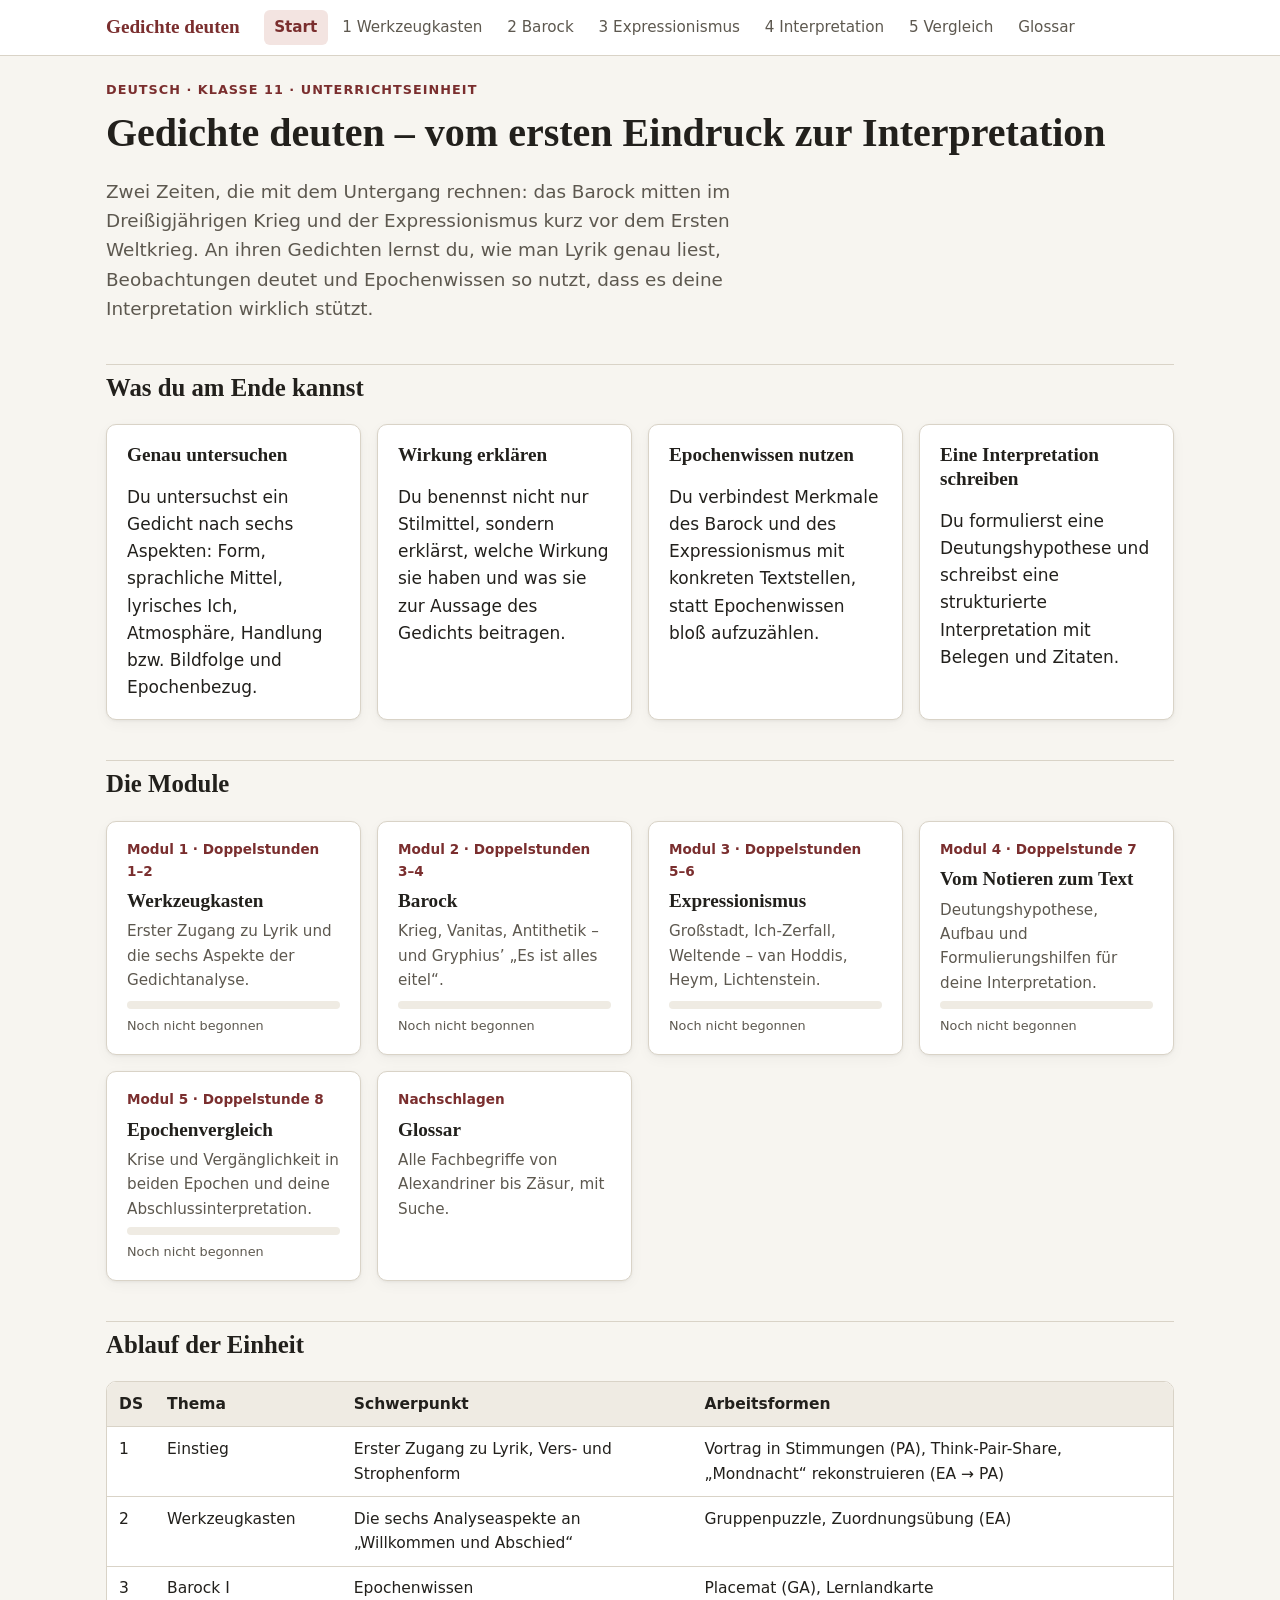
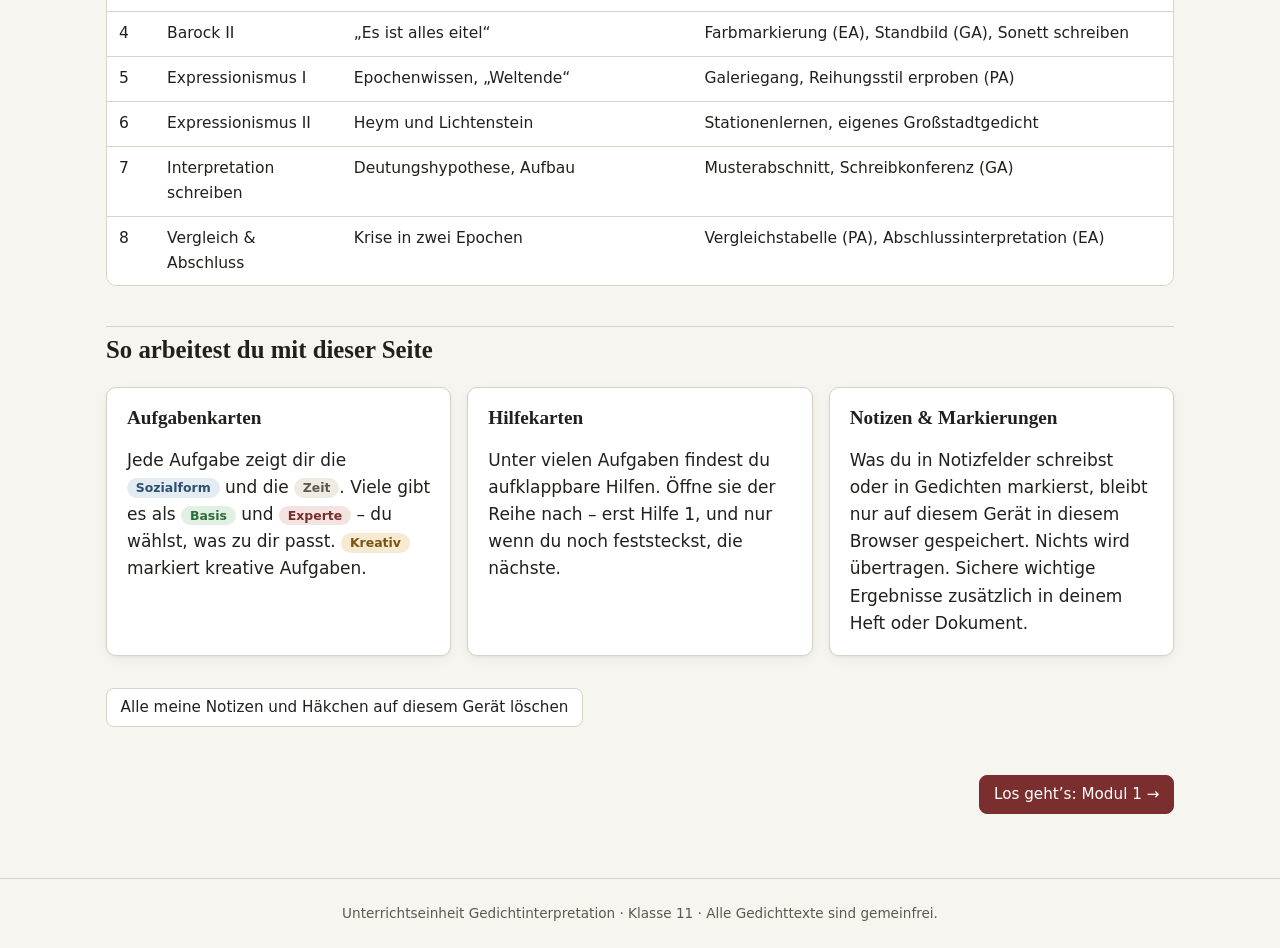
<file: index.html>
<!DOCTYPE html>
<html lang="de">
<head>
  <meta charset="utf-8">
  <meta name="viewport" content="width=device-width, initial-scale=1">
  <title>Gedichte deuten – Start</title>
  <meta name="description" content="Unterrichtseinheit Gedichtinterpretation für die Klasse 11 am beruflichen Gymnasium: Barock und Expressionismus.">
  <link rel="stylesheet" href="style.css">
</head>
<body>
  <a class="skip-link" href="#inhalt">Zum Inhalt springen</a>
  <header class="site-header">
    <div class="header-inner">
      <a class="brand" href="index.html">Gedichte deuten</a>
      <button class="nav-toggle" aria-expanded="false" aria-controls="nav">Menü</button>
      <nav class="site-nav" id="nav" aria-label="Hauptnavigation">
        <ul>
          <li><a href="index.html" aria-current="page">Start</a></li>
          <li><a href="werkzeugkasten.html">1 Werkzeugkasten</a></li>
          <li><a href="barock.html">2 Barock</a></li>
          <li><a href="expressionismus.html">3 Expressionismus</a></li>
          <li><a href="interpretation.html">4 Interpretation</a></li>
          <li><a href="vergleich.html">5 Vergleich</a></li>
          <li><a href="glossar.html">Glossar</a></li>
        </ul>
      </nav>
    </div>
  </header>

  <main id="inhalt" class="wide">
    <p class="eyebrow">Deutsch · Klasse 11 · Unterrichtseinheit</p>
    <h1>Gedichte deuten – vom ersten Eindruck zur Interpretation</h1>
    <p class="lead">Zwei Zeiten, die mit dem Untergang rechnen: das Barock mitten im Dreißigjährigen Krieg und der Expressionismus kurz vor dem Ersten Weltkrieg. An ihren Gedichten lernst du, wie man Lyrik genau liest, Beobachtungen deutet und Epochenwissen so nutzt, dass es deine Interpretation wirklich stützt.</p>

    <h2>Was du am Ende kannst</h2>
    <div class="grid">
      <div class="card">
        <h3>Genau untersuchen</h3>
        <p>Du untersuchst ein Gedicht nach sechs Aspekten: Form, sprachliche Mittel, lyrisches Ich, Atmosphäre, Handlung bzw. Bildfolge und Epochenbezug.</p>
      </div>
      <div class="card">
        <h3>Wirkung erklären</h3>
        <p>Du benennst nicht nur Stilmittel, sondern erklärst, welche Wirkung sie haben und was sie zur Aussage des Gedichts beitragen.</p>
      </div>
      <div class="card">
        <h3>Epochenwissen nutzen</h3>
        <p>Du verbindest Merkmale des Barock und des Expressionismus mit konkreten Textstellen, statt Epochenwissen bloß aufzuzählen.</p>
      </div>
      <div class="card">
        <h3>Eine Interpretation schreiben</h3>
        <p>Du formulierst eine Deutungshypothese und schreibst eine strukturierte Interpretation mit Belegen und Zitaten.</p>
      </div>
    </div>

    <h2>Die Module</h2>
    <div class="grid">
      <a class="card module-card" href="werkzeugkasten.html" data-progress="m1">
        <span class="num">Modul 1 · Doppelstunden 1–2</span>
        <h3>Werkzeugkasten</h3>
        <p>Erster Zugang zu Lyrik und die sechs Aspekte der Gedichtanalyse.</p>
        <div class="progress"><span></span></div><span class="progress-label"></span>
      </a>
      <a class="card module-card" href="barock.html" data-progress="m2">
        <span class="num">Modul 2 · Doppelstunden 3–4</span>
        <h3>Barock</h3>
        <p>Krieg, Vanitas, Antithetik – und Gryphius’ „Es ist alles eitel“.</p>
        <div class="progress"><span></span></div><span class="progress-label"></span>
      </a>
      <a class="card module-card" href="expressionismus.html" data-progress="m3">
        <span class="num">Modul 3 · Doppelstunden 5–6</span>
        <h3>Expressionismus</h3>
        <p>Großstadt, Ich-Zerfall, Weltende – van Hoddis, Heym, Lichtenstein.</p>
        <div class="progress"><span></span></div><span class="progress-label"></span>
      </a>
      <a class="card module-card" href="interpretation.html" data-progress="m4">
        <span class="num">Modul 4 · Doppelstunde 7</span>
        <h3>Vom Notieren zum Text</h3>
        <p>Deutungshypothese, Aufbau und Formulierungshilfen für deine Interpretation.</p>
        <div class="progress"><span></span></div><span class="progress-label"></span>
      </a>
      <a class="card module-card" href="vergleich.html" data-progress="m5">
        <span class="num">Modul 5 · Doppelstunde 8</span>
        <h3>Epochenvergleich</h3>
        <p>Krise und Vergänglichkeit in beiden Epochen und deine Abschlussinterpretation.</p>
        <div class="progress"><span></span></div><span class="progress-label"></span>
      </a>
      <a class="card module-card" href="glossar.html">
        <span class="num">Nachschlagen</span>
        <h3>Glossar</h3>
        <p>Alle Fachbegriffe von Alexandriner bis Zäsur, mit Suche.</p>
      </a>
    </div>

    <h2>Ablauf der Einheit</h2>
    <div class="table-wrap">
      <table>
        <thead>
          <tr><th>DS</th><th>Thema</th><th>Schwerpunkt</th><th>Arbeitsformen</th></tr>
        </thead>
        <tbody>
          <tr><td>1</td><td>Einstieg</td><td>Erster Zugang zu Lyrik, Vers- und Strophenform</td><td>Vortrag in Stimmungen (PA), Think-Pair-Share, „Mondnacht“ rekonstruieren (EA → PA)</td></tr>
          <tr><td>2</td><td>Werkzeugkasten</td><td>Die sechs Analyseaspekte an „Willkommen und Abschied“</td><td>Gruppenpuzzle, Zuordnungsübung (EA)</td></tr>
          <tr><td>3</td><td>Barock I</td><td>Epochenwissen</td><td>Placemat (GA), Lernlandkarte</td></tr>
          <tr><td>4</td><td>Barock II</td><td>„Es ist alles eitel“</td><td>Farbmarkierung (EA), Standbild (GA), Sonett schreiben</td></tr>
          <tr><td>5</td><td>Expressionismus I</td><td>Epochenwissen, „Weltende“</td><td>Galeriegang, Reihungsstil erproben (PA)</td></tr>
          <tr><td>6</td><td>Expressionismus II</td><td>Heym und Lichtenstein</td><td>Stationenlernen, eigenes Großstadtgedicht</td></tr>
          <tr><td>7</td><td>Interpretation schreiben</td><td>Deutungshypothese, Aufbau</td><td>Musterabschnitt, Schreibkonferenz (GA)</td></tr>
          <tr><td>8</td><td>Vergleich &amp; Abschluss</td><td>Krise in zwei Epochen</td><td>Vergleichstabelle (PA), Abschlussinterpretation (EA)</td></tr>
        </tbody>
      </table>
    </div>

    <h2>So arbeitest du mit dieser Seite</h2>
    <div class="grid">
      <div class="card">
        <h3>Aufgabenkarten</h3>
        <p>Jede Aufgabe zeigt dir die <span class="tag sf">Sozialform</span> und die <span class="tag">Zeit</span>. Viele gibt es als <span class="tag level-basis">Basis</span> und <span class="tag level-experte">Experte</span> – du wählst, was zu dir passt. <span class="tag kreativ">Kreativ</span> markiert kreative Aufgaben.</p>
      </div>
      <div class="card">
        <h3>Hilfekarten</h3>
        <p>Unter vielen Aufgaben findest du aufklappbare Hilfen. Öffne sie der Reihe nach – erst Hilfe 1, und nur wenn du noch feststeckst, die nächste.</p>
      </div>
      <div class="card">
        <h3>Notizen &amp; Markierungen</h3>
        <p>Was du in Notizfelder schreibst oder in Gedichten markierst, bleibt nur auf diesem Gerät in diesem Browser gespeichert. Nichts wird übertragen. Sichere wichtige Ergebnisse zusätzlich in deinem Heft oder Dokument.</p>
      </div>
    </div>

    <p style="margin-top:2rem"><button id="reset-all">Alle meine Notizen und Häkchen auf diesem Gerät löschen</button></p>

    <div class="pager">
      <span></span>
      <a class="btn btn-primary" href="werkzeugkasten.html">Los geht’s: Modul 1 →</a>
    </div>
  </main>

  <footer class="site-footer">
    Unterrichtseinheit Gedichtinterpretation · Klasse 11 · Alle Gedichttexte sind gemeinfrei.
  </footer>
  <script src="script.js"></script>
</body>
</html>
</file>
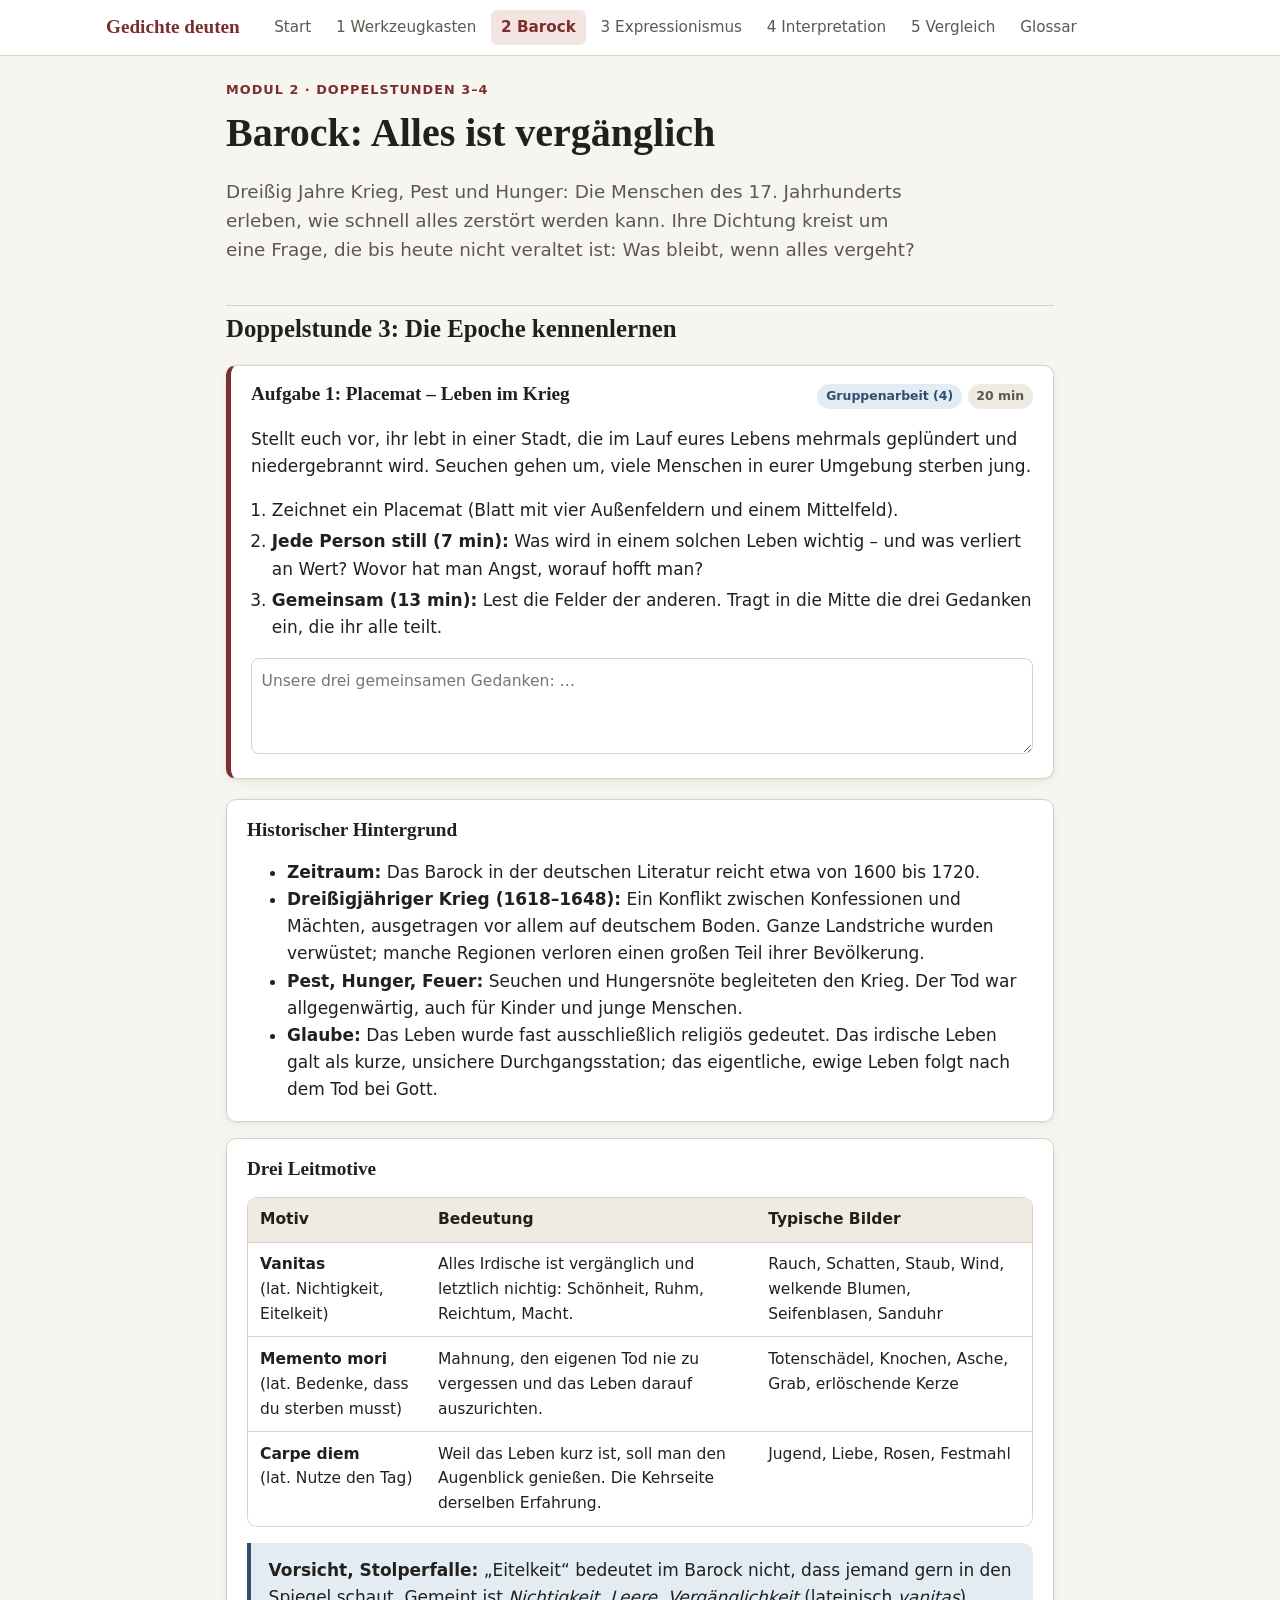
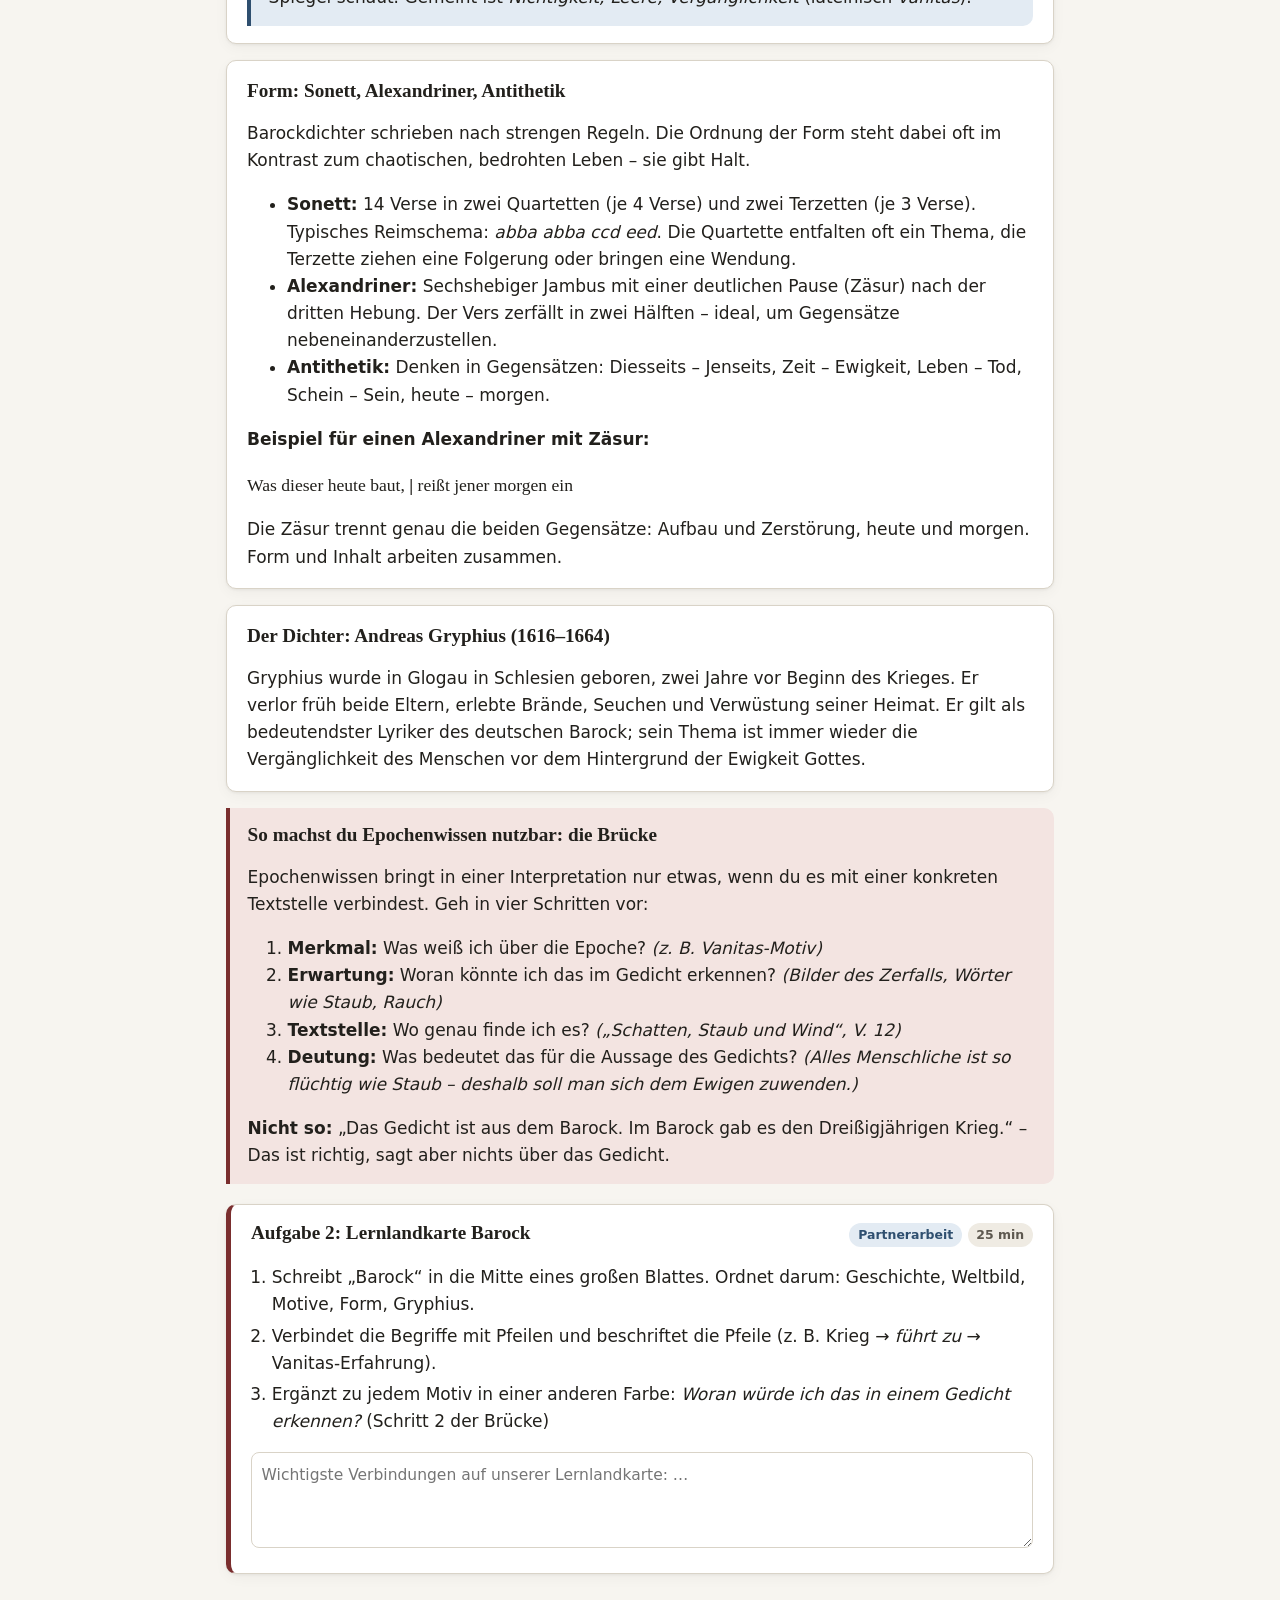
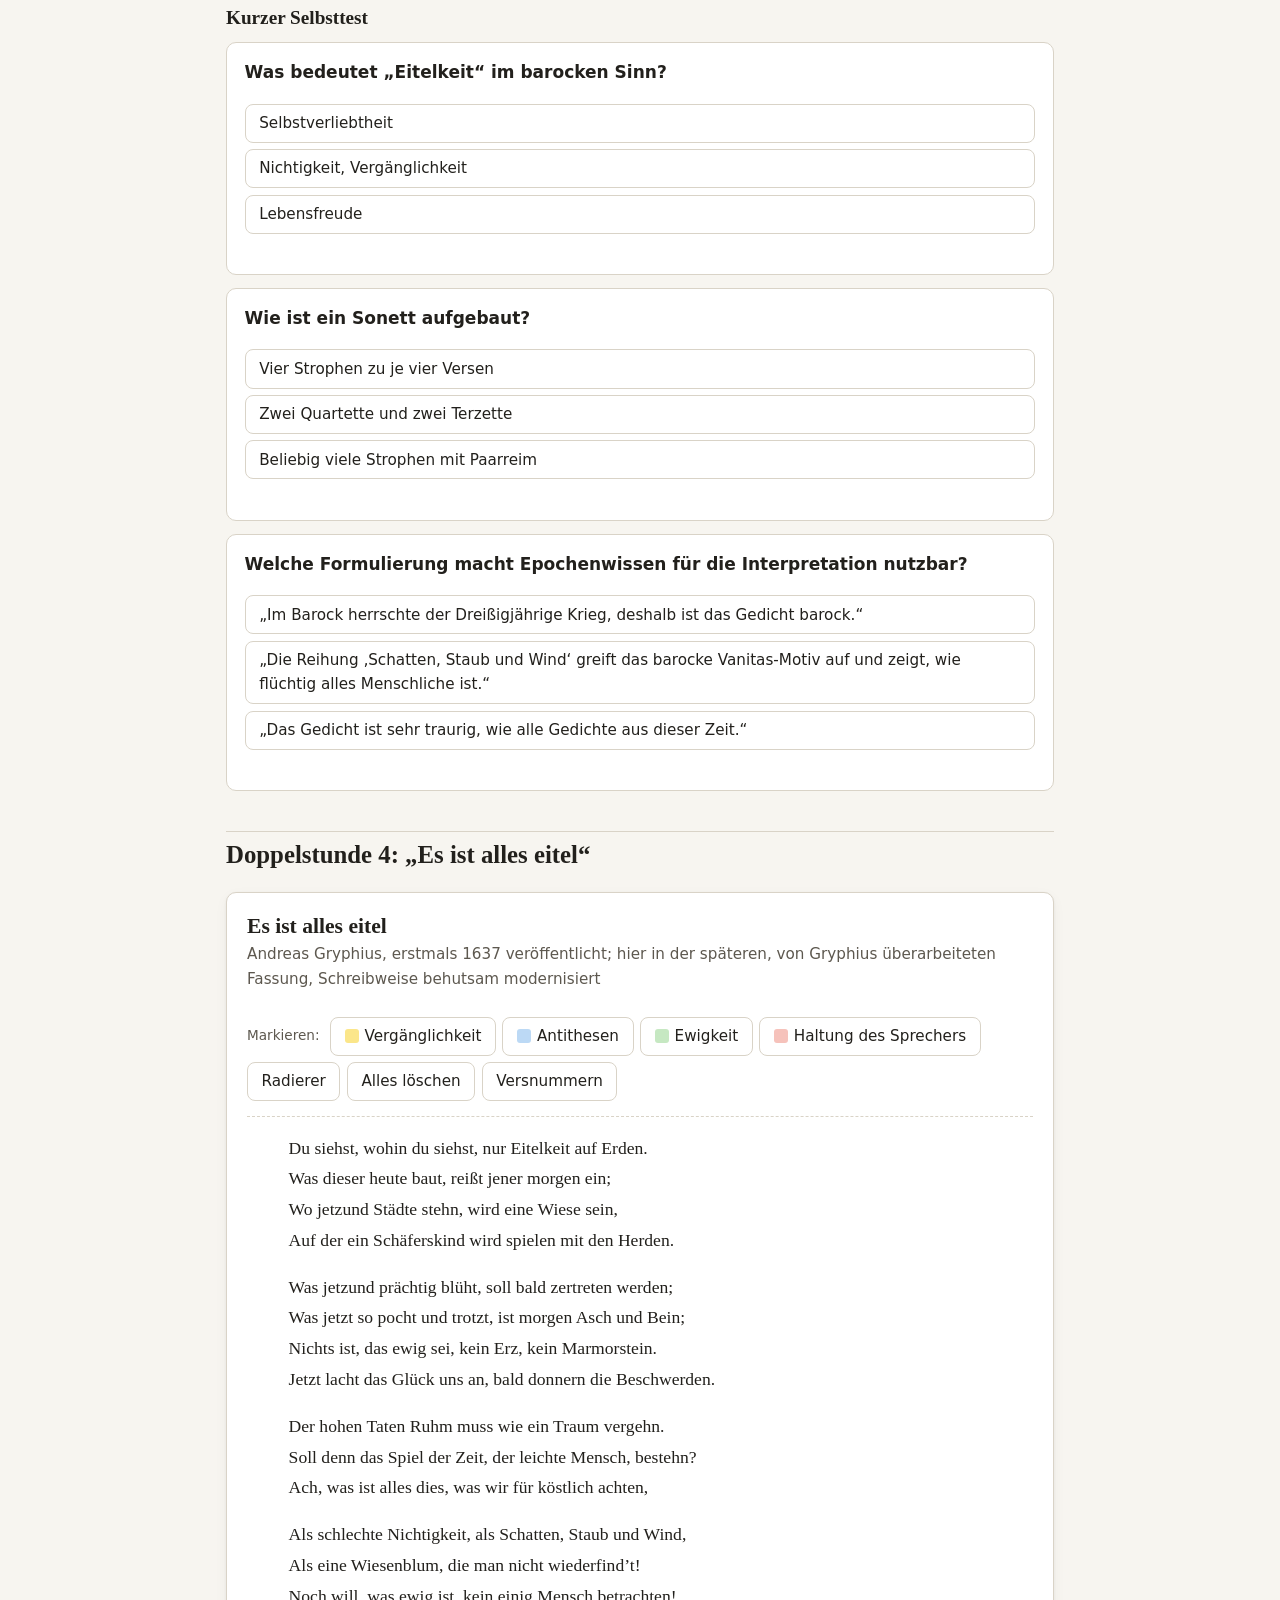
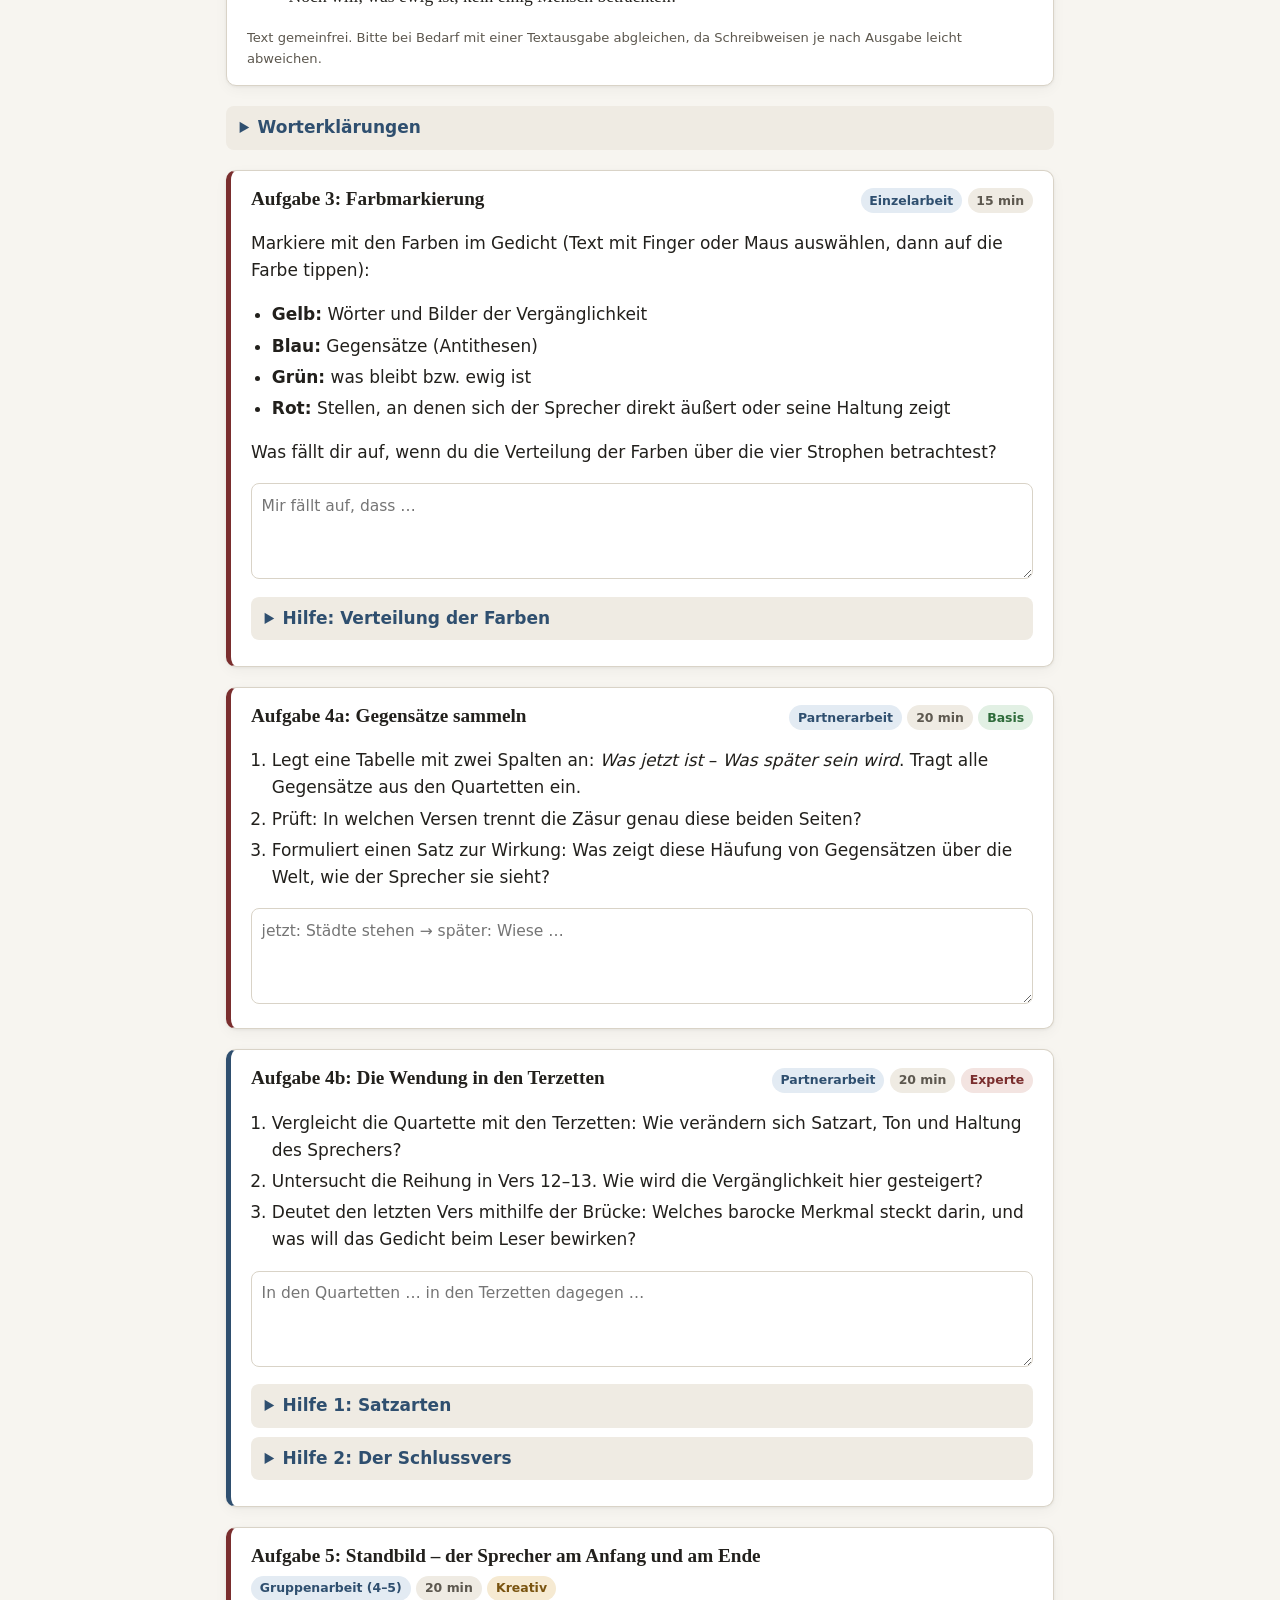
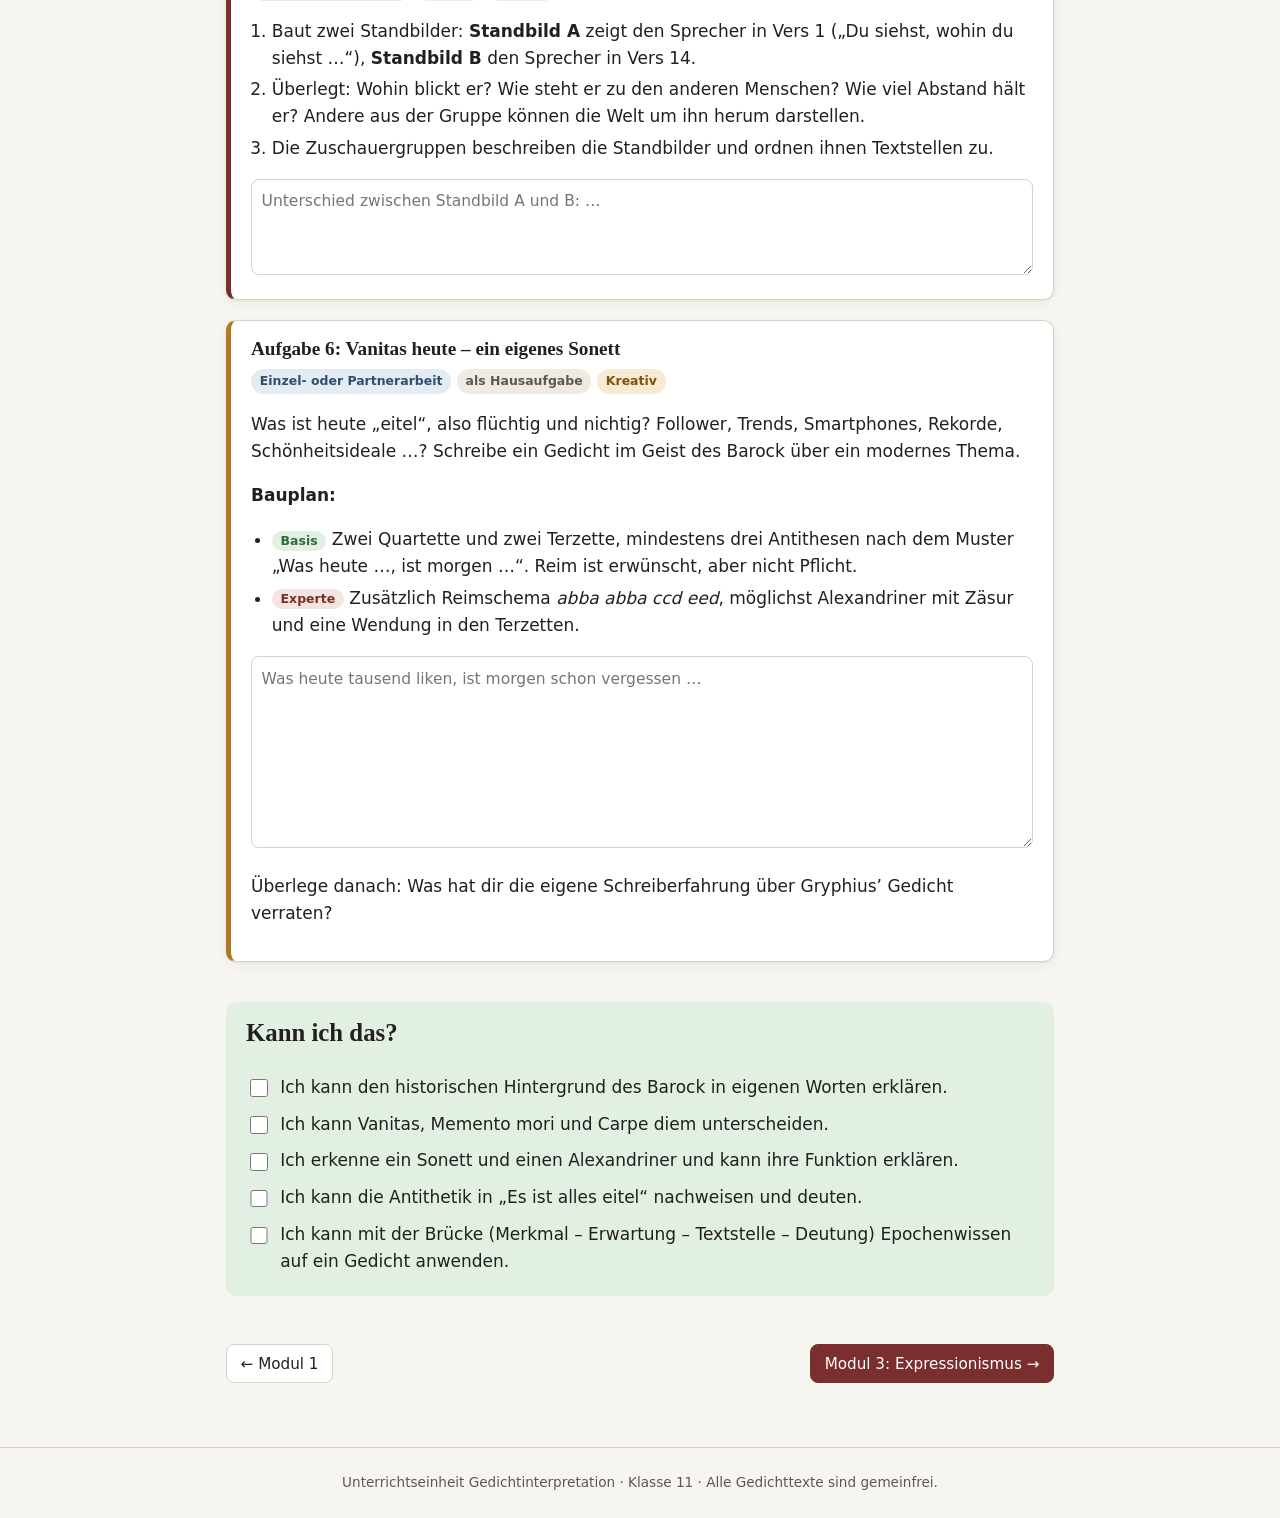
<file: barock.html>
<!DOCTYPE html>
<html lang="de">
<head>
  <meta charset="utf-8">
  <meta name="viewport" content="width=device-width, initial-scale=1">
  <title>Modul 2 – Barock | Gedichte deuten</title>
  <link rel="stylesheet" href="style.css">
</head>
<body>
  <a class="skip-link" href="#inhalt">Zum Inhalt springen</a>
  <header class="site-header">
    <div class="header-inner">
      <a class="brand" href="index.html">Gedichte deuten</a>
      <button class="nav-toggle" aria-expanded="false" aria-controls="nav">Menü</button>
      <nav class="site-nav" id="nav" aria-label="Hauptnavigation">
        <ul>
          <li><a href="index.html">Start</a></li>
          <li><a href="werkzeugkasten.html">1 Werkzeugkasten</a></li>
          <li><a href="barock.html" aria-current="page">2 Barock</a></li>
          <li><a href="expressionismus.html">3 Expressionismus</a></li>
          <li><a href="interpretation.html">4 Interpretation</a></li>
          <li><a href="vergleich.html">5 Vergleich</a></li>
          <li><a href="glossar.html">Glossar</a></li>
        </ul>
      </nav>
    </div>
  </header>

  <main id="inhalt">
    <p class="eyebrow">Modul 2 · Doppelstunden 3–4</p>
    <h1>Barock: Alles ist vergänglich</h1>
    <p class="lead">Dreißig Jahre Krieg, Pest und Hunger: Die Menschen des 17. Jahrhunderts erleben, wie schnell alles zerstört werden kann. Ihre Dichtung kreist um eine Frage, die bis heute nicht veraltet ist: Was bleibt, wenn alles vergeht?</p>

    <!-- ===================== DS 3 ===================== -->
    <h2>Doppelstunde 3: Die Epoche kennenlernen</h2>

    <div class="task">
      <div class="task-head">
        <h3>Aufgabe 1: Placemat – Leben im Krieg</h3>
        <div class="tags"><span class="tag sf">Gruppenarbeit (4)</span><span class="tag">20 min</span></div>
      </div>
      <p>Stellt euch vor, ihr lebt in einer Stadt, die im Lauf eures Lebens mehrmals geplündert und niedergebrannt wird. Seuchen gehen um, viele Menschen in eurer Umgebung sterben jung.</p>
      <ol>
        <li>Zeichnet ein Placemat (Blatt mit vier Außenfeldern und einem Mittelfeld).</li>
        <li><strong>Jede Person still (7 min):</strong> Was wird in einem solchen Leben wichtig – und was verliert an Wert? Wovor hat man Angst, worauf hofft man?</li>
        <li><strong>Gemeinsam (13 min):</strong> Lest die Felder der anderen. Tragt in die Mitte die drei Gedanken ein, die ihr alle teilt.</li>
      </ol>
      <textarea data-save="m2-a1" placeholder="Unsere drei gemeinsamen Gedanken: …"></textarea>
    </div>

    <div class="card">
      <h3>Historischer Hintergrund</h3>
      <ul>
        <li><strong>Zeitraum:</strong> Das Barock in der deutschen Literatur reicht etwa von 1600 bis 1720.</li>
        <li><strong>Dreißigjähriger Krieg (1618–1648):</strong> Ein Konflikt zwischen Konfessionen und Mächten, ausgetragen vor allem auf deutschem Boden. Ganze Landstriche wurden verwüstet; manche Regionen verloren einen großen Teil ihrer Bevölkerung.</li>
        <li><strong>Pest, Hunger, Feuer:</strong> Seuchen und Hungersnöte begleiteten den Krieg. Der Tod war allgegenwärtig, auch für Kinder und junge Menschen.</li>
        <li><strong>Glaube:</strong> Das Leben wurde fast ausschließlich religiös gedeutet. Das irdische Leben galt als kurze, unsichere Durchgangsstation; das eigentliche, ewige Leben folgt nach dem Tod bei Gott.</li>
      </ul>
    </div>

    <div class="card">
      <h3>Drei Leitmotive</h3>
      <div class="table-wrap">
        <table>
          <thead><tr><th>Motiv</th><th>Bedeutung</th><th>Typische Bilder</th></tr></thead>
          <tbody>
            <tr><td><strong>Vanitas</strong><br>(lat. Nichtigkeit, Eitelkeit)</td><td>Alles Irdische ist vergänglich und letztlich nichtig: Schönheit, Ruhm, Reichtum, Macht.</td><td>Rauch, Schatten, Staub, Wind, welkende Blumen, Seifenblasen, Sanduhr</td></tr>
            <tr><td><strong>Memento mori</strong><br>(lat. Bedenke, dass du sterben musst)</td><td>Mahnung, den eigenen Tod nie zu vergessen und das Leben darauf auszurichten.</td><td>Totenschädel, Knochen, Asche, Grab, erlöschende Kerze</td></tr>
            <tr><td><strong>Carpe diem</strong><br>(lat. Nutze den Tag)</td><td>Weil das Leben kurz ist, soll man den Augenblick genießen. Die Kehrseite derselben Erfahrung.</td><td>Jugend, Liebe, Rosen, Festmahl</td></tr>
          </tbody>
        </table>
      </div>
      <div class="info">
        <p><strong>Vorsicht, Stolperfalle:</strong> „Eitelkeit“ bedeutet im Barock nicht, dass jemand gern in den Spiegel schaut. Gemeint ist <em>Nichtigkeit, Leere, Vergänglichkeit</em> (lateinisch <em>vanitas</em>).</p>
      </div>
    </div>

    <div class="card">
      <h3>Form: Sonett, Alexandriner, Antithetik</h3>
      <p>Barockdichter schrieben nach strengen Regeln. Die Ordnung der Form steht dabei oft im Kontrast zum chaotischen, bedrohten Leben – sie gibt Halt.</p>
      <ul>
        <li><strong>Sonett:</strong> 14 Verse in zwei Quartetten (je 4 Verse) und zwei Terzetten (je 3 Verse). Typisches Reimschema: <em>abba abba ccd eed</em>. Die Quartette entfalten oft ein Thema, die Terzette ziehen eine Folgerung oder bringen eine Wendung.</li>
        <li><strong>Alexandriner:</strong> Sechshebiger Jambus mit einer deutlichen Pause (Zäsur) nach der dritten Hebung. Der Vers zerfällt in zwei Hälften – ideal, um Gegensätze nebeneinanderzustellen.</li>
        <li><strong>Antithetik:</strong> Denken in Gegensätzen: Diesseits – Jenseits, Zeit – Ewigkeit, Leben – Tod, Schein – Sein, heute – morgen.</li>
      </ul>
      <p><strong>Beispiel für einen Alexandriner mit Zäsur:</strong></p>
      <p style="font-family:var(--font-text); font-size:1.1rem">Was dieser heute baut, <strong>|</strong> reißt jener morgen ein</p>
      <p>Die Zäsur trennt genau die beiden Gegensätze: Aufbau und Zerstörung, heute und morgen. Form und Inhalt arbeiten zusammen.</p>
    </div>

    <div class="card">
      <h3>Der Dichter: Andreas Gryphius (1616–1664)</h3>
      <p>Gryphius wurde in Glogau in Schlesien geboren, zwei Jahre vor Beginn des Krieges. Er verlor früh beide Eltern, erlebte Brände, Seuchen und Verwüstung seiner Heimat. Er gilt als bedeutendster Lyriker des deutschen Barock; sein Thema ist immer wieder die Vergänglichkeit des Menschen vor dem Hintergrund der Ewigkeit Gottes.</p>
    </div>

    <div class="method">
      <h3>So machst du Epochenwissen nutzbar: die Brücke</h3>
      <p>Epochenwissen bringt in einer Interpretation nur etwas, wenn du es mit einer konkreten Textstelle verbindest. Geh in vier Schritten vor:</p>
      <ol>
        <li><strong>Merkmal:</strong> Was weiß ich über die Epoche? <em>(z. B. Vanitas-Motiv)</em></li>
        <li><strong>Erwartung:</strong> Woran könnte ich das im Gedicht erkennen? <em>(Bilder des Zerfalls, Wörter wie Staub, Rauch)</em></li>
        <li><strong>Textstelle:</strong> Wo genau finde ich es? <em>(„Schatten, Staub und Wind“, V. 12)</em></li>
        <li><strong>Deutung:</strong> Was bedeutet das für die Aussage des Gedichts? <em>(Alles Menschliche ist so flüchtig wie Staub – deshalb soll man sich dem Ewigen zuwenden.)</em></li>
      </ol>
      <p><strong>Nicht so:</strong> „Das Gedicht ist aus dem Barock. Im Barock gab es den Dreißigjährigen Krieg.“ – Das ist richtig, sagt aber nichts über das Gedicht.</p>
    </div>

    <div class="task">
      <div class="task-head">
        <h3>Aufgabe 2: Lernlandkarte Barock</h3>
        <div class="tags"><span class="tag sf">Partnerarbeit</span><span class="tag">25 min</span></div>
      </div>
      <ol>
        <li>Schreibt „Barock“ in die Mitte eines großen Blattes. Ordnet darum: Geschichte, Weltbild, Motive, Form, Gryphius.</li>
        <li>Verbindet die Begriffe mit Pfeilen und beschriftet die Pfeile (z. B. Krieg → <em>führt zu</em> → Vanitas-Erfahrung).</li>
        <li>Ergänzt zu jedem Motiv in einer anderen Farbe: <em>Woran würde ich das in einem Gedicht erkennen?</em> (Schritt 2 der Brücke)</li>
      </ol>
      <textarea data-save="m2-a2" placeholder="Wichtigste Verbindungen auf unserer Lernlandkarte: …"></textarea>
    </div>

    <h3 style="margin-top:2rem">Kurzer Selbsttest</h3>
    <div class="quiz">
      <div class="q">
        <p>Was bedeutet „Eitelkeit“ im barocken Sinn?</p>
        <div class="opts">
          <button class="opt" data-correct="false" data-fb="Das ist die heutige Bedeutung, nicht die barocke.">Selbstverliebtheit</button>
          <button class="opt" data-correct="true" data-fb="Vanitas meint die Nichtigkeit und Vergänglichkeit alles Irdischen.">Nichtigkeit, Vergänglichkeit</button>
          <button class="opt" data-correct="false" data-fb="Nein – das passt eher zu Carpe diem.">Lebensfreude</button>
        </div>
        <p class="feedback" aria-live="polite"></p>
      </div>
      <div class="q">
        <p>Wie ist ein Sonett aufgebaut?</p>
        <div class="opts">
          <button class="opt" data-correct="false" data-fb="Das sind 16 Verse – zu viele.">Vier Strophen zu je vier Versen</button>
          <button class="opt" data-correct="true" data-fb="Zwei Quartette und zwei Terzette ergeben 14 Verse.">Zwei Quartette und zwei Terzette</button>
          <button class="opt" data-correct="false" data-fb="Eine feste Strophenform hat das Sonett sehr wohl.">Beliebig viele Strophen mit Paarreim</button>
        </div>
        <p class="feedback" aria-live="polite"></p>
      </div>
      <div class="q">
        <p>Welche Formulierung macht Epochenwissen für die Interpretation nutzbar?</p>
        <div class="opts">
          <button class="opt" data-correct="false" data-fb="Das ist reines Epochenwissen ohne Bezug zum Text.">„Im Barock herrschte der Dreißigjährige Krieg, deshalb ist das Gedicht barock.“</button>
          <button class="opt" data-correct="true" data-fb="Merkmal, Textstelle und Deutung sind verbunden.">„Die Reihung ‚Schatten, Staub und Wind‘ greift das barocke Vanitas-Motiv auf und zeigt, wie flüchtig alles Menschliche ist.“</button>
          <button class="opt" data-correct="false" data-fb="Die Stimmung wird nur behauptet, nicht belegt.">„Das Gedicht ist sehr traurig, wie alle Gedichte aus dieser Zeit.“</button>
        </div>
        <p class="feedback" aria-live="polite"></p>
      </div>
    </div>

    <!-- ===================== DS 4 ===================== -->
    <h2>Doppelstunde 4: „Es ist alles eitel“</h2>

    <div class="poem-box" data-marker="gryphius" data-version="1">
      <h3 class="poem-title">Es ist alles eitel</h3>
      <p class="poem-meta">Andreas Gryphius, erstmals 1637 veröffentlicht; hier in der späteren, von Gryphius überarbeiteten Fassung, Schreibweise behutsam modernisiert</p>
      <div class="marker-tools" aria-label="Textmarker">
        <span>Markieren:</span>
        <button data-color="yellow" class="swatch"><i style="background:var(--mark-yellow)"></i>Vergänglichkeit</button>
        <button data-color="blue" class="swatch"><i style="background:var(--mark-blue)"></i>Antithesen</button>
        <button data-color="green" class="swatch"><i style="background:var(--mark-green)"></i>Ewigkeit</button>
        <button data-color="red" class="swatch"><i style="background:var(--mark-red)"></i>Haltung des Sprechers</button>
        <button data-color="erase">Radierer</button>
        <button data-clear>Alles löschen</button>
        <button data-numbers>Versnummern</button>
      </div>
      <div class="poem">
        <div class="stanza">
          <span class="line">Du siehst, wohin du siehst, nur Eitelkeit auf Erden.</span>
          <span class="line">Was dieser heute baut, reißt jener morgen ein;</span>
          <span class="line">Wo jetzund Städte stehn, wird eine Wiese sein,</span>
          <span class="line">Auf der ein Schäferskind wird spielen mit den Herden.</span>
        </div>
        <div class="stanza">
          <span class="line">Was jetzund prächtig blüht, soll bald zertreten werden;</span>
          <span class="line">Was jetzt so pocht und trotzt, ist morgen Asch und Bein;</span>
          <span class="line">Nichts ist, das ewig sei, kein Erz, kein Marmorstein.</span>
          <span class="line">Jetzt lacht das Glück uns an, bald donnern die Beschwerden.</span>
        </div>
        <div class="stanza">
          <span class="line">Der hohen Taten Ruhm muss wie ein Traum vergehn.</span>
          <span class="line">Soll denn das Spiel der Zeit, der leichte Mensch, bestehn?</span>
          <span class="line">Ach, was ist alles dies, was wir für köstlich achten,</span>
        </div>
        <div class="stanza">
          <span class="line">Als schlechte Nichtigkeit, als Schatten, Staub und Wind,</span>
          <span class="line">Als eine Wiesenblum, die man nicht wiederfind’t!</span>
          <span class="line">Noch will, was ewig ist, kein einig Mensch betrachten!</span>
        </div>
      </div>
      <p class="poem-source">Text gemeinfrei. Bitte bei Bedarf mit einer Textausgabe abgleichen, da Schreibweisen je nach Ausgabe leicht abweichen.</p>
    </div>

    <details>
      <summary>Worterklärungen</summary>
      <ul>
        <li><strong>Eitelkeit:</strong> Nichtigkeit, Vergänglichkeit (vanitas)</li>
        <li><strong>jetzund:</strong> jetzt</li>
        <li><strong>pochen und trotzen:</strong> prahlen, sich stark und unbezwingbar geben</li>
        <li><strong>Asch und Bein:</strong> Asche und Knochen</li>
        <li><strong>Erz:</strong> Metall, z. B. Bronze für Denkmäler</li>
        <li><strong>Beschwerden:</strong> Unglück, Leid</li>
        <li><strong>schlecht:</strong> schlicht, bloß</li>
        <li><strong>kein einig Mensch:</strong> kein einziger Mensch</li>
      </ul>
    </details>

    <div class="task">
      <div class="task-head">
        <h3>Aufgabe 3: Farbmarkierung</h3>
        <div class="tags"><span class="tag sf">Einzelarbeit</span><span class="tag">15 min</span></div>
      </div>
      <p>Markiere mit den Farben im Gedicht (Text mit Finger oder Maus auswählen, dann auf die Farbe tippen):</p>
      <ul>
        <li><strong>Gelb:</strong> Wörter und Bilder der Vergänglichkeit</li>
        <li><strong>Blau:</strong> Gegensätze (Antithesen)</li>
        <li><strong>Grün:</strong> was bleibt bzw. ewig ist</li>
        <li><strong>Rot:</strong> Stellen, an denen sich der Sprecher direkt äußert oder seine Haltung zeigt</li>
      </ul>
      <p>Was fällt dir auf, wenn du die Verteilung der Farben über die vier Strophen betrachtest?</p>
      <textarea data-save="m2-a3" placeholder="Mir fällt auf, dass …"></textarea>
      <details>
        <summary>Hilfe: Verteilung der Farben</summary>
        <p>Achte darauf, wo die meisten blauen Stellen stehen und wo zum ersten Mal Rot auftaucht. Wo steht das einzige Grün – und mit welchem Satzzeichen endet das Gedicht?</p>
      </details>
    </div>

    <div class="task">
      <div class="task-head">
        <h3>Aufgabe 4a: Gegensätze sammeln</h3>
        <div class="tags"><span class="tag sf">Partnerarbeit</span><span class="tag">20 min</span><span class="tag level-basis">Basis</span></div>
      </div>
      <ol>
        <li>Legt eine Tabelle mit zwei Spalten an: <em>Was jetzt ist</em> – <em>Was später sein wird</em>. Tragt alle Gegensätze aus den Quartetten ein.</li>
        <li>Prüft: In welchen Versen trennt die Zäsur genau diese beiden Seiten?</li>
        <li>Formuliert einen Satz zur Wirkung: Was zeigt diese Häufung von Gegensätzen über die Welt, wie der Sprecher sie sieht?</li>
      </ol>
      <textarea data-save="m2-a4a" placeholder="jetzt: Städte stehen → später: Wiese …"></textarea>
    </div>

    <div class="task expert">
      <div class="task-head">
        <h3>Aufgabe 4b: Die Wendung in den Terzetten</h3>
        <div class="tags"><span class="tag sf">Partnerarbeit</span><span class="tag">20 min</span><span class="tag level-experte">Experte</span></div>
      </div>
      <ol>
        <li>Vergleicht die Quartette mit den Terzetten: Wie verändern sich Satzart, Ton und Haltung des Sprechers?</li>
        <li>Untersucht die Reihung in Vers 12–13. Wie wird die Vergänglichkeit hier gesteigert?</li>
        <li>Deutet den letzten Vers mithilfe der Brücke: Welches barocke Merkmal steckt darin, und was will das Gedicht beim Leser bewirken?</li>
      </ol>
      <textarea data-save="m2-a4b" placeholder="In den Quartetten … in den Terzetten dagegen …"></textarea>
      <details>
        <summary>Hilfe 1: Satzarten</summary>
        <p>In den Quartetten stehen fast nur Aussagesätze. In den Terzetten kommen eine Frage, ein Ausruf („Ach“) und ein Ausrufezeichen hinzu. Was sagt das über die innere Beteiligung des Sprechers?</p>
      </details>
      <details>
        <summary>Hilfe 2: Der Schlussvers</summary>
        <p>Der letzte Vers ist die Pointe: Erst hier taucht das Ewige auf – und gleichzeitig der Vorwurf, dass kein Mensch es betrachten will. Denk an das Memento mori: Das Gedicht ist auch eine Mahnung.</p>
      </details>
    </div>

    <div class="task">
      <div class="task-head">
        <h3>Aufgabe 5: Standbild – der Sprecher am Anfang und am Ende</h3>
        <div class="tags"><span class="tag sf">Gruppenarbeit (4–5)</span><span class="tag">20 min</span><span class="tag kreativ">Kreativ</span></div>
      </div>
      <ol>
        <li>Baut zwei Standbilder: <strong>Standbild A</strong> zeigt den Sprecher in Vers 1 („Du siehst, wohin du siehst …“), <strong>Standbild B</strong> den Sprecher in Vers 14.</li>
        <li>Überlegt: Wohin blickt er? Wie steht er zu den anderen Menschen? Wie viel Abstand hält er? Andere aus der Gruppe können die Welt um ihn herum darstellen.</li>
        <li>Die Zuschauergruppen beschreiben die Standbilder und ordnen ihnen Textstellen zu.</li>
      </ol>
      <textarea data-save="m2-a5" placeholder="Unterschied zwischen Standbild A und B: …"></textarea>
    </div>

    <div class="task creative">
      <div class="task-head">
        <h3>Aufgabe 6: Vanitas heute – ein eigenes Sonett</h3>
        <div class="tags"><span class="tag sf">Einzel- oder Partnerarbeit</span><span class="tag">als Hausaufgabe</span><span class="tag kreativ">Kreativ</span></div>
      </div>
      <p>Was ist heute „eitel“, also flüchtig und nichtig? Follower, Trends, Smartphones, Rekorde, Schönheitsideale …? Schreibe ein Gedicht im Geist des Barock über ein modernes Thema.</p>
      <p><strong>Bauplan:</strong></p>
      <ul>
        <li><span class="tag level-basis">Basis</span> Zwei Quartette und zwei Terzette, mindestens drei Antithesen nach dem Muster „Was heute …, ist morgen …“. Reim ist erwünscht, aber nicht Pflicht.</li>
        <li><span class="tag level-experte">Experte</span> Zusätzlich Reimschema <em>abba abba ccd eed</em>, möglichst Alexandriner mit Zäsur und eine Wendung in den Terzetten.</li>
      </ul>
      <textarea data-save="m2-a6" placeholder="Was heute tausend liken, ist morgen schon vergessen …" style="min-height:12rem"></textarea>
      <p>Überlege danach: Was hat dir die eigene Schreiberfahrung über Gryphius’ Gedicht verraten?</p>
    </div>

    <section class="selfcheck" data-module="m2">
      <h2>Kann ich das?</h2>
      <label><input type="checkbox"> Ich kann den historischen Hintergrund des Barock in eigenen Worten erklären.</label>
      <label><input type="checkbox"> Ich kann Vanitas, Memento mori und Carpe diem unterscheiden.</label>
      <label><input type="checkbox"> Ich erkenne ein Sonett und einen Alexandriner und kann ihre Funktion erklären.</label>
      <label><input type="checkbox"> Ich kann die Antithetik in „Es ist alles eitel“ nachweisen und deuten.</label>
      <label><input type="checkbox"> Ich kann mit der Brücke (Merkmal – Erwartung – Textstelle – Deutung) Epochenwissen auf ein Gedicht anwenden.</label>
    </section>

    <div class="pager">
      <a class="btn" href="werkzeugkasten.html">← Modul 1</a>
      <a class="btn btn-primary" href="expressionismus.html">Modul 3: Expressionismus →</a>
    </div>
  </main>

  <footer class="site-footer">
    Unterrichtseinheit Gedichtinterpretation · Klasse 11 · Alle Gedichttexte sind gemeinfrei.
  </footer>
  <script src="script.js"></script>
</body>
</html>
</file>
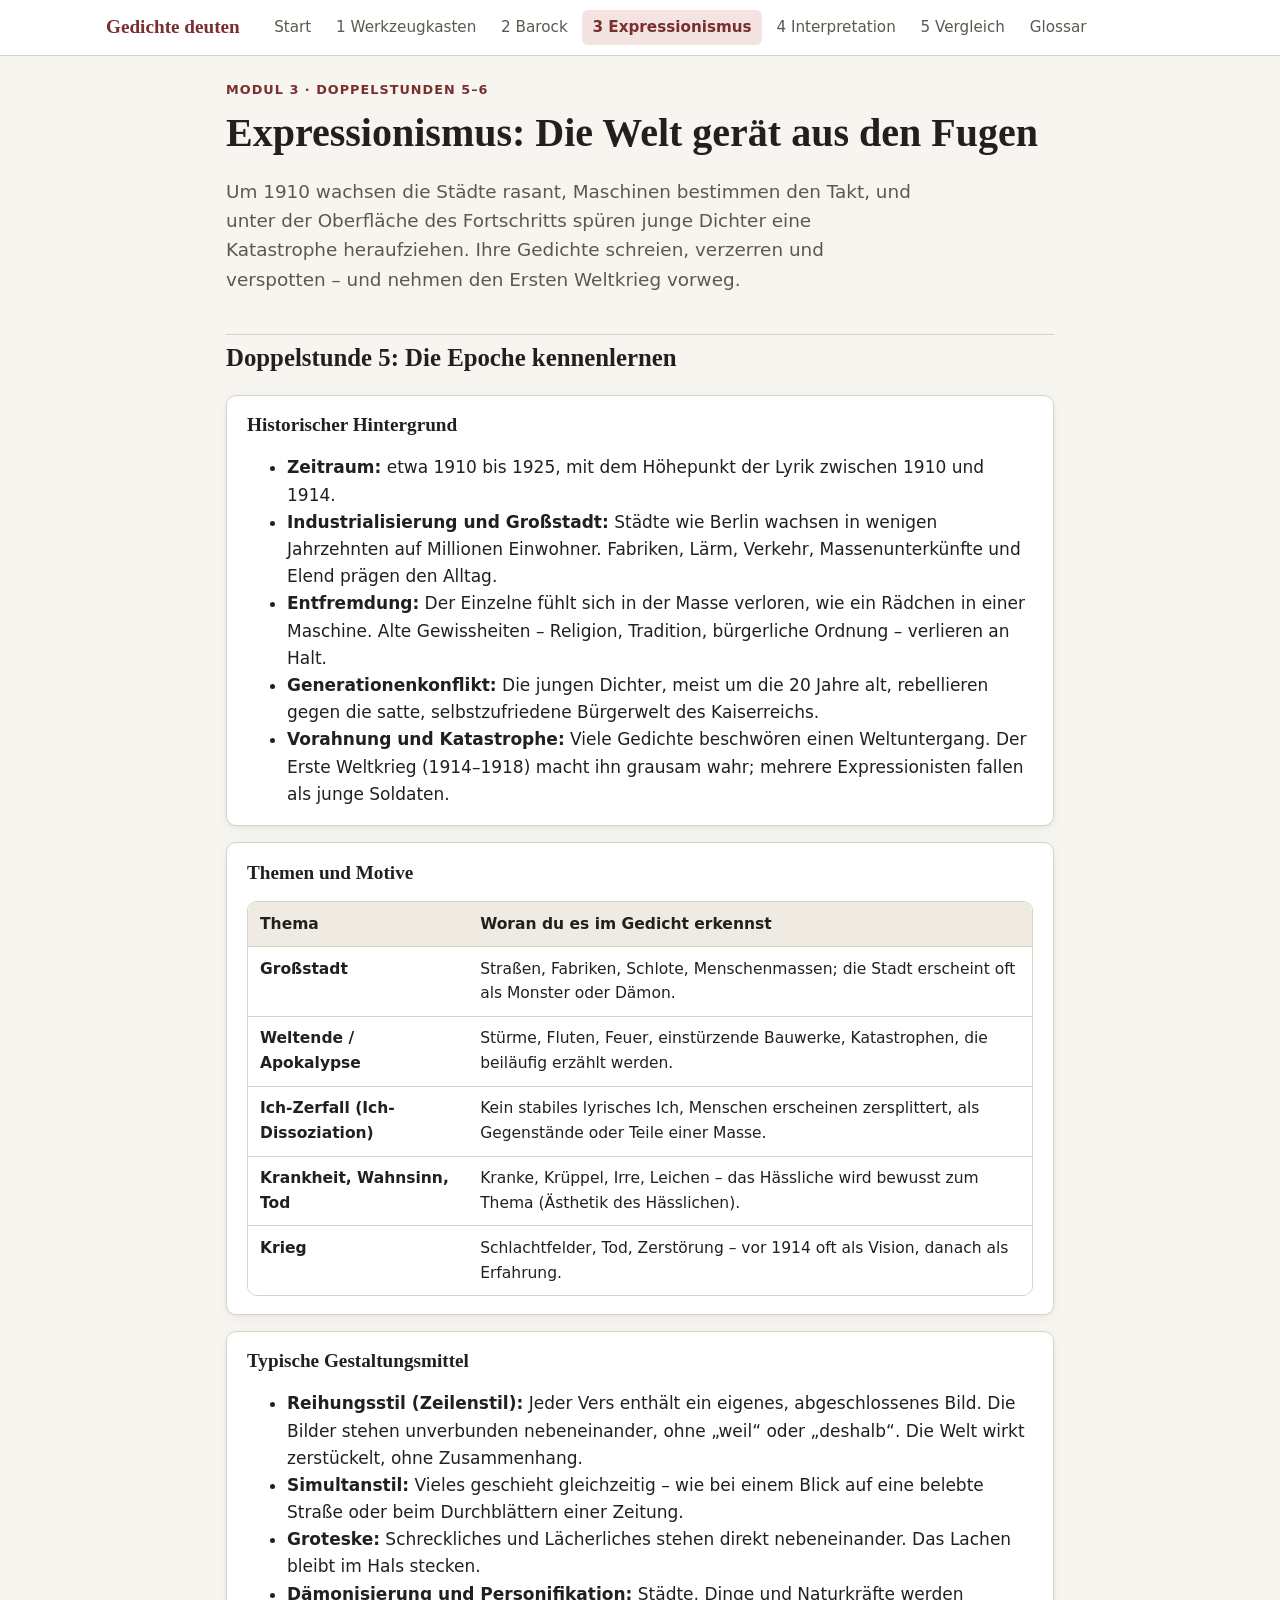
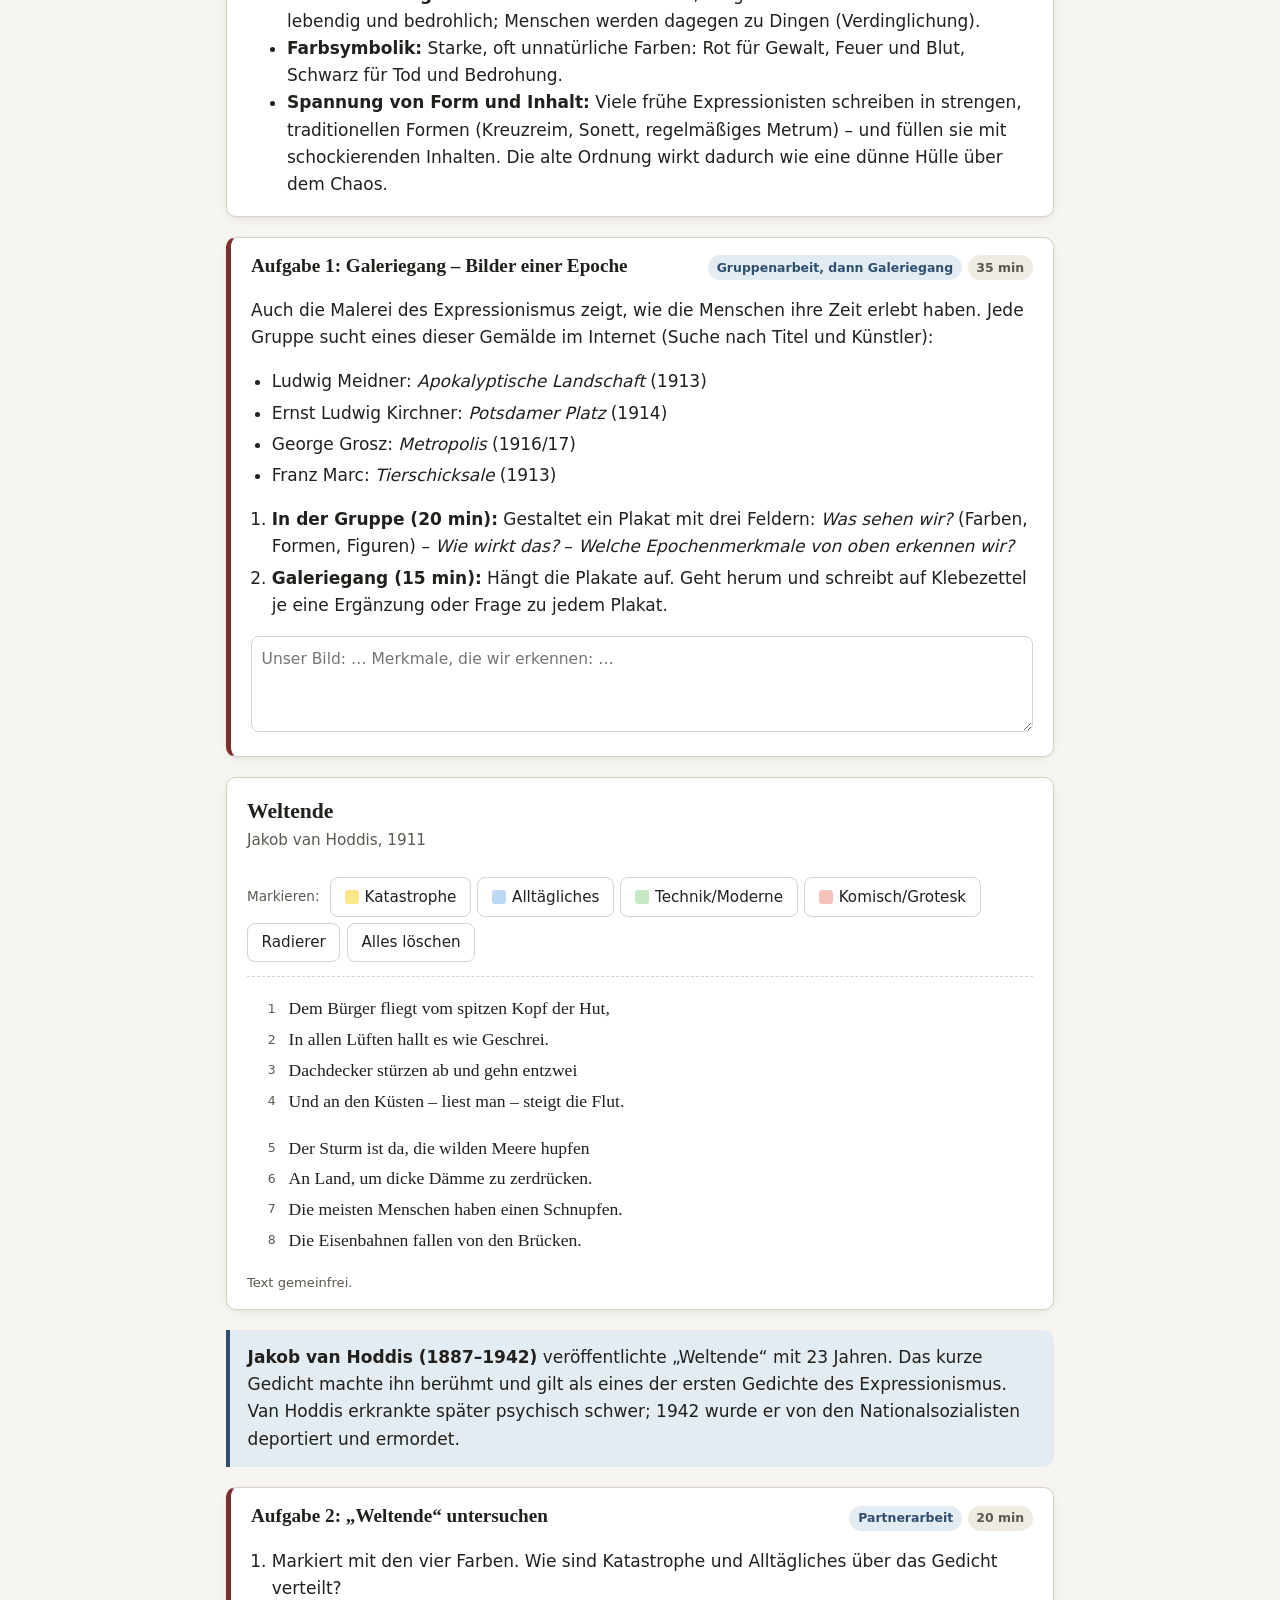
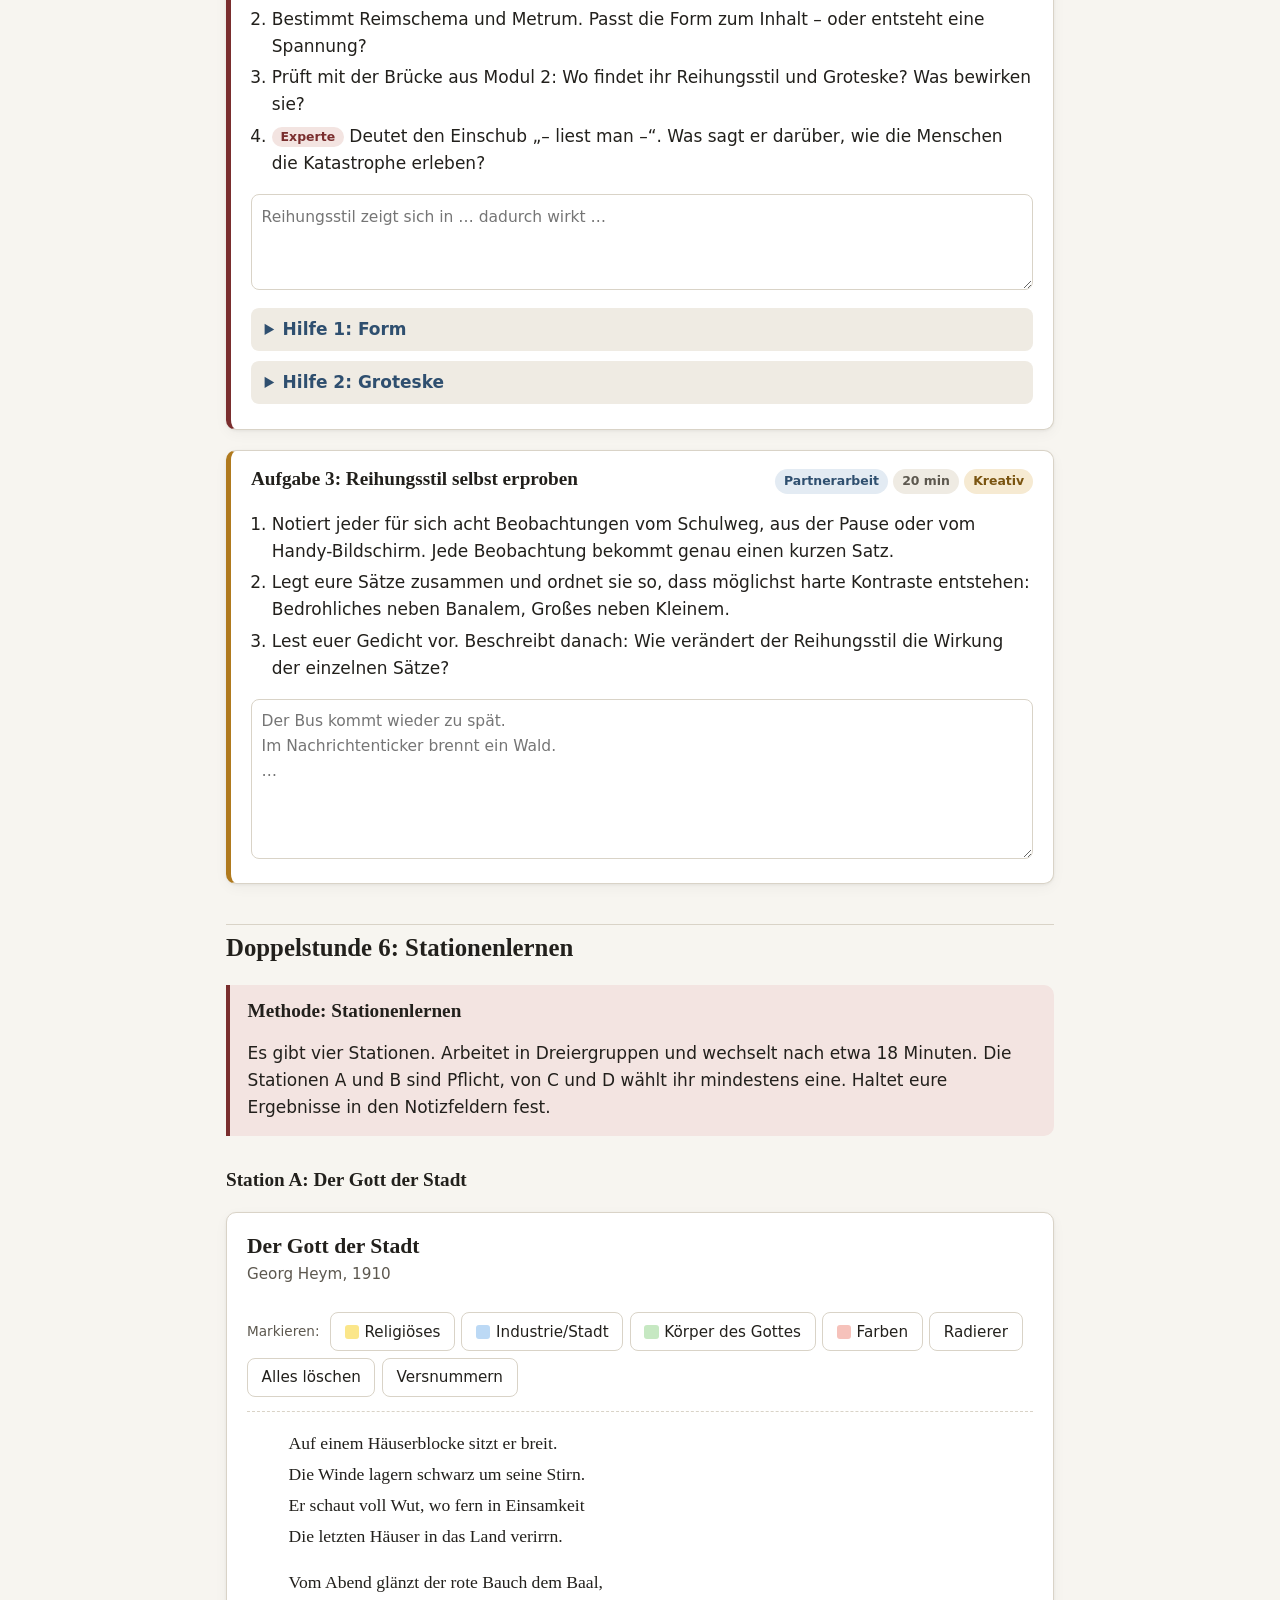
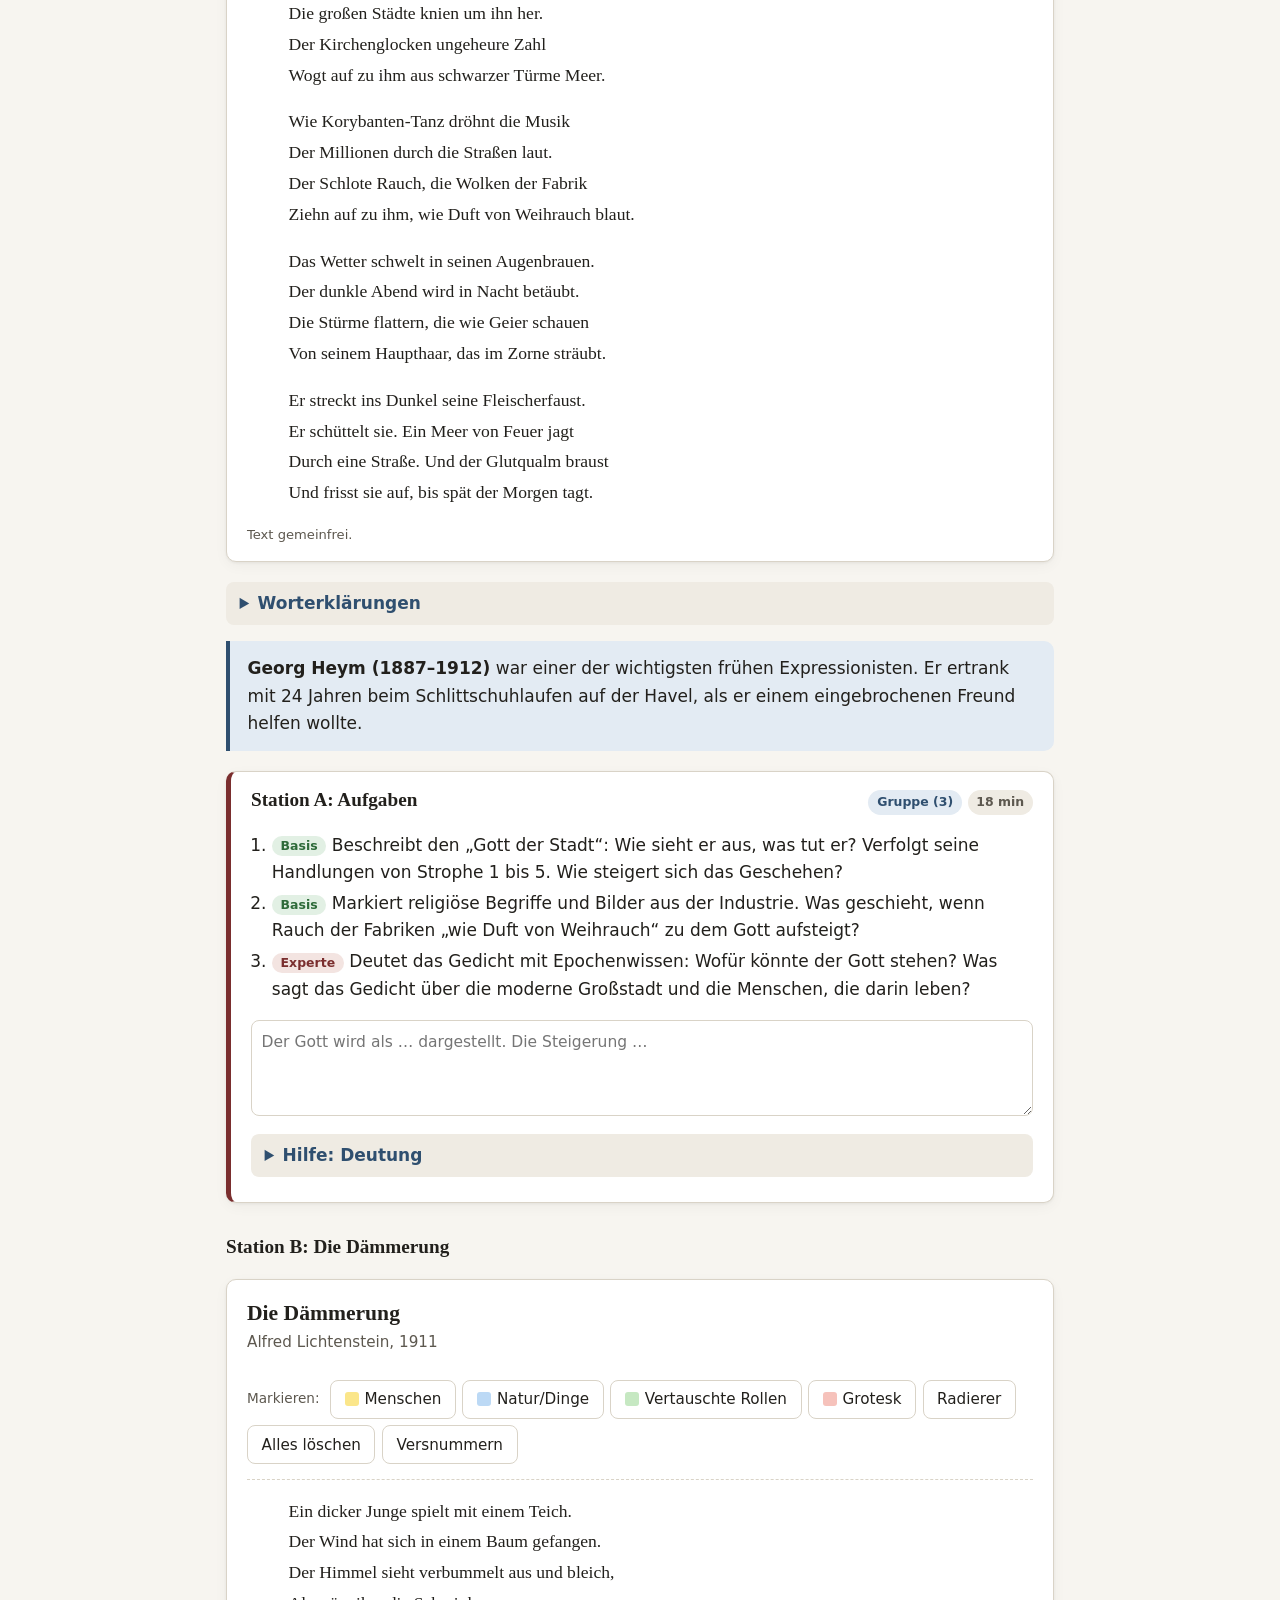
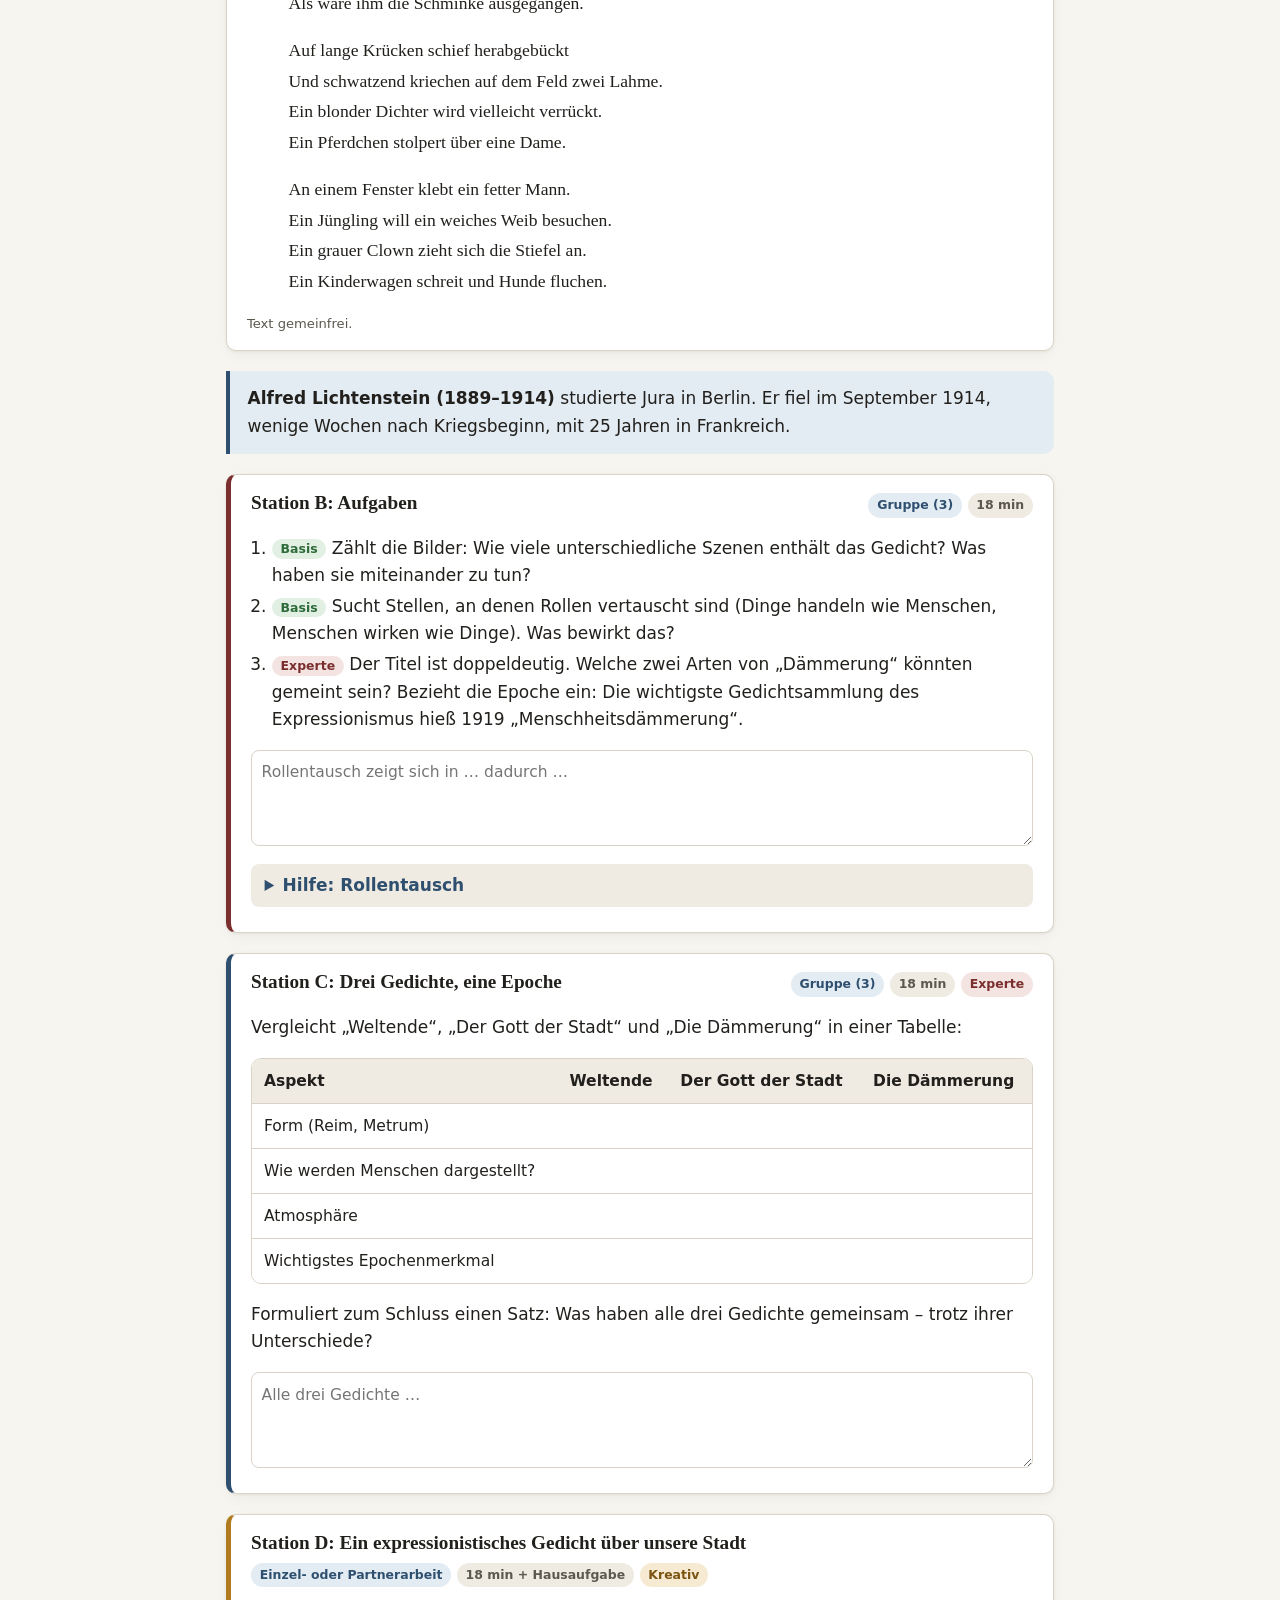
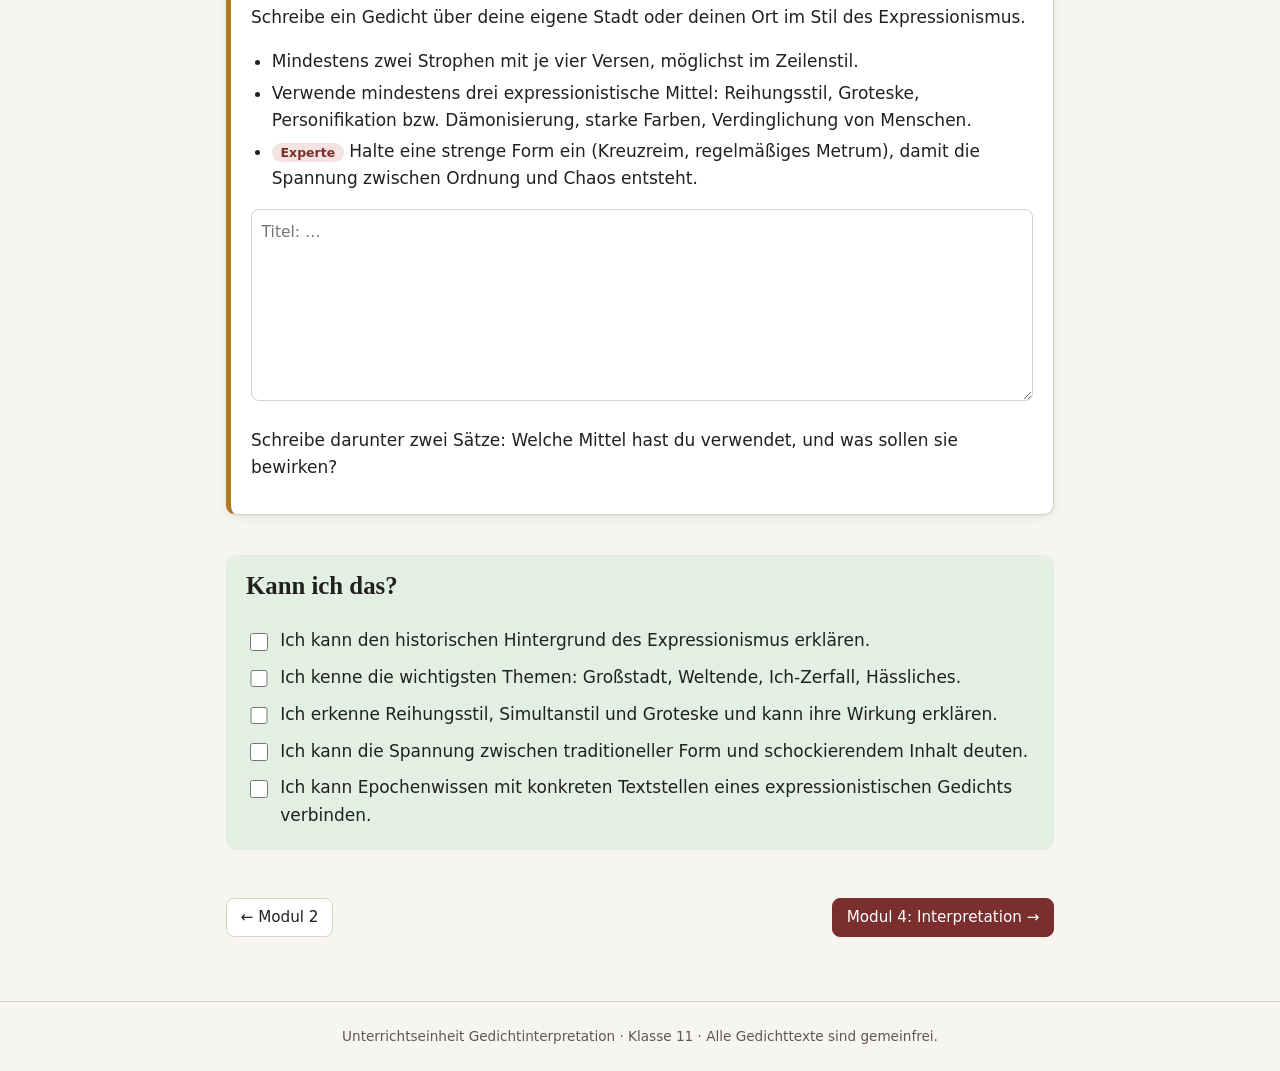
<file: expressionismus.html>
<!DOCTYPE html>
<html lang="de">
<head>
  <meta charset="utf-8">
  <meta name="viewport" content="width=device-width, initial-scale=1">
  <title>Modul 3 – Expressionismus | Gedichte deuten</title>
  <link rel="stylesheet" href="style.css">
</head>
<body>
  <a class="skip-link" href="#inhalt">Zum Inhalt springen</a>
  <header class="site-header">
    <div class="header-inner">
      <a class="brand" href="index.html">Gedichte deuten</a>
      <button class="nav-toggle" aria-expanded="false" aria-controls="nav">Menü</button>
      <nav class="site-nav" id="nav" aria-label="Hauptnavigation">
        <ul>
          <li><a href="index.html">Start</a></li>
          <li><a href="werkzeugkasten.html">1 Werkzeugkasten</a></li>
          <li><a href="barock.html">2 Barock</a></li>
          <li><a href="expressionismus.html" aria-current="page">3 Expressionismus</a></li>
          <li><a href="interpretation.html">4 Interpretation</a></li>
          <li><a href="vergleich.html">5 Vergleich</a></li>
          <li><a href="glossar.html">Glossar</a></li>
        </ul>
      </nav>
    </div>
  </header>

  <main id="inhalt">
    <p class="eyebrow">Modul 3 · Doppelstunden 5–6</p>
    <h1>Expressionismus: Die Welt gerät aus den Fugen</h1>
    <p class="lead">Um 1910 wachsen die Städte rasant, Maschinen bestimmen den Takt, und unter der Oberfläche des Fortschritts spüren junge Dichter eine Katastrophe heraufziehen. Ihre Gedichte schreien, verzerren und verspotten – und nehmen den Ersten Weltkrieg vorweg.</p>

    <!-- ===================== DS 5 ===================== -->
    <h2>Doppelstunde 5: Die Epoche kennenlernen</h2>

    <div class="card">
      <h3>Historischer Hintergrund</h3>
      <ul>
        <li><strong>Zeitraum:</strong> etwa 1910 bis 1925, mit dem Höhepunkt der Lyrik zwischen 1910 und 1914.</li>
        <li><strong>Industrialisierung und Großstadt:</strong> Städte wie Berlin wachsen in wenigen Jahrzehnten auf Millionen Einwohner. Fabriken, Lärm, Verkehr, Massenunterkünfte und Elend prägen den Alltag.</li>
        <li><strong>Entfremdung:</strong> Der Einzelne fühlt sich in der Masse verloren, wie ein Rädchen in einer Maschine. Alte Gewissheiten – Religion, Tradition, bürgerliche Ordnung – verlieren an Halt.</li>
        <li><strong>Generationenkonflikt:</strong> Die jungen Dichter, meist um die 20 Jahre alt, rebellieren gegen die satte, selbstzufriedene Bürgerwelt des Kaiserreichs.</li>
        <li><strong>Vorahnung und Katastrophe:</strong> Viele Gedichte beschwören einen Weltuntergang. Der Erste Weltkrieg (1914–1918) macht ihn grausam wahr; mehrere Expressionisten fallen als junge Soldaten.</li>
      </ul>
    </div>

    <div class="card">
      <h3>Themen und Motive</h3>
      <div class="table-wrap">
        <table>
          <thead><tr><th>Thema</th><th>Woran du es im Gedicht erkennst</th></tr></thead>
          <tbody>
            <tr><td><strong>Großstadt</strong></td><td>Straßen, Fabriken, Schlote, Menschenmassen; die Stadt erscheint oft als Monster oder Dämon.</td></tr>
            <tr><td><strong>Weltende / Apokalypse</strong></td><td>Stürme, Fluten, Feuer, einstürzende Bauwerke, Katastrophen, die beiläufig erzählt werden.</td></tr>
            <tr><td><strong>Ich-Zerfall (Ich-Dissoziation)</strong></td><td>Kein stabiles lyrisches Ich, Menschen erscheinen zersplittert, als Gegenstände oder Teile einer Masse.</td></tr>
            <tr><td><strong>Krankheit, Wahnsinn, Tod</strong></td><td>Kranke, Krüppel, Irre, Leichen – das Hässliche wird bewusst zum Thema (Ästhetik des Hässlichen).</td></tr>
            <tr><td><strong>Krieg</strong></td><td>Schlachtfelder, Tod, Zerstörung – vor 1914 oft als Vision, danach als Erfahrung.</td></tr>
          </tbody>
        </table>
      </div>
    </div>

    <div class="card">
      <h3>Typische Gestaltungsmittel</h3>
      <ul>
        <li><strong>Reihungsstil (Zeilenstil):</strong> Jeder Vers enthält ein eigenes, abgeschlossenes Bild. Die Bilder stehen unverbunden nebeneinander, ohne „weil“ oder „deshalb“. Die Welt wirkt zerstückelt, ohne Zusammenhang.</li>
        <li><strong>Simultanstil:</strong> Vieles geschieht gleichzeitig – wie bei einem Blick auf eine belebte Straße oder beim Durchblättern einer Zeitung.</li>
        <li><strong>Groteske:</strong> Schreckliches und Lächerliches stehen direkt nebeneinander. Das Lachen bleibt im Hals stecken.</li>
        <li><strong>Dämonisierung und Personifikation:</strong> Städte, Dinge und Naturkräfte werden lebendig und bedrohlich; Menschen werden dagegen zu Dingen (Verdinglichung).</li>
        <li><strong>Farbsymbolik:</strong> Starke, oft unnatürliche Farben: Rot für Gewalt, Feuer und Blut, Schwarz für Tod und Bedrohung.</li>
        <li><strong>Spannung von Form und Inhalt:</strong> Viele frühe Expressionisten schreiben in strengen, traditionellen Formen (Kreuzreim, Sonett, regelmäßiges Metrum) – und füllen sie mit schockierenden Inhalten. Die alte Ordnung wirkt dadurch wie eine dünne Hülle über dem Chaos.</li>
      </ul>
    </div>

    <div class="task">
      <div class="task-head">
        <h3>Aufgabe 1: Galeriegang – Bilder einer Epoche</h3>
        <div class="tags"><span class="tag sf">Gruppenarbeit, dann Galeriegang</span><span class="tag">35 min</span></div>
      </div>
      <p>Auch die Malerei des Expressionismus zeigt, wie die Menschen ihre Zeit erlebt haben. Jede Gruppe sucht eines dieser Gemälde im Internet (Suche nach Titel und Künstler):</p>
      <ul>
        <li>Ludwig Meidner: <em>Apokalyptische Landschaft</em> (1913)</li>
        <li>Ernst Ludwig Kirchner: <em>Potsdamer Platz</em> (1914)</li>
        <li>George Grosz: <em>Metropolis</em> (1916/17)</li>
        <li>Franz Marc: <em>Tierschicksale</em> (1913)</li>
      </ul>
      <ol>
        <li><strong>In der Gruppe (20 min):</strong> Gestaltet ein Plakat mit drei Feldern: <em>Was sehen wir?</em> (Farben, Formen, Figuren) – <em>Wie wirkt das?</em> – <em>Welche Epochenmerkmale von oben erkennen wir?</em></li>
        <li><strong>Galeriegang (15 min):</strong> Hängt die Plakate auf. Geht herum und schreibt auf Klebezettel je eine Ergänzung oder Frage zu jedem Plakat.</li>
      </ol>
      <textarea data-save="m3-a1" placeholder="Unser Bild: … Merkmale, die wir erkennen: …"></textarea>
    </div>

    <div class="poem-box" data-marker="weltende" data-version="1">
      <h3 class="poem-title">Weltende</h3>
      <p class="poem-meta">Jakob van Hoddis, 1911</p>
      <div class="marker-tools" aria-label="Textmarker">
        <span>Markieren:</span>
        <button data-color="yellow" class="swatch"><i style="background:var(--mark-yellow)"></i>Katastrophe</button>
        <button data-color="blue" class="swatch"><i style="background:var(--mark-blue)"></i>Alltägliches</button>
        <button data-color="green" class="swatch"><i style="background:var(--mark-green)"></i>Technik/Moderne</button>
        <button data-color="red" class="swatch"><i style="background:var(--mark-red)"></i>Komisch/Grotesk</button>
        <button data-color="erase">Radierer</button>
        <button data-clear>Alles löschen</button>
      </div>
      <div class="poem show-all-numbers">
        <div class="stanza">
          <span class="line">Dem Bürger fliegt vom spitzen Kopf der Hut,</span>
          <span class="line">In allen Lüften hallt es wie Geschrei.</span>
          <span class="line">Dachdecker stürzen ab und gehn entzwei</span>
          <span class="line">Und an den Küsten – liest man – steigt die Flut.</span>
        </div>
        <div class="stanza">
          <span class="line">Der Sturm ist da, die wilden Meere hupfen</span>
          <span class="line">An Land, um dicke Dämme zu zerdrücken.</span>
          <span class="line">Die meisten Menschen haben einen Schnupfen.</span>
          <span class="line">Die Eisenbahnen fallen von den Brücken.</span>
        </div>
      </div>
      <p class="poem-source">Text gemeinfrei.</p>
    </div>

    <div class="info">
      <p><strong>Jakob van Hoddis (1887–1942)</strong> veröffentlichte „Weltende“ mit 23 Jahren. Das kurze Gedicht machte ihn berühmt und gilt als eines der ersten Gedichte des Expressionismus. Van Hoddis erkrankte später psychisch schwer; 1942 wurde er von den Nationalsozialisten deportiert und ermordet.</p>
    </div>

    <div class="task">
      <div class="task-head">
        <h3>Aufgabe 2: „Weltende“ untersuchen</h3>
        <div class="tags"><span class="tag sf">Partnerarbeit</span><span class="tag">20 min</span></div>
      </div>
      <ol>
        <li>Markiert mit den vier Farben. Wie sind Katastrophe und Alltägliches über das Gedicht verteilt?</li>
        <li>Bestimmt Reimschema und Metrum. Passt die Form zum Inhalt – oder entsteht eine Spannung?</li>
        <li>Prüft mit der Brücke aus Modul 2: Wo findet ihr Reihungsstil und Groteske? Was bewirken sie?</li>
        <li><span class="tag level-experte">Experte</span> Deutet den Einschub „– liest man –“. Was sagt er darüber, wie die Menschen die Katastrophe erleben?</li>
      </ol>
      <textarea data-save="m3-a2" placeholder="Reihungsstil zeigt sich in … dadurch wirkt …"></textarea>
      <details>
        <summary>Hilfe 1: Form</summary>
        <p>Strophe 1 reimt <em>abba</em>, Strophe 2 <em>cdcd</em>; das Metrum ist ein regelmäßiger fünfhebiger Jambus. Die Form ist also ordentlich und ruhig – ganz im Gegensatz zu dem, was erzählt wird.</p>
      </details>
      <details>
        <summary>Hilfe 2: Groteske</summary>
        <p>Vergleiche Vers 7 mit den Versen davor und danach. Wie wirkt ein Schnupfen zwischen Sturmflut und einstürzenden Brücken? Und was ist komisch daran, dass Dachdecker „entzwei gehn“ – wie Gegenstände?</p>
      </details>
    </div>

    <div class="task creative">
      <div class="task-head">
        <h3>Aufgabe 3: Reihungsstil selbst erproben</h3>
        <div class="tags"><span class="tag sf">Partnerarbeit</span><span class="tag">20 min</span><span class="tag kreativ">Kreativ</span></div>
      </div>
      <ol>
        <li>Notiert jeder für sich acht Beobachtungen vom Schulweg, aus der Pause oder vom Handy-Bildschirm. Jede Beobachtung bekommt genau einen kurzen Satz.</li>
        <li>Legt eure Sätze zusammen und ordnet sie so, dass möglichst harte Kontraste entstehen: Bedrohliches neben Banalem, Großes neben Kleinem.</li>
        <li>Lest euer Gedicht vor. Beschreibt danach: Wie verändert der Reihungsstil die Wirkung der einzelnen Sätze?</li>
      </ol>
      <textarea data-save="m3-a3" placeholder="Der Bus kommt wieder zu spät.&#10;Im Nachrichtenticker brennt ein Wald.&#10;…" style="min-height:10rem"></textarea>
    </div>

    <!-- ===================== DS 6 ===================== -->
    <h2>Doppelstunde 6: Stationenlernen</h2>

    <div class="method">
      <h3>Methode: Stationenlernen</h3>
      <p>Es gibt vier Stationen. Arbeitet in Dreiergruppen und wechselt nach etwa 18 Minuten. Die Stationen A und B sind Pflicht, von C und D wählt ihr mindestens eine. Haltet eure Ergebnisse in den Notizfeldern fest.</p>
    </div>

    <h3 style="margin-top:2rem">Station A: Der Gott der Stadt</h3>

    <div class="poem-box" data-marker="heym" data-version="1">
      <h3 class="poem-title">Der Gott der Stadt</h3>
      <p class="poem-meta">Georg Heym, 1910</p>
      <div class="marker-tools" aria-label="Textmarker">
        <span>Markieren:</span>
        <button data-color="yellow" class="swatch"><i style="background:var(--mark-yellow)"></i>Religiöses</button>
        <button data-color="blue" class="swatch"><i style="background:var(--mark-blue)"></i>Industrie/Stadt</button>
        <button data-color="green" class="swatch"><i style="background:var(--mark-green)"></i>Körper des Gottes</button>
        <button data-color="red" class="swatch"><i style="background:var(--mark-red)"></i>Farben</button>
        <button data-color="erase">Radierer</button>
        <button data-clear>Alles löschen</button>
        <button data-numbers>Versnummern</button>
      </div>
      <div class="poem">
        <div class="stanza">
          <span class="line">Auf einem Häuserblocke sitzt er breit.</span>
          <span class="line">Die Winde lagern schwarz um seine Stirn.</span>
          <span class="line">Er schaut voll Wut, wo fern in Einsamkeit</span>
          <span class="line">Die letzten Häuser in das Land verirrn.</span>
        </div>
        <div class="stanza">
          <span class="line">Vom Abend glänzt der rote Bauch dem Baal,</span>
          <span class="line">Die großen Städte knien um ihn her.</span>
          <span class="line">Der Kirchenglocken ungeheure Zahl</span>
          <span class="line">Wogt auf zu ihm aus schwarzer Türme Meer.</span>
        </div>
        <div class="stanza">
          <span class="line">Wie Korybanten-Tanz dröhnt die Musik</span>
          <span class="line">Der Millionen durch die Straßen laut.</span>
          <span class="line">Der Schlote Rauch, die Wolken der Fabrik</span>
          <span class="line">Ziehn auf zu ihm, wie Duft von Weihrauch blaut.</span>
        </div>
        <div class="stanza">
          <span class="line">Das Wetter schwelt in seinen Augenbrauen.</span>
          <span class="line">Der dunkle Abend wird in Nacht betäubt.</span>
          <span class="line">Die Stürme flattern, die wie Geier schauen</span>
          <span class="line">Von seinem Haupthaar, das im Zorne sträubt.</span>
        </div>
        <div class="stanza">
          <span class="line">Er streckt ins Dunkel seine Fleischerfaust.</span>
          <span class="line">Er schüttelt sie. Ein Meer von Feuer jagt</span>
          <span class="line">Durch eine Straße. Und der Glutqualm braust</span>
          <span class="line">Und frisst sie auf, bis spät der Morgen tagt.</span>
        </div>
      </div>
      <p class="poem-source">Text gemeinfrei.</p>
    </div>

    <details>
      <summary>Worterklärungen</summary>
      <ul>
        <li><strong>Baal:</strong> Gott aus dem Alten Testament, der für Götzendienst steht; ihm sollen Menschenopfer gebracht worden sein.</li>
        <li><strong>Korybanten:</strong> Priester einer antiken Göttin, die in rasenden, lärmenden Tänzen in Ekstase gerieten.</li>
        <li><strong>Schlot:</strong> Fabrikschornstein</li>
        <li><strong>schwelen:</strong> ohne Flamme glimmen und rauchen</li>
      </ul>
    </details>

    <div class="info">
      <p><strong>Georg Heym (1887–1912)</strong> war einer der wichtigsten frühen Expressionisten. Er ertrank mit 24 Jahren beim Schlittschuhlaufen auf der Havel, als er einem eingebrochenen Freund helfen wollte.</p>
    </div>

    <div class="task">
      <div class="task-head">
        <h3>Station A: Aufgaben</h3>
        <div class="tags"><span class="tag sf">Gruppe (3)</span><span class="tag">18 min</span></div>
      </div>
      <ol>
        <li><span class="tag level-basis">Basis</span> Beschreibt den „Gott der Stadt“: Wie sieht er aus, was tut er? Verfolgt seine Handlungen von Strophe 1 bis 5. Wie steigert sich das Geschehen?</li>
        <li><span class="tag level-basis">Basis</span> Markiert religiöse Begriffe und Bilder aus der Industrie. Was geschieht, wenn Rauch der Fabriken „wie Duft von Weihrauch“ zu dem Gott aufsteigt?</li>
        <li><span class="tag level-experte">Experte</span> Deutet das Gedicht mit Epochenwissen: Wofür könnte der Gott stehen? Was sagt das Gedicht über die moderne Großstadt und die Menschen, die darin leben?</li>
      </ol>
      <textarea data-save="m3-sa" placeholder="Der Gott wird als … dargestellt. Die Steigerung …"></textarea>
      <details>
        <summary>Hilfe: Deutung</summary>
        <p>Die Städte „knien“ und die Kirchenglocken „wogen auf zu ihm“: Die Menschen verehren ihn wie einen Gott, obwohl er sie am Ende vernichtet. Überlegt, was in der Großstadt um 1910 „angebetet“ wurde – und was mit dem Wort „Fleischerfaust“ über ihn gesagt wird.</p>
      </details>
    </div>

    <h3 style="margin-top:2rem">Station B: Die Dämmerung</h3>

    <div class="poem-box" data-marker="lichtenstein" data-version="1">
      <h3 class="poem-title">Die Dämmerung</h3>
      <p class="poem-meta">Alfred Lichtenstein, 1911</p>
      <div class="marker-tools" aria-label="Textmarker">
        <span>Markieren:</span>
        <button data-color="yellow" class="swatch"><i style="background:var(--mark-yellow)"></i>Menschen</button>
        <button data-color="blue" class="swatch"><i style="background:var(--mark-blue)"></i>Natur/Dinge</button>
        <button data-color="green" class="swatch"><i style="background:var(--mark-green)"></i>Vertauschte Rollen</button>
        <button data-color="red" class="swatch"><i style="background:var(--mark-red)"></i>Grotesk</button>
        <button data-color="erase">Radierer</button>
        <button data-clear>Alles löschen</button>
        <button data-numbers>Versnummern</button>
      </div>
      <div class="poem">
        <div class="stanza">
          <span class="line">Ein dicker Junge spielt mit einem Teich.</span>
          <span class="line">Der Wind hat sich in einem Baum gefangen.</span>
          <span class="line">Der Himmel sieht verbummelt aus und bleich,</span>
          <span class="line">Als wäre ihm die Schminke ausgegangen.</span>
        </div>
        <div class="stanza">
          <span class="line">Auf lange Krücken schief herabgebückt</span>
          <span class="line">Und schwatzend kriechen auf dem Feld zwei Lahme.</span>
          <span class="line">Ein blonder Dichter wird vielleicht verrückt.</span>
          <span class="line">Ein Pferdchen stolpert über eine Dame.</span>
        </div>
        <div class="stanza">
          <span class="line">An einem Fenster klebt ein fetter Mann.</span>
          <span class="line">Ein Jüngling will ein weiches Weib besuchen.</span>
          <span class="line">Ein grauer Clown zieht sich die Stiefel an.</span>
          <span class="line">Ein Kinderwagen schreit und Hunde fluchen.</span>
        </div>
      </div>
      <p class="poem-source">Text gemeinfrei.</p>
    </div>

    <div class="info">
      <p><strong>Alfred Lichtenstein (1889–1914)</strong> studierte Jura in Berlin. Er fiel im September 1914, wenige Wochen nach Kriegsbeginn, mit 25 Jahren in Frankreich.</p>
    </div>

    <div class="task">
      <div class="task-head">
        <h3>Station B: Aufgaben</h3>
        <div class="tags"><span class="tag sf">Gruppe (3)</span><span class="tag">18 min</span></div>
      </div>
      <ol>
        <li><span class="tag level-basis">Basis</span> Zählt die Bilder: Wie viele unterschiedliche Szenen enthält das Gedicht? Was haben sie miteinander zu tun?</li>
        <li><span class="tag level-basis">Basis</span> Sucht Stellen, an denen Rollen vertauscht sind (Dinge handeln wie Menschen, Menschen wirken wie Dinge). Was bewirkt das?</li>
        <li><span class="tag level-experte">Experte</span> Der Titel ist doppeldeutig. Welche zwei Arten von „Dämmerung“ könnten gemeint sein? Bezieht die Epoche ein: Die wichtigste Gedichtsammlung des Expressionismus hieß 1919 „Menschheitsdämmerung“.</li>
      </ol>
      <textarea data-save="m3-sb" placeholder="Rollentausch zeigt sich in … dadurch …"></textarea>
      <details>
        <summary>Hilfe: Rollentausch</summary>
        <p>„Ein Kinderwagen schreit und Hunde fluchen“ – eigentlich schreit das Kind, und fluchen tun Menschen. Wer handelt hier, wer verschwindet? Was sagt das über die Menschen in dieser Welt?</p>
      </details>
    </div>

    <div class="task expert">
      <div class="task-head">
        <h3>Station C: Drei Gedichte, eine Epoche</h3>
        <div class="tags"><span class="tag sf">Gruppe (3)</span><span class="tag">18 min</span><span class="tag level-experte">Experte</span></div>
      </div>
      <p>Vergleicht „Weltende“, „Der Gott der Stadt“ und „Die Dämmerung“ in einer Tabelle:</p>
      <div class="table-wrap">
        <table>
          <thead><tr><th>Aspekt</th><th>Weltende</th><th>Der Gott der Stadt</th><th>Die Dämmerung</th></tr></thead>
          <tbody>
            <tr><td>Form (Reim, Metrum)</td><td></td><td></td><td></td></tr>
            <tr><td>Wie werden Menschen dargestellt?</td><td></td><td></td><td></td></tr>
            <tr><td>Atmosphäre</td><td></td><td></td><td></td></tr>
            <tr><td>Wichtigstes Epochenmerkmal</td><td></td><td></td><td></td></tr>
          </tbody>
        </table>
      </div>
      <p>Formuliert zum Schluss einen Satz: Was haben alle drei Gedichte gemeinsam – trotz ihrer Unterschiede?</p>
      <textarea data-save="m3-sc" placeholder="Alle drei Gedichte …"></textarea>
    </div>

    <div class="task creative">
      <div class="task-head">
        <h3>Station D: Ein expressionistisches Gedicht über unsere Stadt</h3>
        <div class="tags"><span class="tag sf">Einzel- oder Partnerarbeit</span><span class="tag">18 min + Hausaufgabe</span><span class="tag kreativ">Kreativ</span></div>
      </div>
      <p>Schreibe ein Gedicht über deine eigene Stadt oder deinen Ort im Stil des Expressionismus.</p>
      <ul>
        <li>Mindestens zwei Strophen mit je vier Versen, möglichst im Zeilenstil.</li>
        <li>Verwende mindestens drei expressionistische Mittel: Reihungsstil, Groteske, Personifikation bzw. Dämonisierung, starke Farben, Verdinglichung von Menschen.</li>
        <li><span class="tag level-experte">Experte</span> Halte eine strenge Form ein (Kreuzreim, regelmäßiges Metrum), damit die Spannung zwischen Ordnung und Chaos entsteht.</li>
      </ul>
      <textarea data-save="m3-sd" placeholder="Titel: …" style="min-height:12rem"></textarea>
      <p>Schreibe darunter zwei Sätze: Welche Mittel hast du verwendet, und was sollen sie bewirken?</p>
    </div>

    <section class="selfcheck" data-module="m3">
      <h2>Kann ich das?</h2>
      <label><input type="checkbox"> Ich kann den historischen Hintergrund des Expressionismus erklären.</label>
      <label><input type="checkbox"> Ich kenne die wichtigsten Themen: Großstadt, Weltende, Ich-Zerfall, Hässliches.</label>
      <label><input type="checkbox"> Ich erkenne Reihungsstil, Simultanstil und Groteske und kann ihre Wirkung erklären.</label>
      <label><input type="checkbox"> Ich kann die Spannung zwischen traditioneller Form und schockierendem Inhalt deuten.</label>
      <label><input type="checkbox"> Ich kann Epochenwissen mit konkreten Textstellen eines expressionistischen Gedichts verbinden.</label>
    </section>

    <div class="pager">
      <a class="btn" href="barock.html">← Modul 2</a>
      <a class="btn btn-primary" href="interpretation.html">Modul 4: Interpretation →</a>
    </div>
  </main>

  <footer class="site-footer">
    Unterrichtseinheit Gedichtinterpretation · Klasse 11 · Alle Gedichttexte sind gemeinfrei.
  </footer>
  <script src="script.js"></script>
</body>
</html>
</file>
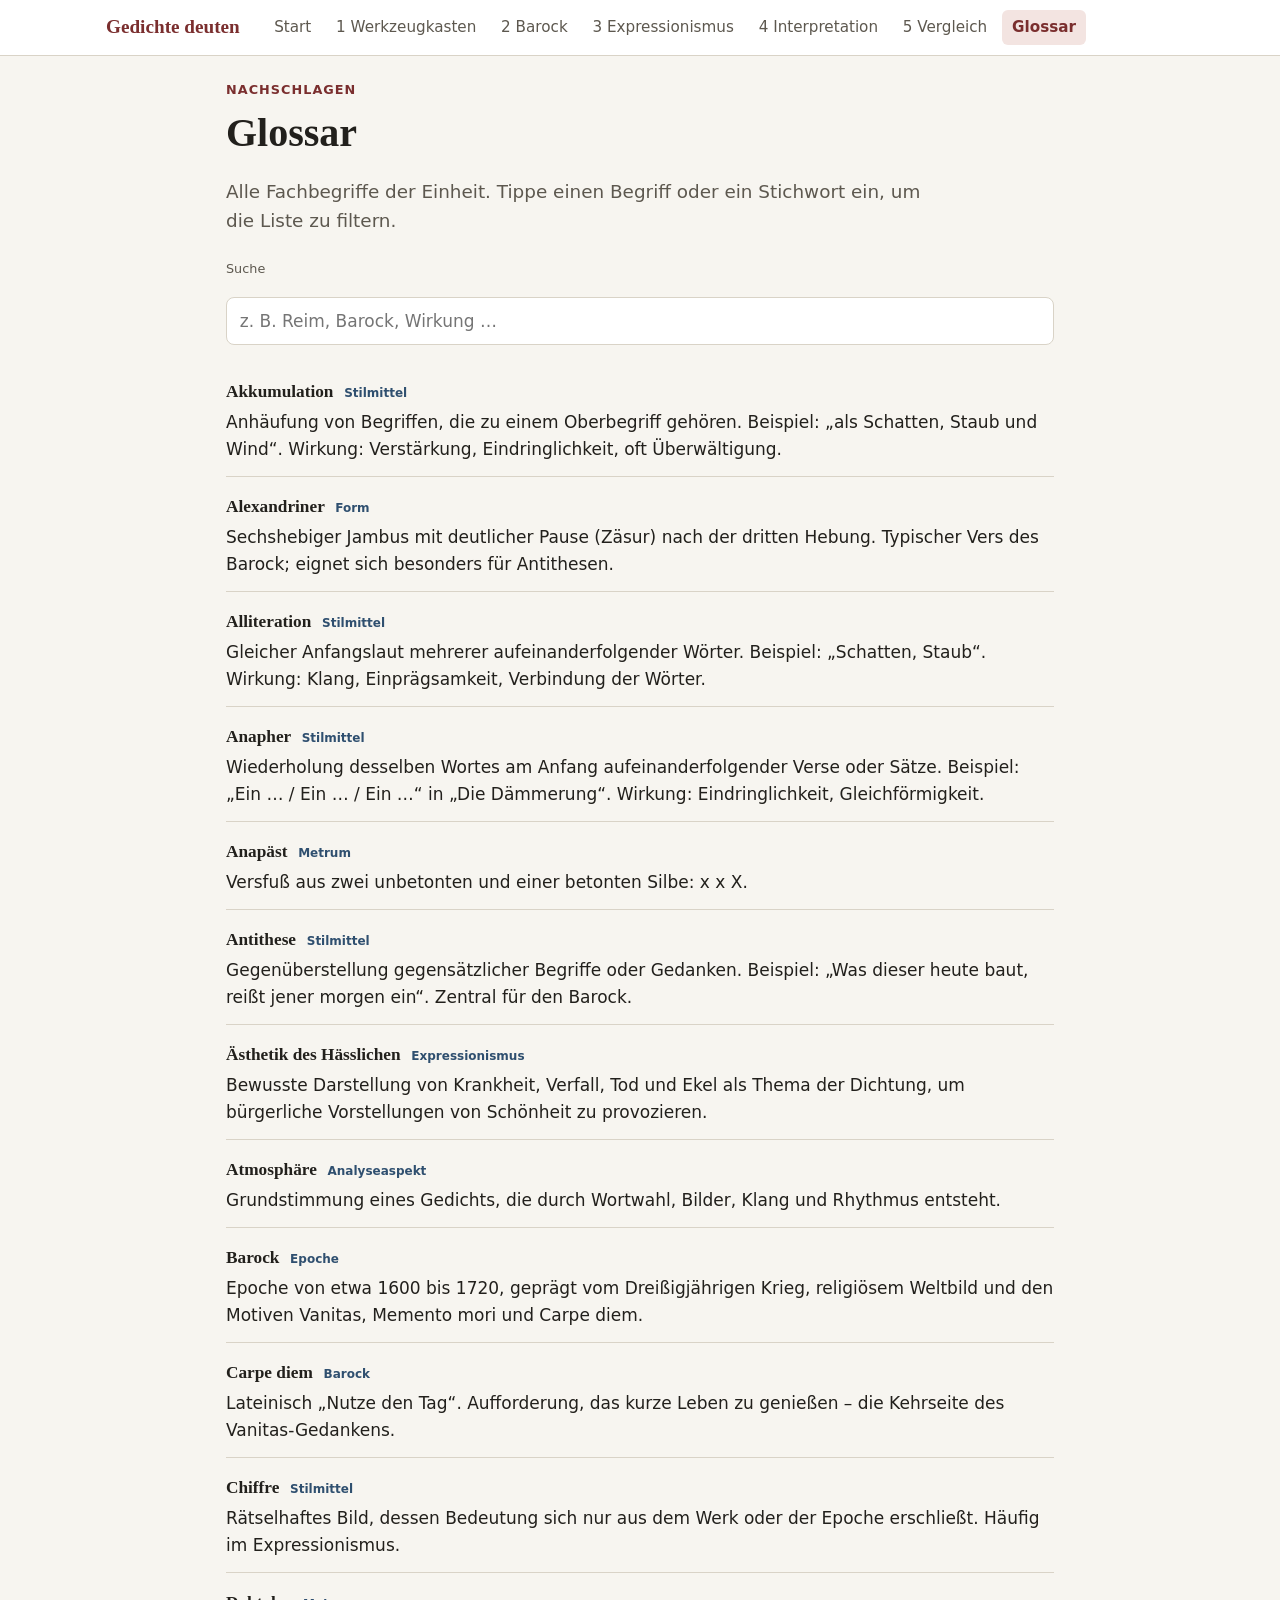
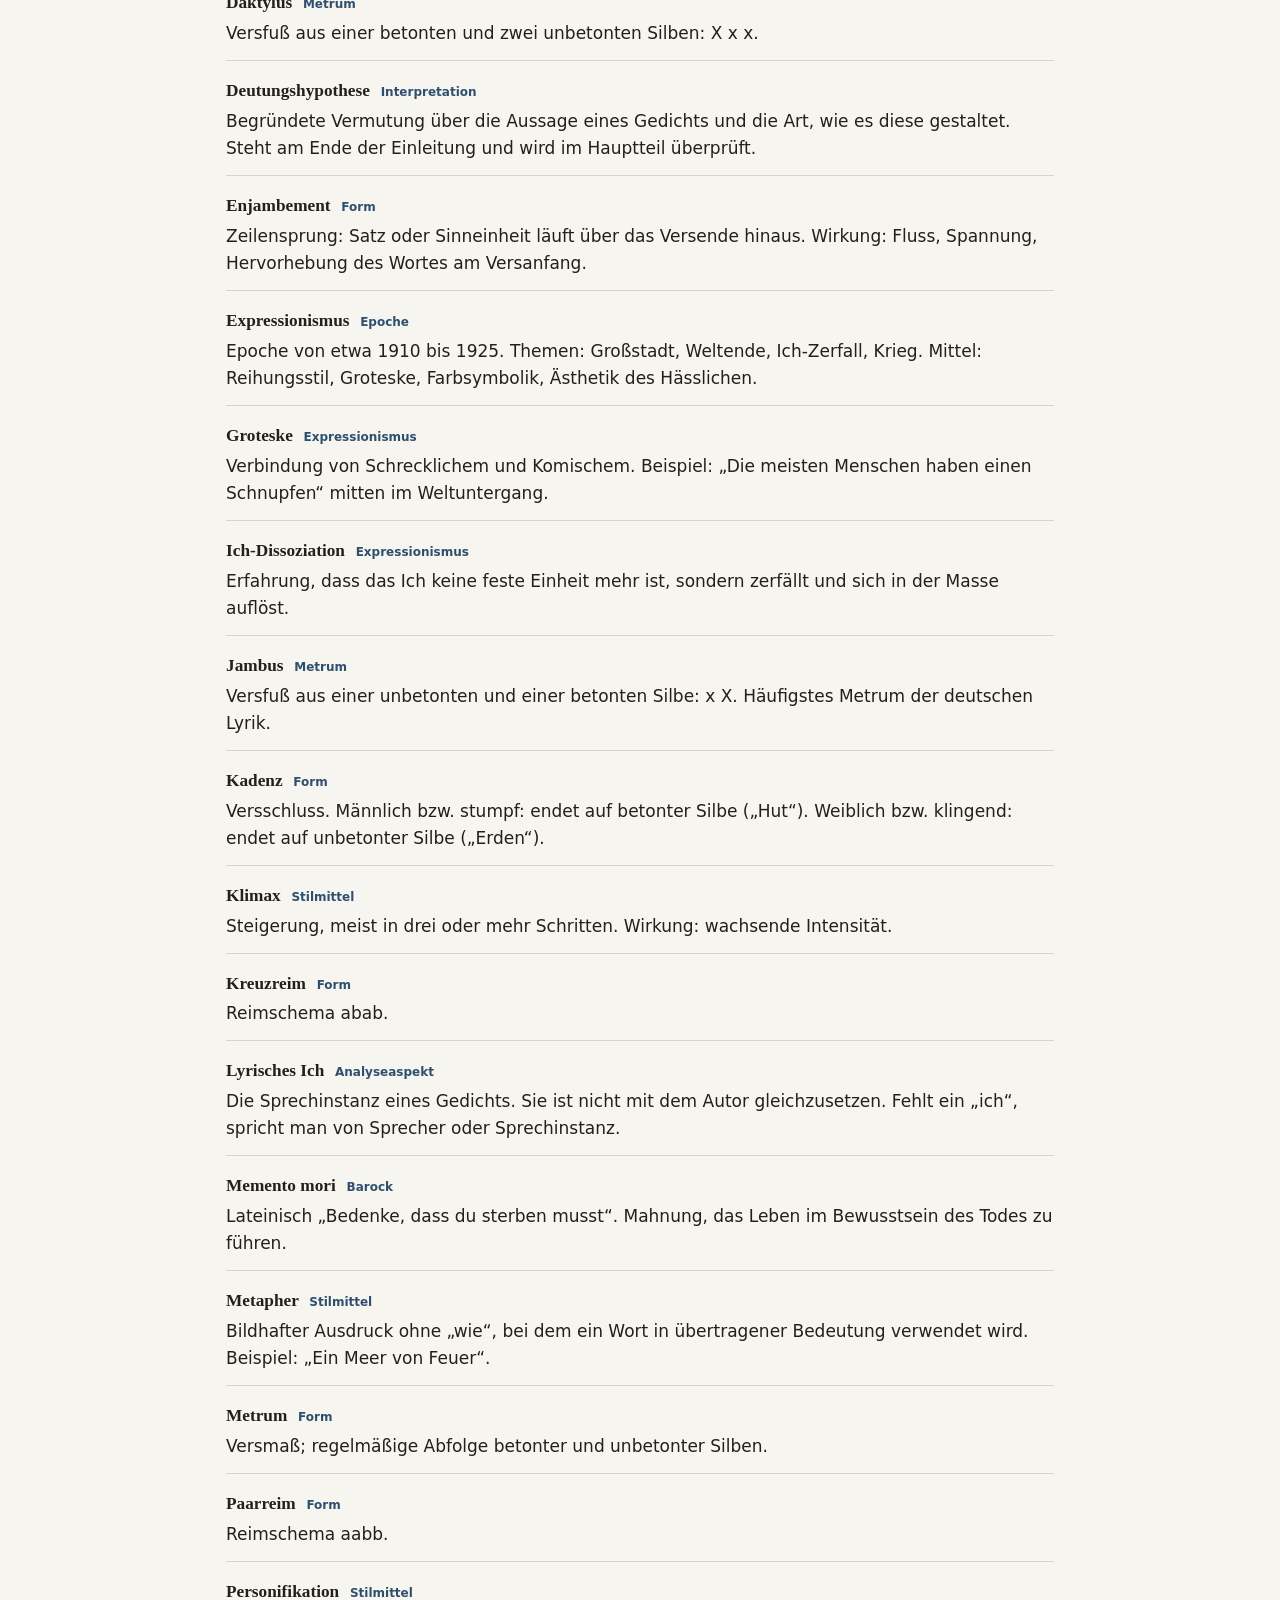
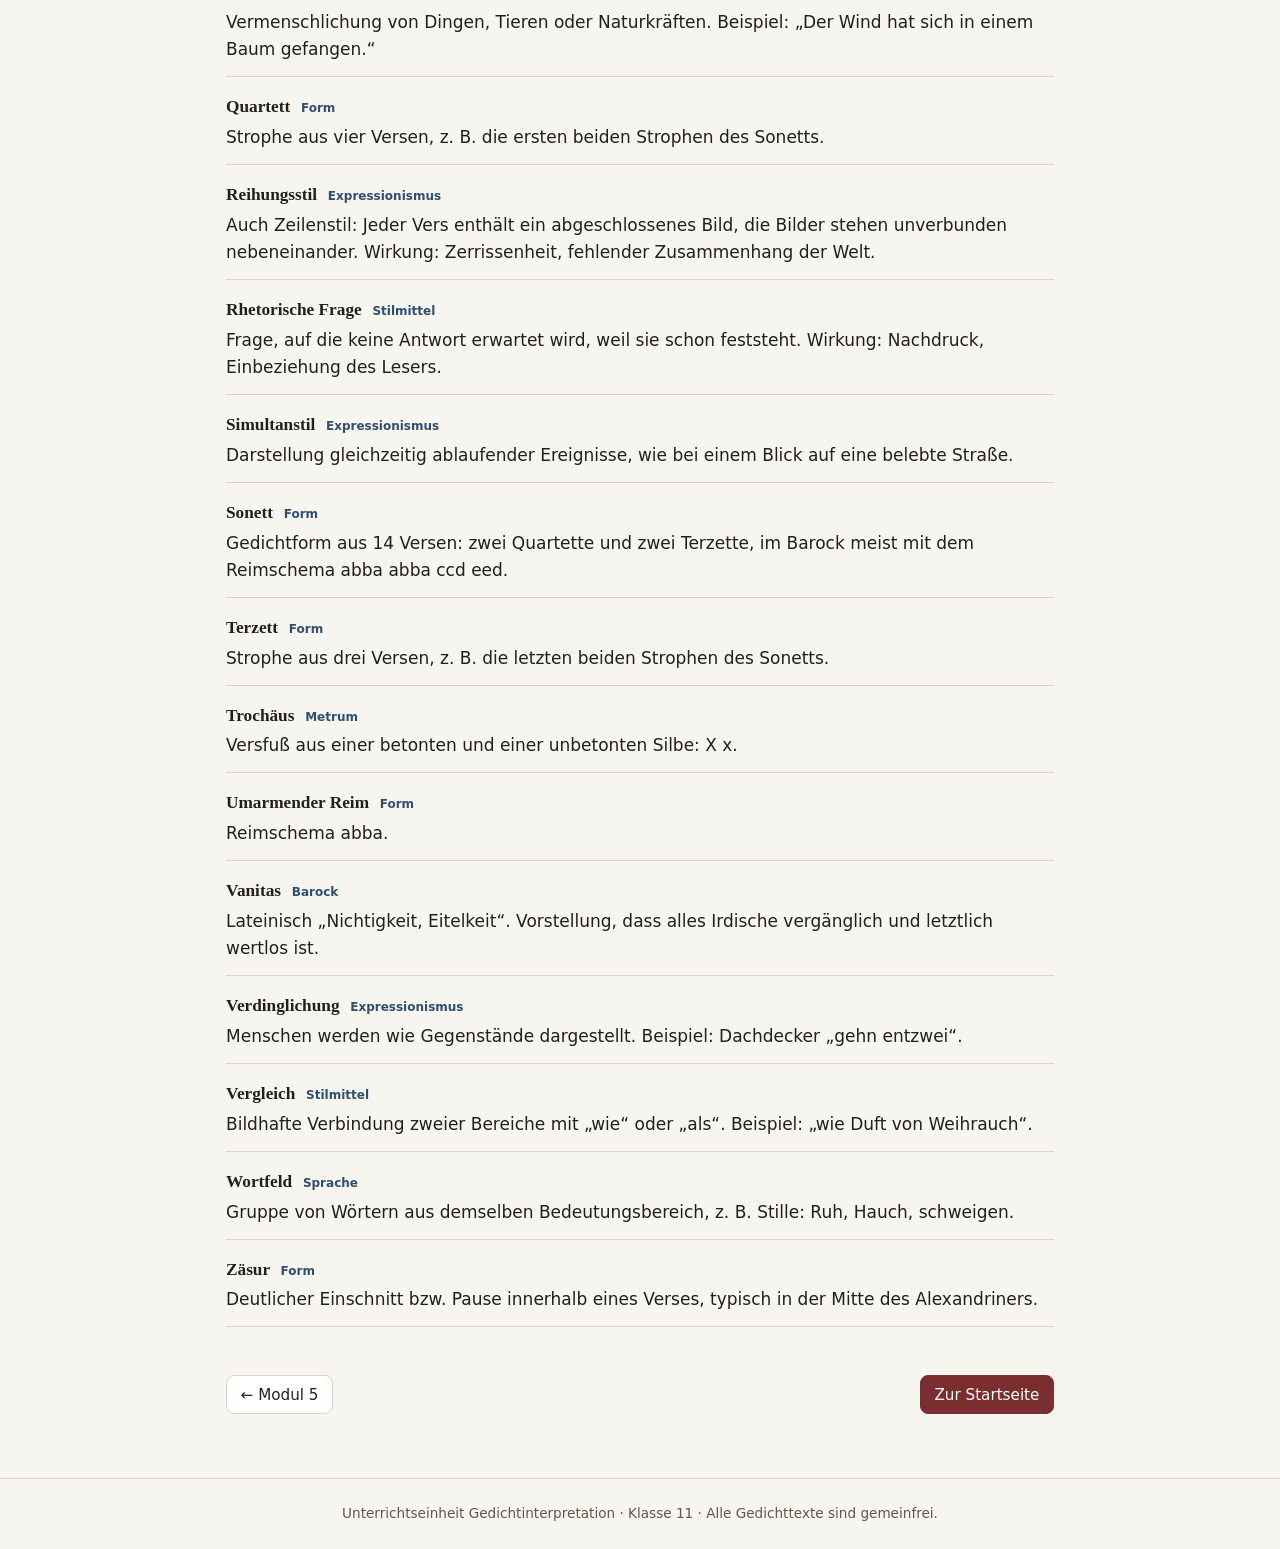
<file: glossar.html>
<!DOCTYPE html>
<html lang="de">
<head>
  <meta charset="utf-8">
  <meta name="viewport" content="width=device-width, initial-scale=1">
  <title>Glossar | Gedichte deuten</title>
  <link rel="stylesheet" href="style.css">
</head>
<body>
  <a class="skip-link" href="#inhalt">Zum Inhalt springen</a>
  <header class="site-header">
    <div class="header-inner">
      <a class="brand" href="index.html">Gedichte deuten</a>
      <button class="nav-toggle" aria-expanded="false" aria-controls="nav">Menü</button>
      <nav class="site-nav" id="nav" aria-label="Hauptnavigation">
        <ul>
          <li><a href="index.html">Start</a></li>
          <li><a href="werkzeugkasten.html">1 Werkzeugkasten</a></li>
          <li><a href="barock.html">2 Barock</a></li>
          <li><a href="expressionismus.html">3 Expressionismus</a></li>
          <li><a href="interpretation.html">4 Interpretation</a></li>
          <li><a href="vergleich.html">5 Vergleich</a></li>
          <li><a href="glossar.html" aria-current="page">Glossar</a></li>
        </ul>
      </nav>
    </div>
  </header>

  <main id="inhalt">
    <p class="eyebrow">Nachschlagen</p>
    <h1>Glossar</h1>
    <p class="lead">Alle Fachbegriffe der Einheit. Tippe einen Begriff oder ein Stichwort ein, um die Liste zu filtern.</p>

    <label for="g-search" class="save-hint">Suche</label>
    <input id="g-search" class="glossary-search" type="search" placeholder="z. B. Reim, Barock, Wirkung …">
    <p class="save-hint glossary-count" aria-live="polite"></p>

    <dl class="glossary">
      <dt>Akkumulation <span class="cat">Stilmittel</span></dt>
      <dd>Anhäufung von Begriffen, die zu einem Oberbegriff gehören. Beispiel: „als Schatten, Staub und Wind“. Wirkung: Verstärkung, Eindringlichkeit, oft Überwältigung.</dd>

      <dt>Alexandriner <span class="cat">Form</span></dt>
      <dd>Sechshebiger Jambus mit deutlicher Pause (Zäsur) nach der dritten Hebung. Typischer Vers des Barock; eignet sich besonders für Antithesen.</dd>

      <dt>Alliteration <span class="cat">Stilmittel</span></dt>
      <dd>Gleicher Anfangslaut mehrerer aufeinanderfolgender Wörter. Beispiel: „Schatten, Staub“. Wirkung: Klang, Einprägsamkeit, Verbindung der Wörter.</dd>

      <dt>Anapher <span class="cat">Stilmittel</span></dt>
      <dd>Wiederholung desselben Wortes am Anfang aufeinanderfolgender Verse oder Sätze. Beispiel: „Ein … / Ein … / Ein …“ in „Die Dämmerung“. Wirkung: Eindringlichkeit, Gleichförmigkeit.</dd>

      <dt>Anapäst <span class="cat">Metrum</span></dt>
      <dd>Versfuß aus zwei unbetonten und einer betonten Silbe: x x X.</dd>

      <dt>Antithese <span class="cat">Stilmittel</span></dt>
      <dd>Gegenüberstellung gegensätzlicher Begriffe oder Gedanken. Beispiel: „Was dieser heute baut, reißt jener morgen ein“. Zentral für den Barock.</dd>

      <dt>Ästhetik des Hässlichen <span class="cat">Expressionismus</span></dt>
      <dd>Bewusste Darstellung von Krankheit, Verfall, Tod und Ekel als Thema der Dichtung, um bürgerliche Vorstellungen von Schönheit zu provozieren.</dd>

      <dt>Atmosphäre <span class="cat">Analyseaspekt</span></dt>
      <dd>Grundstimmung eines Gedichts, die durch Wortwahl, Bilder, Klang und Rhythmus entsteht.</dd>

      <dt>Barock <span class="cat">Epoche</span></dt>
      <dd>Epoche von etwa 1600 bis 1720, geprägt vom Dreißigjährigen Krieg, religiösem Weltbild und den Motiven Vanitas, Memento mori und Carpe diem.</dd>

      <dt>Carpe diem <span class="cat">Barock</span></dt>
      <dd>Lateinisch „Nutze den Tag“. Aufforderung, das kurze Leben zu genießen – die Kehrseite des Vanitas-Gedankens.</dd>

      <dt>Chiffre <span class="cat">Stilmittel</span></dt>
      <dd>Rätselhaftes Bild, dessen Bedeutung sich nur aus dem Werk oder der Epoche erschließt. Häufig im Expressionismus.</dd>

      <dt>Daktylus <span class="cat">Metrum</span></dt>
      <dd>Versfuß aus einer betonten und zwei unbetonten Silben: X x x.</dd>

      <dt>Deutungshypothese <span class="cat">Interpretation</span></dt>
      <dd>Begründete Vermutung über die Aussage eines Gedichts und die Art, wie es diese gestaltet. Steht am Ende der Einleitung und wird im Hauptteil überprüft.</dd>

      <dt>Enjambement <span class="cat">Form</span></dt>
      <dd>Zeilensprung: Satz oder Sinneinheit läuft über das Versende hinaus. Wirkung: Fluss, Spannung, Hervorhebung des Wortes am Versanfang.</dd>

      <dt>Expressionismus <span class="cat">Epoche</span></dt>
      <dd>Epoche von etwa 1910 bis 1925. Themen: Großstadt, Weltende, Ich-Zerfall, Krieg. Mittel: Reihungsstil, Groteske, Farbsymbolik, Ästhetik des Hässlichen.</dd>

      <dt>Groteske <span class="cat">Expressionismus</span></dt>
      <dd>Verbindung von Schrecklichem und Komischem. Beispiel: „Die meisten Menschen haben einen Schnupfen“ mitten im Weltuntergang.</dd>

      <dt>Ich-Dissoziation <span class="cat">Expressionismus</span></dt>
      <dd>Erfahrung, dass das Ich keine feste Einheit mehr ist, sondern zerfällt und sich in der Masse auflöst.</dd>

      <dt>Jambus <span class="cat">Metrum</span></dt>
      <dd>Versfuß aus einer unbetonten und einer betonten Silbe: x X. Häufigstes Metrum der deutschen Lyrik.</dd>

      <dt>Kadenz <span class="cat">Form</span></dt>
      <dd>Versschluss. Männlich bzw. stumpf: endet auf betonter Silbe („Hut“). Weiblich bzw. klingend: endet auf unbetonter Silbe („Erden“).</dd>

      <dt>Klimax <span class="cat">Stilmittel</span></dt>
      <dd>Steigerung, meist in drei oder mehr Schritten. Wirkung: wachsende Intensität.</dd>

      <dt>Kreuzreim <span class="cat">Form</span></dt>
      <dd>Reimschema abab.</dd>

      <dt>Lyrisches Ich <span class="cat">Analyseaspekt</span></dt>
      <dd>Die Sprechinstanz eines Gedichts. Sie ist nicht mit dem Autor gleichzusetzen. Fehlt ein „ich“, spricht man von Sprecher oder Sprechinstanz.</dd>

      <dt>Memento mori <span class="cat">Barock</span></dt>
      <dd>Lateinisch „Bedenke, dass du sterben musst“. Mahnung, das Leben im Bewusstsein des Todes zu führen.</dd>

      <dt>Metapher <span class="cat">Stilmittel</span></dt>
      <dd>Bildhafter Ausdruck ohne „wie“, bei dem ein Wort in übertragener Bedeutung verwendet wird. Beispiel: „Ein Meer von Feuer“.</dd>

      <dt>Metrum <span class="cat">Form</span></dt>
      <dd>Versmaß; regelmäßige Abfolge betonter und unbetonter Silben.</dd>

      <dt>Paarreim <span class="cat">Form</span></dt>
      <dd>Reimschema aabb.</dd>

      <dt>Personifikation <span class="cat">Stilmittel</span></dt>
      <dd>Vermenschlichung von Dingen, Tieren oder Naturkräften. Beispiel: „Der Wind hat sich in einem Baum gefangen.“</dd>

      <dt>Quartett <span class="cat">Form</span></dt>
      <dd>Strophe aus vier Versen, z. B. die ersten beiden Strophen des Sonetts.</dd>

      <dt>Reihungsstil <span class="cat">Expressionismus</span></dt>
      <dd>Auch Zeilenstil: Jeder Vers enthält ein abgeschlossenes Bild, die Bilder stehen unverbunden nebeneinander. Wirkung: Zerrissenheit, fehlender Zusammenhang der Welt.</dd>

      <dt>Rhetorische Frage <span class="cat">Stilmittel</span></dt>
      <dd>Frage, auf die keine Antwort erwartet wird, weil sie schon feststeht. Wirkung: Nachdruck, Einbeziehung des Lesers.</dd>

      <dt>Simultanstil <span class="cat">Expressionismus</span></dt>
      <dd>Darstellung gleichzeitig ablaufender Ereignisse, wie bei einem Blick auf eine belebte Straße.</dd>

      <dt>Sonett <span class="cat">Form</span></dt>
      <dd>Gedichtform aus 14 Versen: zwei Quartette und zwei Terzette, im Barock meist mit dem Reimschema abba abba ccd eed.</dd>

      <dt>Terzett <span class="cat">Form</span></dt>
      <dd>Strophe aus drei Versen, z. B. die letzten beiden Strophen des Sonetts.</dd>

      <dt>Trochäus <span class="cat">Metrum</span></dt>
      <dd>Versfuß aus einer betonten und einer unbetonten Silbe: X x.</dd>

      <dt>Umarmender Reim <span class="cat">Form</span></dt>
      <dd>Reimschema abba.</dd>

      <dt>Vanitas <span class="cat">Barock</span></dt>
      <dd>Lateinisch „Nichtigkeit, Eitelkeit“. Vorstellung, dass alles Irdische vergänglich und letztlich wertlos ist.</dd>

      <dt>Verdinglichung <span class="cat">Expressionismus</span></dt>
      <dd>Menschen werden wie Gegenstände dargestellt. Beispiel: Dachdecker „gehn entzwei“.</dd>

      <dt>Vergleich <span class="cat">Stilmittel</span></dt>
      <dd>Bildhafte Verbindung zweier Bereiche mit „wie“ oder „als“. Beispiel: „wie Duft von Weihrauch“.</dd>

      <dt>Wortfeld <span class="cat">Sprache</span></dt>
      <dd>Gruppe von Wörtern aus demselben Bedeutungsbereich, z. B. Stille: Ruh, Hauch, schweigen.</dd>

      <dt>Zäsur <span class="cat">Form</span></dt>
      <dd>Deutlicher Einschnitt bzw. Pause innerhalb eines Verses, typisch in der Mitte des Alexandriners.</dd>
    </dl>

    <div class="pager">
      <a class="btn" href="vergleich.html">← Modul 5</a>
      <a class="btn btn-primary" href="index.html">Zur Startseite</a>
    </div>
  </main>

  <footer class="site-footer">
    Unterrichtseinheit Gedichtinterpretation · Klasse 11 · Alle Gedichttexte sind gemeinfrei.
  </footer>
  <script src="script.js"></script>
</body>
</html>
</file>
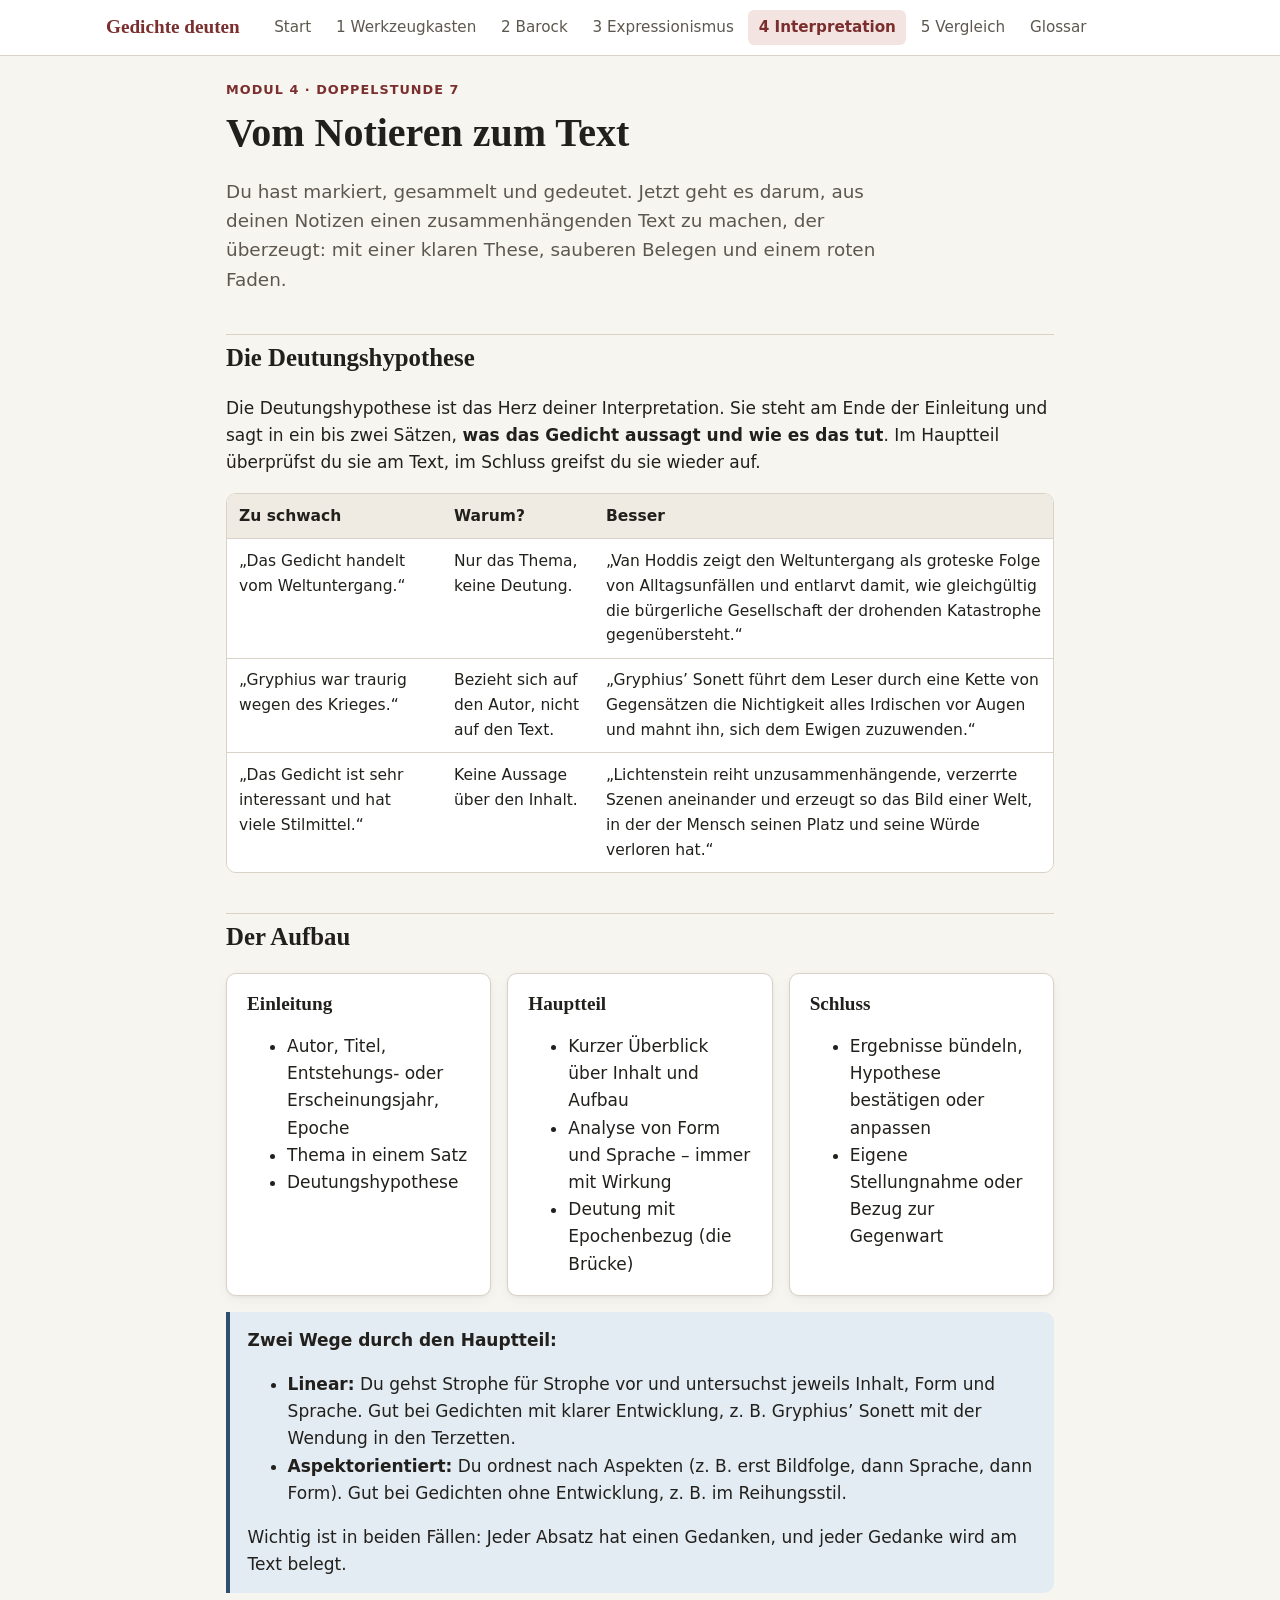
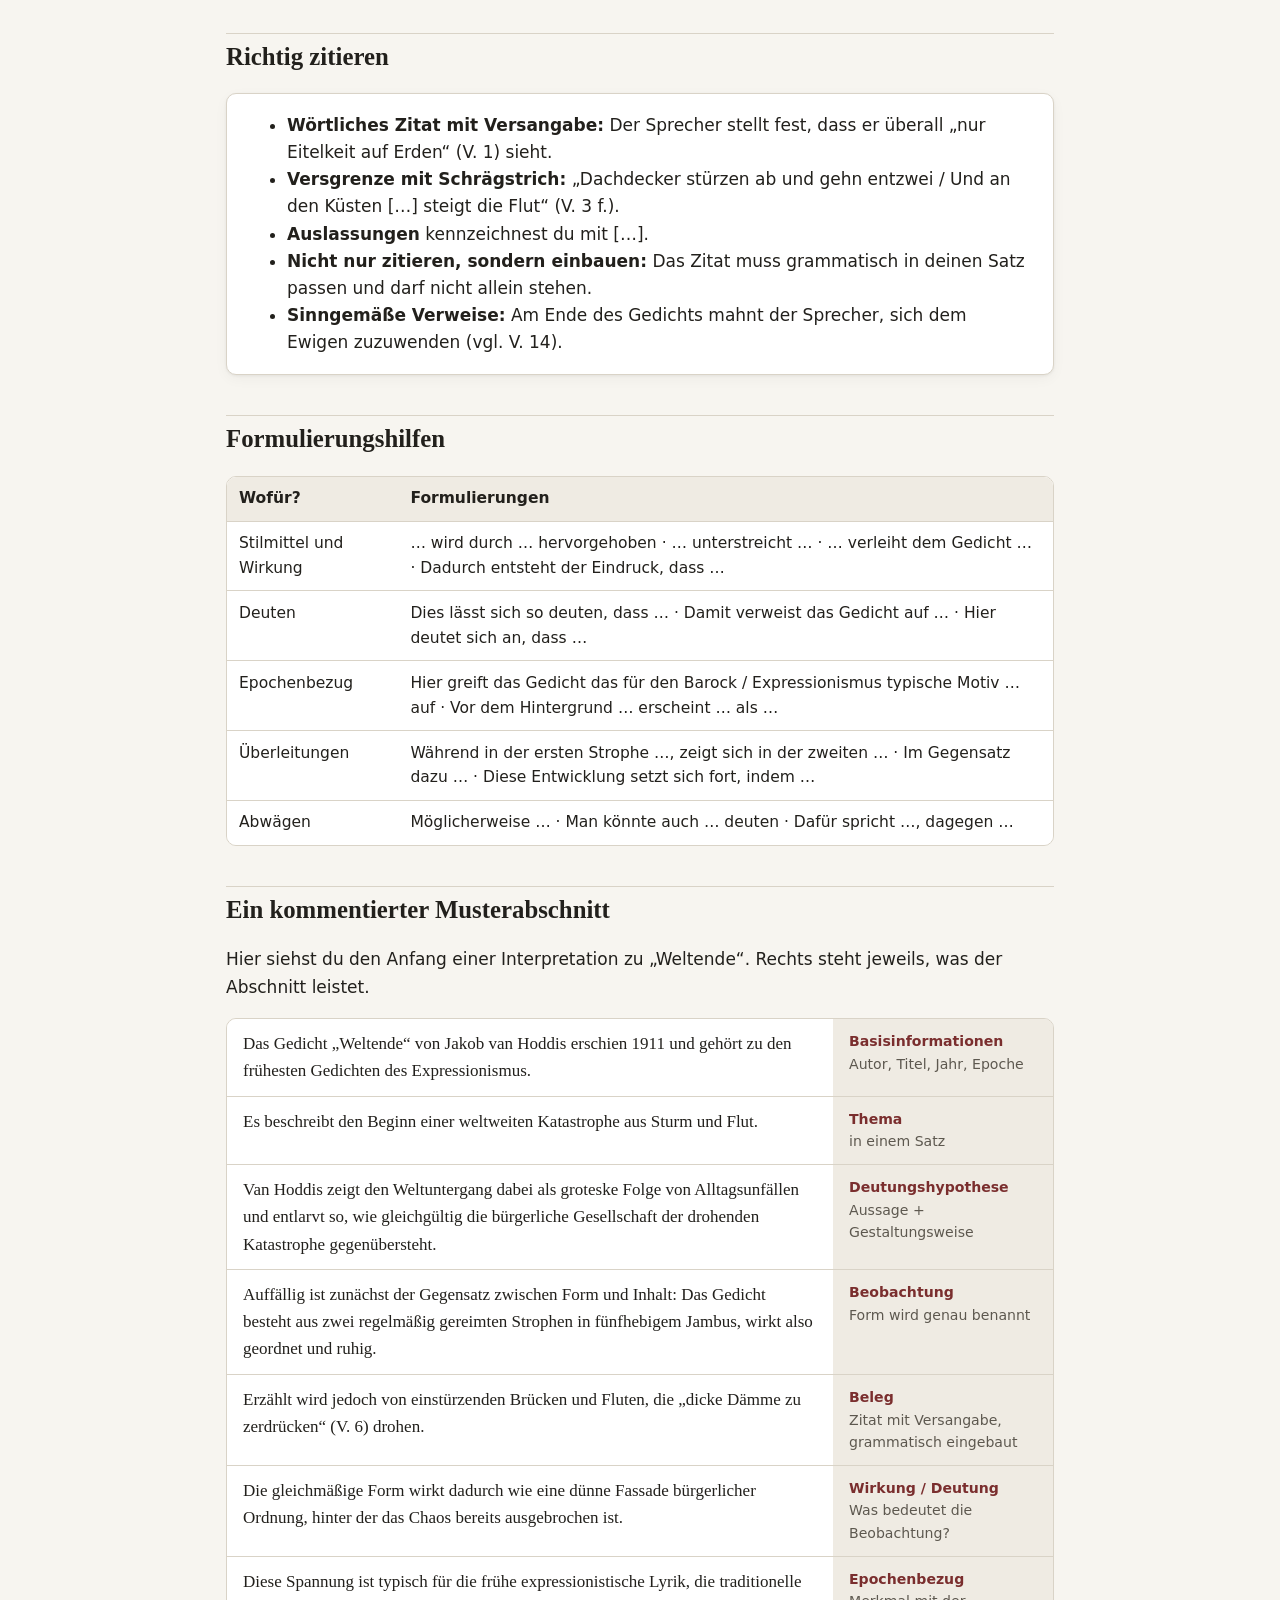
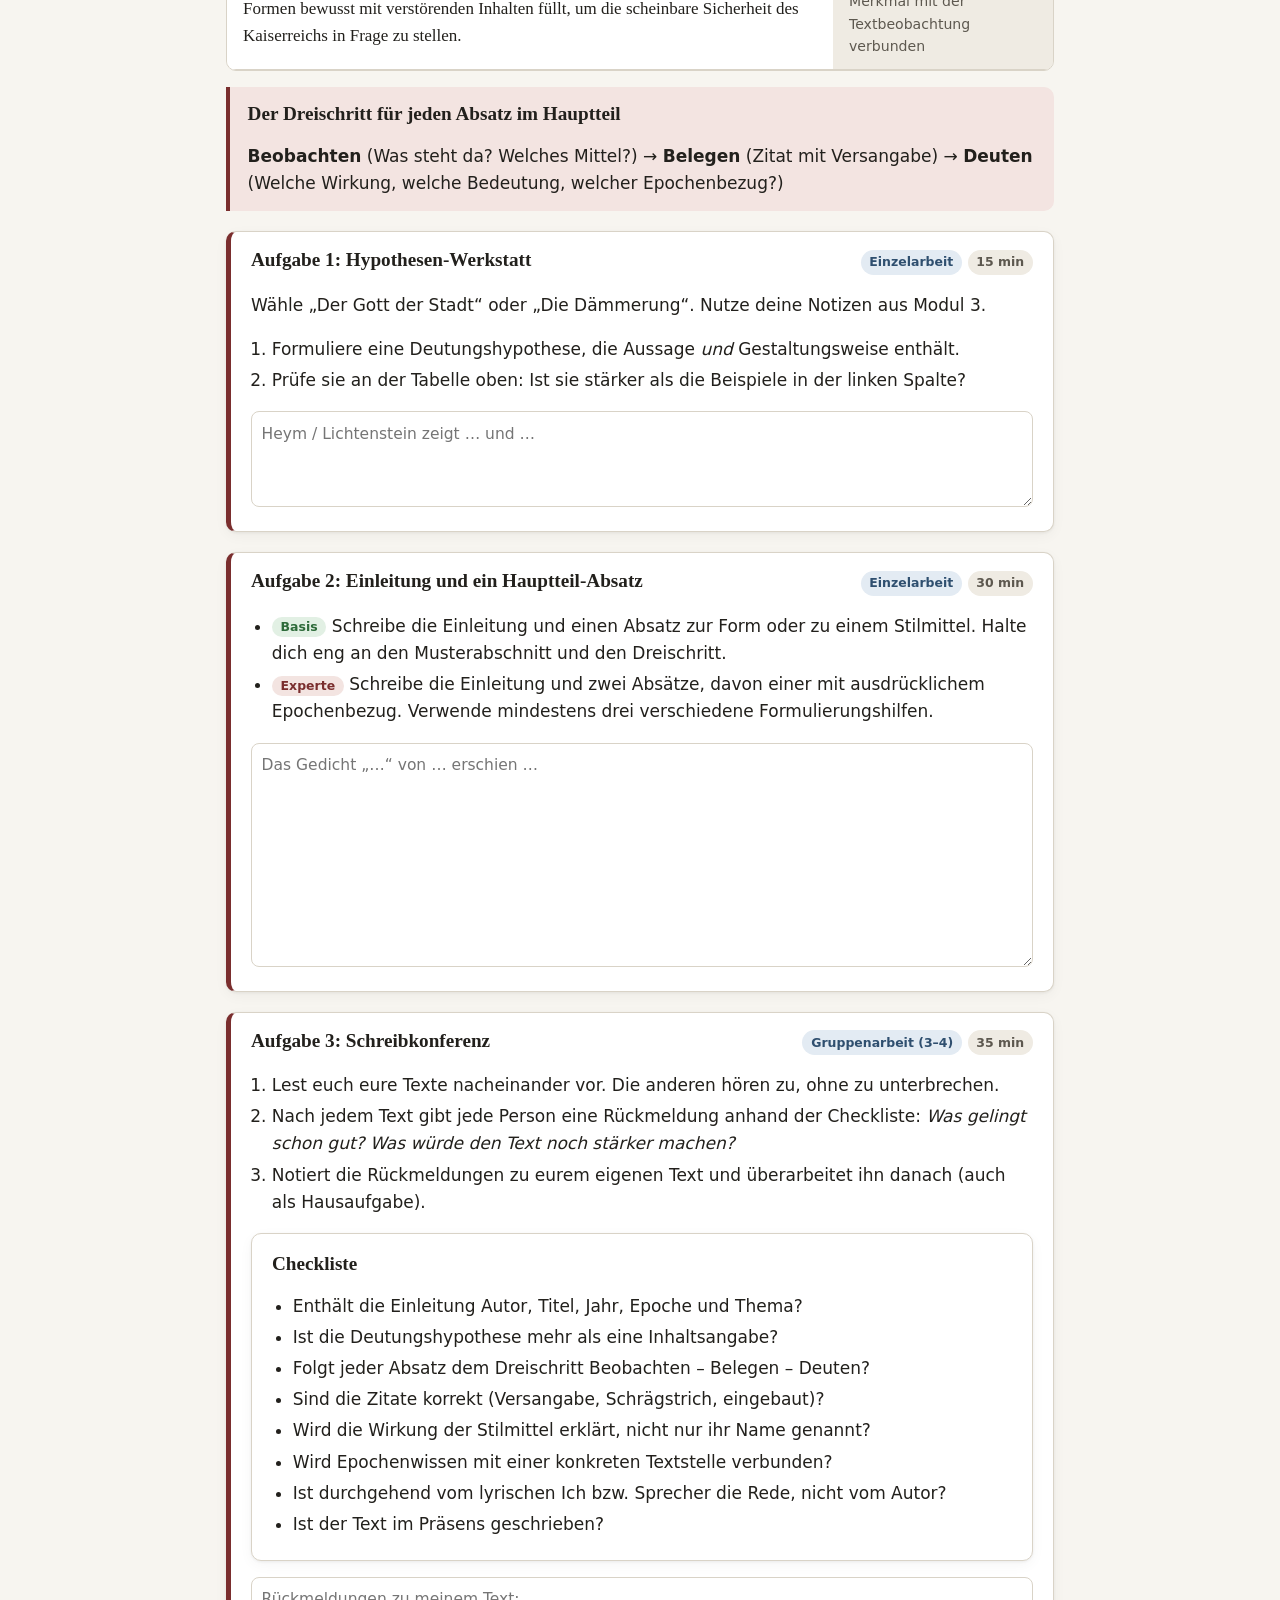
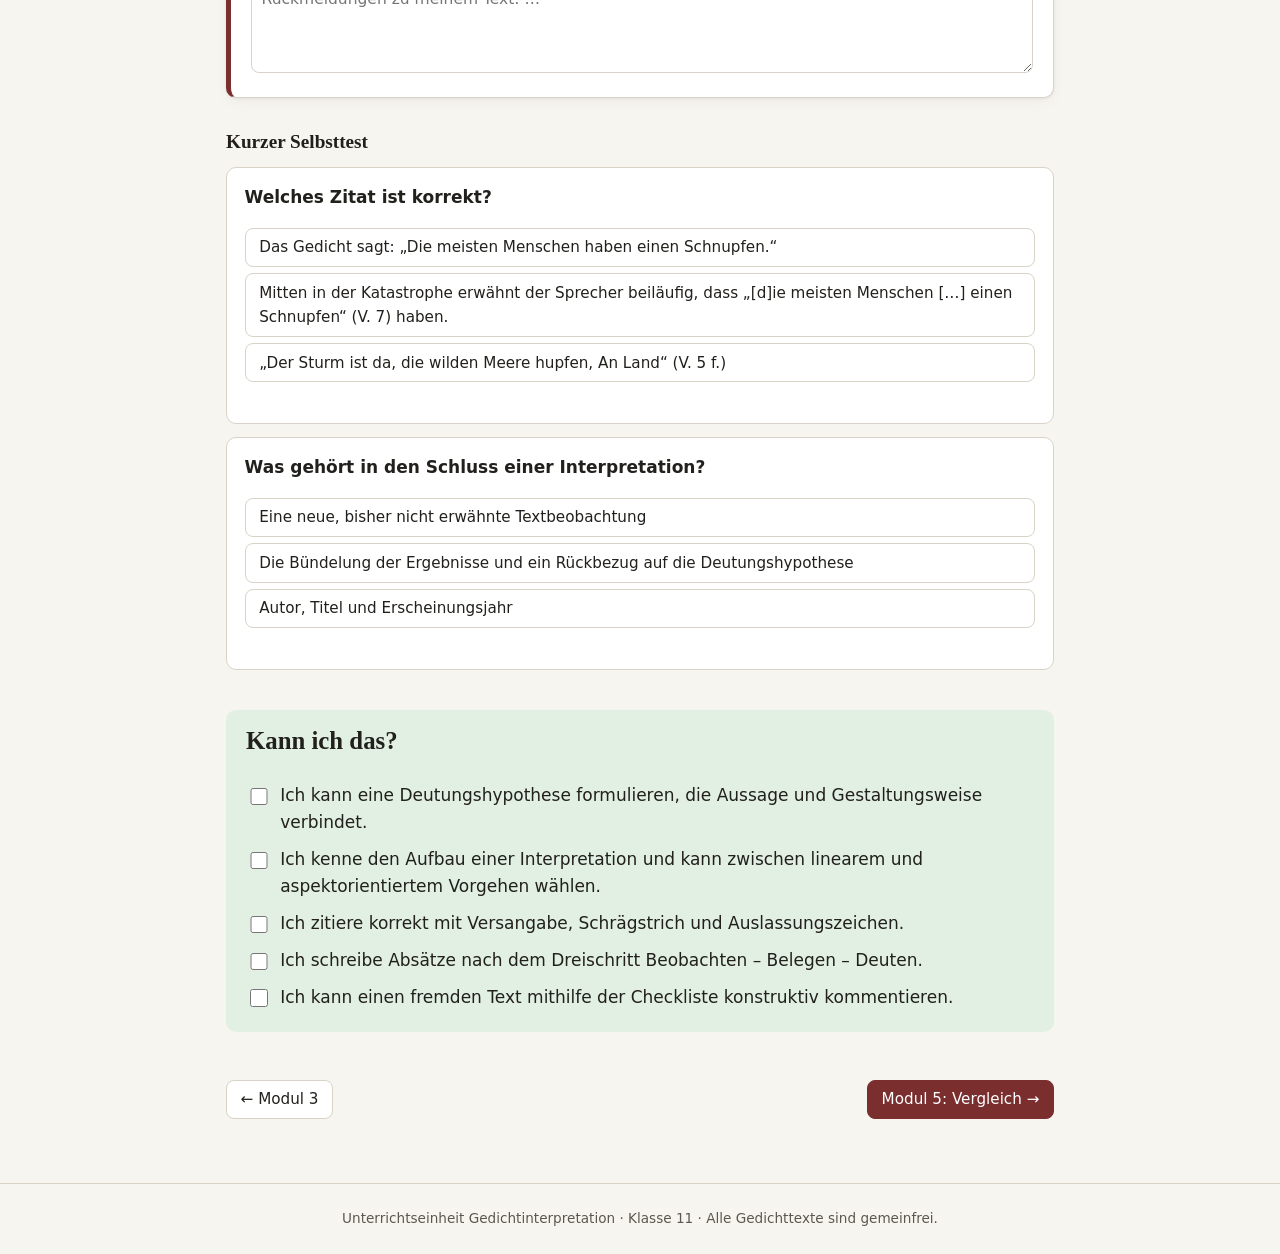
<file: interpretation.html>
<!DOCTYPE html>
<html lang="de">
<head>
  <meta charset="utf-8">
  <meta name="viewport" content="width=device-width, initial-scale=1">
  <title>Modul 4 – Interpretation schreiben | Gedichte deuten</title>
  <link rel="stylesheet" href="style.css">
</head>
<body>
  <a class="skip-link" href="#inhalt">Zum Inhalt springen</a>
  <header class="site-header">
    <div class="header-inner">
      <a class="brand" href="index.html">Gedichte deuten</a>
      <button class="nav-toggle" aria-expanded="false" aria-controls="nav">Menü</button>
      <nav class="site-nav" id="nav" aria-label="Hauptnavigation">
        <ul>
          <li><a href="index.html">Start</a></li>
          <li><a href="werkzeugkasten.html">1 Werkzeugkasten</a></li>
          <li><a href="barock.html">2 Barock</a></li>
          <li><a href="expressionismus.html">3 Expressionismus</a></li>
          <li><a href="interpretation.html" aria-current="page">4 Interpretation</a></li>
          <li><a href="vergleich.html">5 Vergleich</a></li>
          <li><a href="glossar.html">Glossar</a></li>
        </ul>
      </nav>
    </div>
  </header>

  <main id="inhalt">
    <p class="eyebrow">Modul 4 · Doppelstunde 7</p>
    <h1>Vom Notieren zum Text</h1>
    <p class="lead">Du hast markiert, gesammelt und gedeutet. Jetzt geht es darum, aus deinen Notizen einen zusammenhängenden Text zu machen, der überzeugt: mit einer klaren These, sauberen Belegen und einem roten Faden.</p>

    <h2>Die Deutungshypothese</h2>
    <p>Die Deutungshypothese ist das Herz deiner Interpretation. Sie steht am Ende der Einleitung und sagt in ein bis zwei Sätzen, <strong>was das Gedicht aussagt und wie es das tut</strong>. Im Hauptteil überprüfst du sie am Text, im Schluss greifst du sie wieder auf.</p>

    <div class="table-wrap">
      <table>
        <thead><tr><th>Zu schwach</th><th>Warum?</th><th>Besser</th></tr></thead>
        <tbody>
          <tr>
            <td>„Das Gedicht handelt vom Weltuntergang.“</td>
            <td>Nur das Thema, keine Deutung.</td>
            <td>„Van Hoddis zeigt den Weltuntergang als groteske Folge von Alltagsunfällen und entlarvt damit, wie gleichgültig die bürgerliche Gesellschaft der drohenden Katastrophe gegenübersteht.“</td>
          </tr>
          <tr>
            <td>„Gryphius war traurig wegen des Krieges.“</td>
            <td>Bezieht sich auf den Autor, nicht auf den Text.</td>
            <td>„Gryphius’ Sonett führt dem Leser durch eine Kette von Gegensätzen die Nichtigkeit alles Irdischen vor Augen und mahnt ihn, sich dem Ewigen zuzuwenden.“</td>
          </tr>
          <tr>
            <td>„Das Gedicht ist sehr interessant und hat viele Stilmittel.“</td>
            <td>Keine Aussage über den Inhalt.</td>
            <td>„Lichtenstein reiht unzusammenhängende, verzerrte Szenen aneinander und erzeugt so das Bild einer Welt, in der der Mensch seinen Platz und seine Würde verloren hat.“</td>
          </tr>
        </tbody>
      </table>
    </div>

    <h2>Der Aufbau</h2>
    <div class="grid">
      <div class="card">
        <h3>Einleitung</h3>
        <ul>
          <li>Autor, Titel, Entstehungs- oder Erscheinungsjahr, Epoche</li>
          <li>Thema in einem Satz</li>
          <li>Deutungshypothese</li>
        </ul>
      </div>
      <div class="card">
        <h3>Hauptteil</h3>
        <ul>
          <li>Kurzer Überblick über Inhalt und Aufbau</li>
          <li>Analyse von Form und Sprache – immer mit Wirkung</li>
          <li>Deutung mit Epochenbezug (die Brücke)</li>
        </ul>
      </div>
      <div class="card">
        <h3>Schluss</h3>
        <ul>
          <li>Ergebnisse bündeln, Hypothese bestätigen oder anpassen</li>
          <li>Eigene Stellungnahme oder Bezug zur Gegenwart</li>
        </ul>
      </div>
    </div>

    <div class="info">
      <p><strong>Zwei Wege durch den Hauptteil:</strong></p>
      <ul>
        <li><strong>Linear:</strong> Du gehst Strophe für Strophe vor und untersuchst jeweils Inhalt, Form und Sprache. Gut bei Gedichten mit klarer Entwicklung, z. B. Gryphius’ Sonett mit der Wendung in den Terzetten.</li>
        <li><strong>Aspektorientiert:</strong> Du ordnest nach Aspekten (z. B. erst Bildfolge, dann Sprache, dann Form). Gut bei Gedichten ohne Entwicklung, z. B. im Reihungsstil.</li>
      </ul>
      <p>Wichtig ist in beiden Fällen: Jeder Absatz hat einen Gedanken, und jeder Gedanke wird am Text belegt.</p>
    </div>

    <h2>Richtig zitieren</h2>
    <div class="card">
      <ul>
        <li><strong>Wörtliches Zitat mit Versangabe:</strong> Der Sprecher stellt fest, dass er überall „nur Eitelkeit auf Erden“ (V. 1) sieht.</li>
        <li><strong>Versgrenze mit Schrägstrich:</strong> „Dachdecker stürzen ab und gehn entzwei / Und an den Küsten […] steigt die Flut“ (V. 3 f.).</li>
        <li><strong>Auslassungen</strong> kennzeichnest du mit […].</li>
        <li><strong>Nicht nur zitieren, sondern einbauen:</strong> Das Zitat muss grammatisch in deinen Satz passen und darf nicht allein stehen.</li>
        <li><strong>Sinngemäße Verweise:</strong> Am Ende des Gedichts mahnt der Sprecher, sich dem Ewigen zuzuwenden (vgl. V. 14).</li>
      </ul>
    </div>

    <h2>Formulierungshilfen</h2>
    <div class="table-wrap">
      <table>
        <thead><tr><th>Wofür?</th><th>Formulierungen</th></tr></thead>
        <tbody>
          <tr><td>Stilmittel und Wirkung</td><td>… wird durch … hervorgehoben · … unterstreicht … · … verleiht dem Gedicht … · Dadurch entsteht der Eindruck, dass …</td></tr>
          <tr><td>Deuten</td><td>Dies lässt sich so deuten, dass … · Damit verweist das Gedicht auf … · Hier deutet sich an, dass …</td></tr>
          <tr><td>Epochenbezug</td><td>Hier greift das Gedicht das für den Barock / Expressionismus typische Motiv … auf · Vor dem Hintergrund … erscheint … als …</td></tr>
          <tr><td>Überleitungen</td><td>Während in der ersten Strophe …, zeigt sich in der zweiten … · Im Gegensatz dazu … · Diese Entwicklung setzt sich fort, indem …</td></tr>
          <tr><td>Abwägen</td><td>Möglicherweise … · Man könnte auch … deuten · Dafür spricht …, dagegen …</td></tr>
        </tbody>
      </table>
    </div>

    <h2>Ein kommentierter Musterabschnitt</h2>
    <p>Hier siehst du den Anfang einer Interpretation zu „Weltende“. Rechts steht jeweils, was der Abschnitt leistet.</p>

    <div class="annotated">
      <div class="txt">Das Gedicht „Weltende“ von Jakob van Hoddis erschien 1911 und gehört zu den frühesten Gedichten des Expressionismus.</div>
      <div class="note"><strong>Basisinformationen</strong>Autor, Titel, Jahr, Epoche</div>

      <div class="txt">Es beschreibt den Beginn einer weltweiten Katastrophe aus Sturm und Flut.</div>
      <div class="note"><strong>Thema</strong>in einem Satz</div>

      <div class="txt">Van Hoddis zeigt den Weltuntergang dabei als groteske Folge von Alltagsunfällen und entlarvt so, wie gleichgültig die bürgerliche Gesellschaft der drohenden Katastrophe gegenübersteht.</div>
      <div class="note"><strong>Deutungshypothese</strong>Aussage + Gestaltungsweise</div>

      <div class="txt">Auffällig ist zunächst der Gegensatz zwischen Form und Inhalt: Das Gedicht besteht aus zwei regelmäßig gereimten Strophen in fünfhebigem Jambus, wirkt also geordnet und ruhig.</div>
      <div class="note"><strong>Beobachtung</strong>Form wird genau benannt</div>

      <div class="txt">Erzählt wird jedoch von einstürzenden Brücken und Fluten, die „dicke Dämme zu zerdrücken“ (V. 6) drohen.</div>
      <div class="note"><strong>Beleg</strong>Zitat mit Versangabe, grammatisch eingebaut</div>

      <div class="txt">Die gleichmäßige Form wirkt dadurch wie eine dünne Fassade bürgerlicher Ordnung, hinter der das Chaos bereits ausgebrochen ist.</div>
      <div class="note"><strong>Wirkung / Deutung</strong>Was bedeutet die Beobachtung?</div>

      <div class="txt">Diese Spannung ist typisch für die frühe expressionistische Lyrik, die traditionelle Formen bewusst mit verstörenden Inhalten füllt, um die scheinbare Sicherheit des Kaiserreichs in Frage zu stellen.</div>
      <div class="note"><strong>Epochenbezug</strong>Merkmal mit der Textbeobachtung verbunden</div>
    </div>

    <div class="method">
      <h3>Der Dreischritt für jeden Absatz im Hauptteil</h3>
      <p><strong>Beobachten</strong> (Was steht da? Welches Mittel?) → <strong>Belegen</strong> (Zitat mit Versangabe) → <strong>Deuten</strong> (Welche Wirkung, welche Bedeutung, welcher Epochenbezug?)</p>
    </div>

    <div class="task">
      <div class="task-head">
        <h3>Aufgabe 1: Hypothesen-Werkstatt</h3>
        <div class="tags"><span class="tag sf">Einzelarbeit</span><span class="tag">15 min</span></div>
      </div>
      <p>Wähle „Der Gott der Stadt“ oder „Die Dämmerung“. Nutze deine Notizen aus Modul 3.</p>
      <ol>
        <li>Formuliere eine Deutungshypothese, die Aussage <em>und</em> Gestaltungsweise enthält.</li>
        <li>Prüfe sie an der Tabelle oben: Ist sie stärker als die Beispiele in der linken Spalte?</li>
      </ol>
      <textarea data-save="m4-a1" placeholder="Heym / Lichtenstein zeigt … und …"></textarea>
    </div>

    <div class="task">
      <div class="task-head">
        <h3>Aufgabe 2: Einleitung und ein Hauptteil-Absatz</h3>
        <div class="tags"><span class="tag sf">Einzelarbeit</span><span class="tag">30 min</span></div>
      </div>
      <ul>
        <li><span class="tag level-basis">Basis</span> Schreibe die Einleitung und einen Absatz zur Form oder zu einem Stilmittel. Halte dich eng an den Musterabschnitt und den Dreischritt.</li>
        <li><span class="tag level-experte">Experte</span> Schreibe die Einleitung und zwei Absätze, davon einer mit ausdrücklichem Epochenbezug. Verwende mindestens drei verschiedene Formulierungshilfen.</li>
      </ul>
      <textarea data-save="m4-a2" placeholder="Das Gedicht „…“ von … erschien …" style="min-height:14rem"></textarea>
    </div>

    <div class="task">
      <div class="task-head">
        <h3>Aufgabe 3: Schreibkonferenz</h3>
        <div class="tags"><span class="tag sf">Gruppenarbeit (3–4)</span><span class="tag">35 min</span></div>
      </div>
      <ol>
        <li>Lest euch eure Texte nacheinander vor. Die anderen hören zu, ohne zu unterbrechen.</li>
        <li>Nach jedem Text gibt jede Person eine Rückmeldung anhand der Checkliste: <em>Was gelingt schon gut? Was würde den Text noch stärker machen?</em></li>
        <li>Notiert die Rückmeldungen zu eurem eigenen Text und überarbeitet ihn danach (auch als Hausaufgabe).</li>
      </ol>
      <div class="card">
        <h3>Checkliste</h3>
        <ul>
          <li>Enthält die Einleitung Autor, Titel, Jahr, Epoche und Thema?</li>
          <li>Ist die Deutungshypothese mehr als eine Inhaltsangabe?</li>
          <li>Folgt jeder Absatz dem Dreischritt Beobachten – Belegen – Deuten?</li>
          <li>Sind die Zitate korrekt (Versangabe, Schrägstrich, eingebaut)?</li>
          <li>Wird die Wirkung der Stilmittel erklärt, nicht nur ihr Name genannt?</li>
          <li>Wird Epochenwissen mit einer konkreten Textstelle verbunden?</li>
          <li>Ist durchgehend vom lyrischen Ich bzw. Sprecher die Rede, nicht vom Autor?</li>
          <li>Ist der Text im Präsens geschrieben?</li>
        </ul>
      </div>
      <textarea data-save="m4-a3" placeholder="Rückmeldungen zu meinem Text: …"></textarea>
    </div>

    <h3 style="margin-top:2rem">Kurzer Selbsttest</h3>
    <div class="quiz">
      <div class="q">
        <p>Welches Zitat ist korrekt?</p>
        <div class="opts">
          <button class="opt" data-correct="false" data-fb="Die Versangabe fehlt, und das Zitat ist nicht in den Satz eingebaut.">Das Gedicht sagt: „Die meisten Menschen haben einen Schnupfen.“</button>
          <button class="opt" data-correct="true" data-fb="Eingebaut, mit Versangabe – so soll es sein.">Mitten in der Katastrophe erwähnt der Sprecher beiläufig, dass „[d]ie meisten Menschen […] einen Schnupfen“ (V. 7) haben.</button>
          <button class="opt" data-correct="false" data-fb="Die Versgrenze muss mit einem Schrägstrich markiert werden, nicht mit einem Komma.">„Der Sturm ist da, die wilden Meere hupfen, An Land“ (V. 5 f.)</button>
        </div>
        <p class="feedback" aria-live="polite"></p>
      </div>
      <div class="q">
        <p>Was gehört in den Schluss einer Interpretation?</p>
        <div class="opts">
          <button class="opt" data-correct="false" data-fb="Neue Beobachtungen gehören in den Hauptteil.">Eine neue, bisher nicht erwähnte Textbeobachtung</button>
          <button class="opt" data-correct="true" data-fb="Der Schluss bündelt und greift die Hypothese wieder auf.">Die Bündelung der Ergebnisse und ein Rückbezug auf die Deutungshypothese</button>
          <button class="opt" data-correct="false" data-fb="Das gehört in die Einleitung.">Autor, Titel und Erscheinungsjahr</button>
        </div>
        <p class="feedback" aria-live="polite"></p>
      </div>
    </div>

    <section class="selfcheck" data-module="m4">
      <h2>Kann ich das?</h2>
      <label><input type="checkbox"> Ich kann eine Deutungshypothese formulieren, die Aussage und Gestaltungsweise verbindet.</label>
      <label><input type="checkbox"> Ich kenne den Aufbau einer Interpretation und kann zwischen linearem und aspektorientiertem Vorgehen wählen.</label>
      <label><input type="checkbox"> Ich zitiere korrekt mit Versangabe, Schrägstrich und Auslassungszeichen.</label>
      <label><input type="checkbox"> Ich schreibe Absätze nach dem Dreischritt Beobachten – Belegen – Deuten.</label>
      <label><input type="checkbox"> Ich kann einen fremden Text mithilfe der Checkliste konstruktiv kommentieren.</label>
    </section>

    <div class="pager">
      <a class="btn" href="expressionismus.html">← Modul 3</a>
      <a class="btn btn-primary" href="vergleich.html">Modul 5: Vergleich →</a>
    </div>
  </main>

  <footer class="site-footer">
    Unterrichtseinheit Gedichtinterpretation · Klasse 11 · Alle Gedichttexte sind gemeinfrei.
  </footer>
  <script src="script.js"></script>
</body>
</html>
</file>
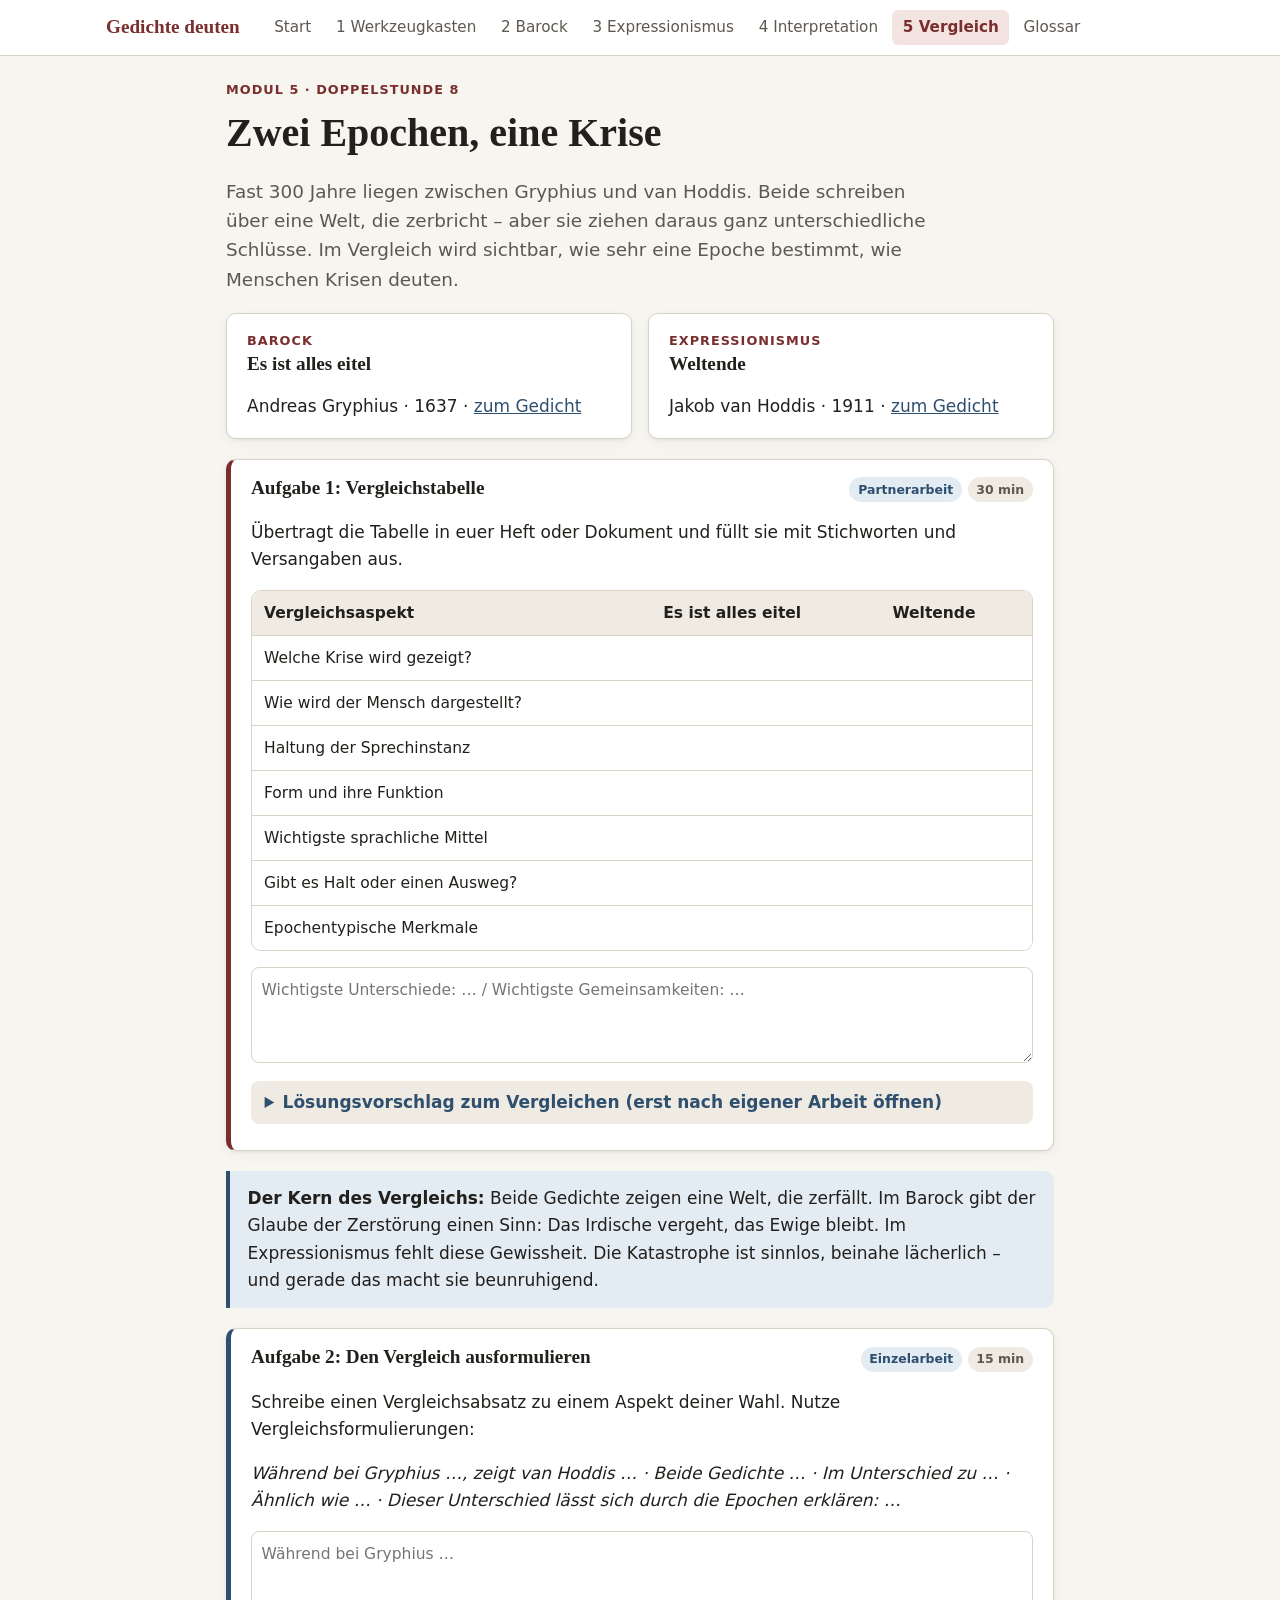
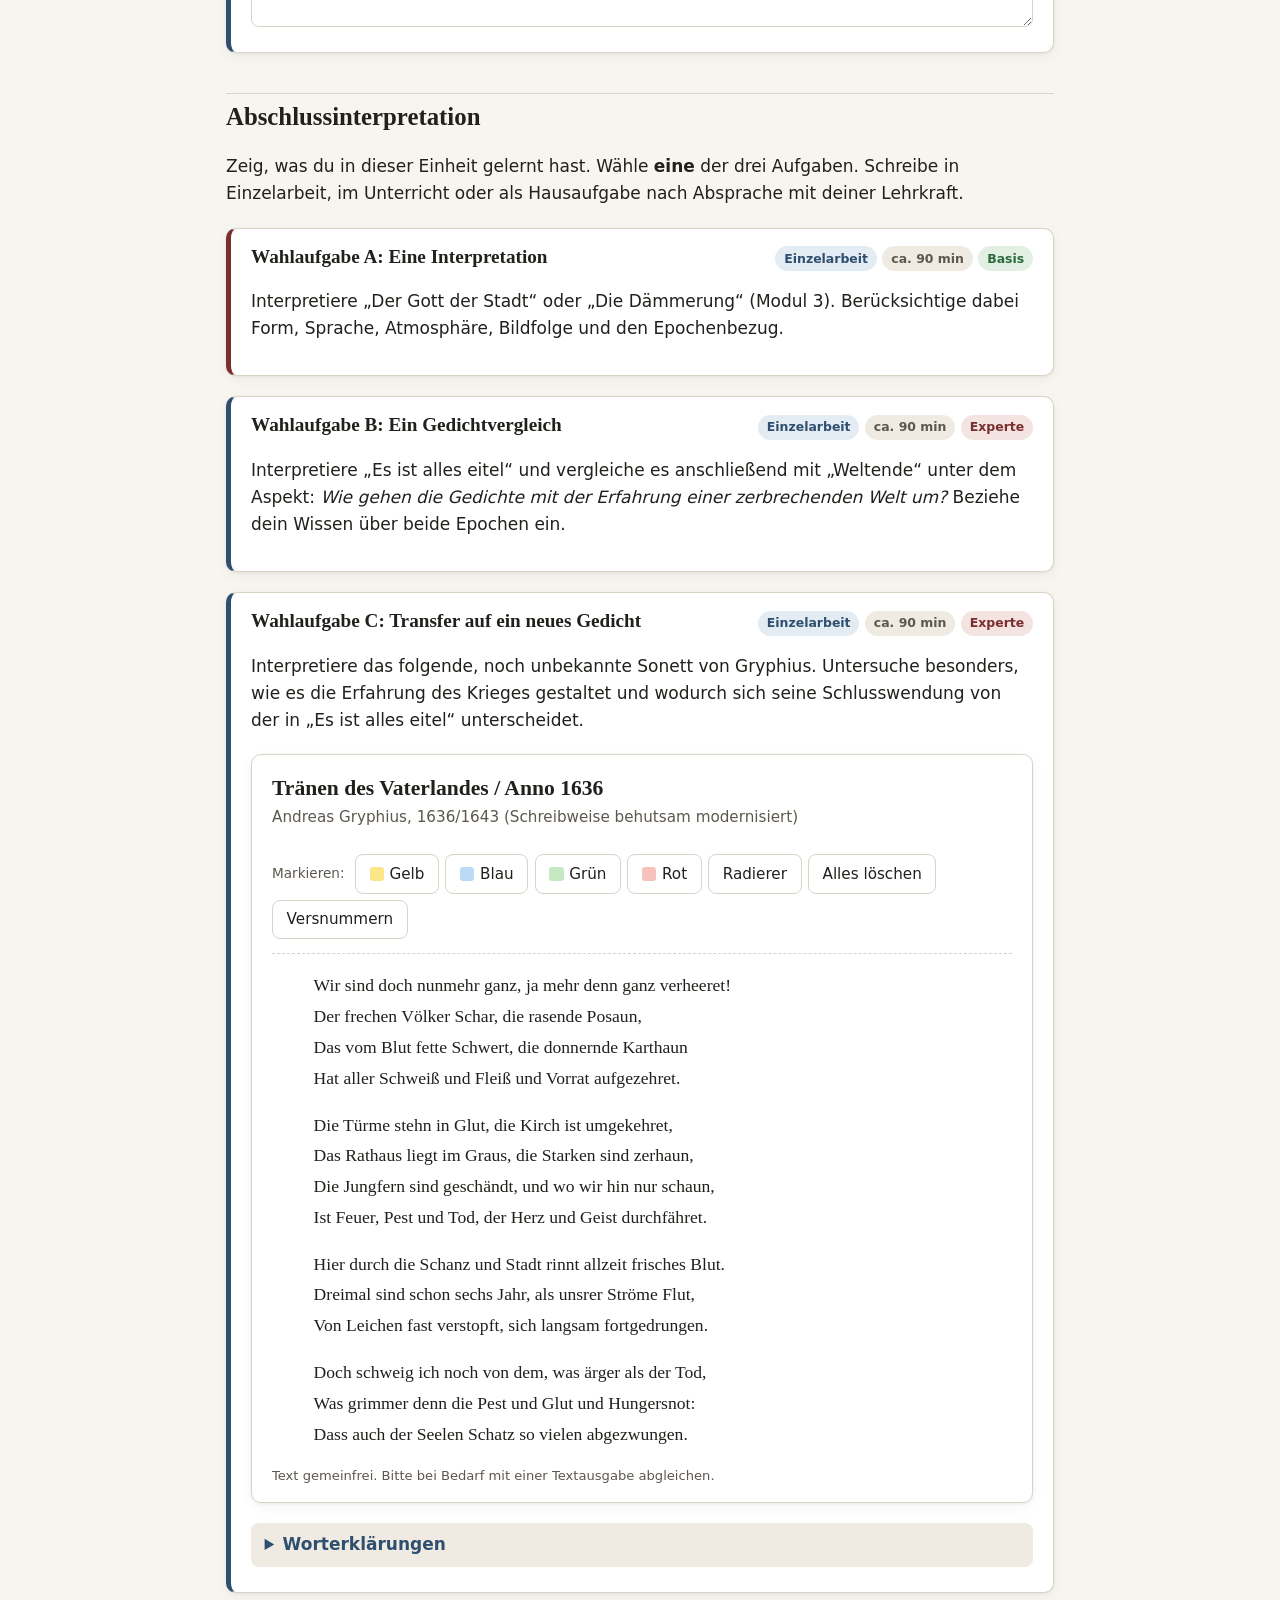
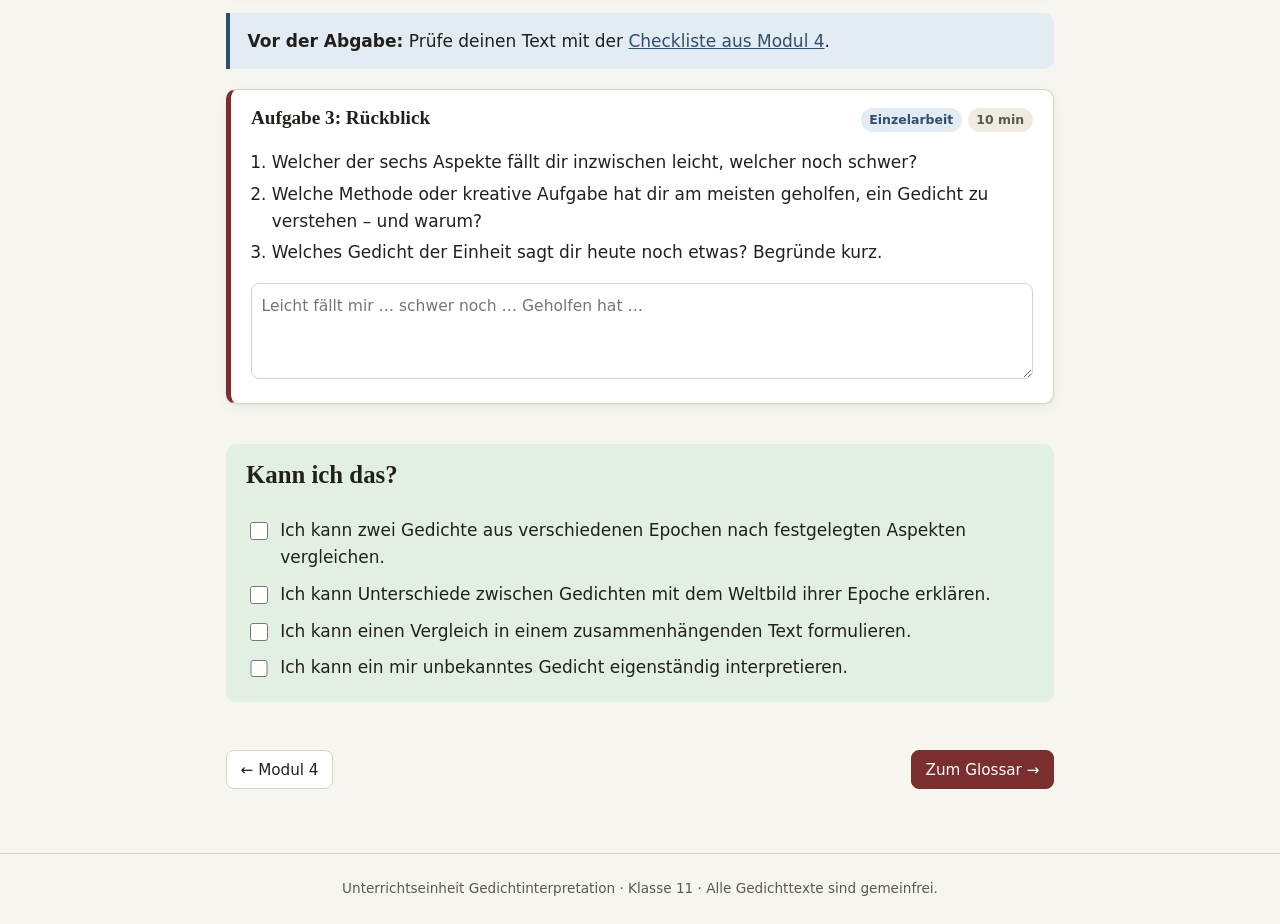
<file: vergleich.html>
<!DOCTYPE html>
<html lang="de">
<head>
  <meta charset="utf-8">
  <meta name="viewport" content="width=device-width, initial-scale=1">
  <title>Modul 5 – Epochenvergleich | Gedichte deuten</title>
  <link rel="stylesheet" href="style.css">
</head>
<body>
  <a class="skip-link" href="#inhalt">Zum Inhalt springen</a>
  <header class="site-header">
    <div class="header-inner">
      <a class="brand" href="index.html">Gedichte deuten</a>
      <button class="nav-toggle" aria-expanded="false" aria-controls="nav">Menü</button>
      <nav class="site-nav" id="nav" aria-label="Hauptnavigation">
        <ul>
          <li><a href="index.html">Start</a></li>
          <li><a href="werkzeugkasten.html">1 Werkzeugkasten</a></li>
          <li><a href="barock.html">2 Barock</a></li>
          <li><a href="expressionismus.html">3 Expressionismus</a></li>
          <li><a href="interpretation.html">4 Interpretation</a></li>
          <li><a href="vergleich.html" aria-current="page">5 Vergleich</a></li>
          <li><a href="glossar.html">Glossar</a></li>
        </ul>
      </nav>
    </div>
  </header>

  <main id="inhalt">
    <p class="eyebrow">Modul 5 · Doppelstunde 8</p>
    <h1>Zwei Epochen, eine Krise</h1>
    <p class="lead">Fast 300 Jahre liegen zwischen Gryphius und van Hoddis. Beide schreiben über eine Welt, die zerbricht – aber sie ziehen daraus ganz unterschiedliche Schlüsse. Im Vergleich wird sichtbar, wie sehr eine Epoche bestimmt, wie Menschen Krisen deuten.</p>

    <div class="grid">
      <div class="card">
        <p class="eyebrow">Barock</p>
        <h3>Es ist alles eitel</h3>
        <p>Andreas Gryphius · 1637 · <a href="barock.html">zum Gedicht</a></p>
      </div>
      <div class="card">
        <p class="eyebrow">Expressionismus</p>
        <h3>Weltende</h3>
        <p>Jakob van Hoddis · 1911 · <a href="expressionismus.html">zum Gedicht</a></p>
      </div>
    </div>

    <div class="task">
      <div class="task-head">
        <h3>Aufgabe 1: Vergleichstabelle</h3>
        <div class="tags"><span class="tag sf">Partnerarbeit</span><span class="tag">30 min</span></div>
      </div>
      <p>Übertragt die Tabelle in euer Heft oder Dokument und füllt sie mit Stichworten und Versangaben aus.</p>
      <div class="table-wrap">
        <table>
          <thead><tr><th>Vergleichsaspekt</th><th>Es ist alles eitel</th><th>Weltende</th></tr></thead>
          <tbody>
            <tr><td>Welche Krise wird gezeigt?</td><td></td><td></td></tr>
            <tr><td>Wie wird der Mensch dargestellt?</td><td></td><td></td></tr>
            <tr><td>Haltung der Sprechinstanz</td><td></td><td></td></tr>
            <tr><td>Form und ihre Funktion</td><td></td><td></td></tr>
            <tr><td>Wichtigste sprachliche Mittel</td><td></td><td></td></tr>
            <tr><td>Gibt es Halt oder einen Ausweg?</td><td></td><td></td></tr>
            <tr><td>Epochentypische Merkmale</td><td></td><td></td></tr>
          </tbody>
        </table>
      </div>
      <textarea data-save="m5-a1" placeholder="Wichtigste Unterschiede: … / Wichtigste Gemeinsamkeiten: …"></textarea>
      <details>
        <summary>Lösungsvorschlag zum Vergleichen (erst nach eigener Arbeit öffnen)</summary>
        <div class="table-wrap">
          <table>
            <thead><tr><th>Aspekt</th><th>Es ist alles eitel</th><th>Weltende</th></tr></thead>
            <tbody>
              <tr><td>Krise</td><td>Vergänglichkeit alles Irdischen vor dem Hintergrund von Krieg und Tod</td><td>Plötzliche Naturkatastrophe als Bild für den Zusammenbruch der modernen Welt</td></tr>
              <tr><td>Mensch</td><td>„Spiel der Zeit“, „leicht“ (V. 10), vergänglich, aber zur Erkenntnis fähig</td><td>Verdinglicht (Dachdecker „gehn entzwei“), lächerlich (Bürger mit spitzem Kopf, Schnupfen)</td></tr>
              <tr><td>Sprecher</td><td>Ernst, belehrend, zunehmend klagend und mahnend</td><td>Distanziert, scheinbar unbeteiligt, berichtet wie aus der Zeitung („liest man“)</td></tr>
              <tr><td>Form</td><td>Sonett, Alexandriner; Zäsur trägt die Antithesen; Ordnung als Halt</td><td>Regelmäßiger Reim und Jambus; Ordnung als trügerische Fassade</td></tr>
              <tr><td>Sprachmittel</td><td>Antithesen, Akkumulation, rhetorische Frage, Vergleich</td><td>Reihungsstil, Groteske, Personifikation („Meere hupfen“)</td></tr>
              <tr><td>Halt / Ausweg</td><td>Ja: die Hinwendung zum Ewigen, zu Gott (V. 14)</td><td>Nein: kein Ausweg, keine Sinngebung, kein Gott</td></tr>
              <tr><td>Epoche</td><td>Vanitas, Memento mori, Antithetik, Sonett</td><td>Weltende-Motiv, Zeilenstil, Spott auf den Bürger, Spannung von Form und Inhalt</td></tr>
            </tbody>
          </table>
        </div>
      </details>
    </div>

    <div class="info">
      <p><strong>Der Kern des Vergleichs:</strong> Beide Gedichte zeigen eine Welt, die zerfällt. Im Barock gibt der Glaube der Zerstörung einen Sinn: Das Irdische vergeht, das Ewige bleibt. Im Expressionismus fehlt diese Gewissheit. Die Katastrophe ist sinnlos, beinahe lächerlich – und gerade das macht sie beunruhigend.</p>
    </div>

    <div class="task expert">
      <div class="task-head">
        <h3>Aufgabe 2: Den Vergleich ausformulieren</h3>
        <div class="tags"><span class="tag sf">Einzelarbeit</span><span class="tag">15 min</span></div>
      </div>
      <p>Schreibe einen Vergleichsabsatz zu einem Aspekt deiner Wahl. Nutze Vergleichsformulierungen:</p>
      <p><em>Während bei Gryphius …, zeigt van Hoddis … · Beide Gedichte … · Im Unterschied zu … · Ähnlich wie … · Dieser Unterschied lässt sich durch die Epochen erklären: …</em></p>
      <textarea data-save="m5-a2" placeholder="Während bei Gryphius …"></textarea>
    </div>

    <h2>Abschlussinterpretation</h2>
    <p>Zeig, was du in dieser Einheit gelernt hast. Wähle <strong>eine</strong> der drei Aufgaben. Schreibe in Einzelarbeit, im Unterricht oder als Hausaufgabe nach Absprache mit deiner Lehrkraft.</p>

    <div class="task">
      <div class="task-head">
        <h3>Wahlaufgabe A: Eine Interpretation</h3>
        <div class="tags"><span class="tag sf">Einzelarbeit</span><span class="tag">ca. 90 min</span><span class="tag level-basis">Basis</span></div>
      </div>
      <p>Interpretiere „Der Gott der Stadt“ oder „Die Dämmerung“ (Modul 3). Berücksichtige dabei Form, Sprache, Atmosphäre, Bildfolge und den Epochenbezug.</p>
    </div>

    <div class="task expert">
      <div class="task-head">
        <h3>Wahlaufgabe B: Ein Gedichtvergleich</h3>
        <div class="tags"><span class="tag sf">Einzelarbeit</span><span class="tag">ca. 90 min</span><span class="tag level-experte">Experte</span></div>
      </div>
      <p>Interpretiere „Es ist alles eitel“ und vergleiche es anschließend mit „Weltende“ unter dem Aspekt: <em>Wie gehen die Gedichte mit der Erfahrung einer zerbrechenden Welt um?</em> Beziehe dein Wissen über beide Epochen ein.</p>
    </div>

    <div class="task expert">
      <div class="task-head">
        <h3>Wahlaufgabe C: Transfer auf ein neues Gedicht</h3>
        <div class="tags"><span class="tag sf">Einzelarbeit</span><span class="tag">ca. 90 min</span><span class="tag level-experte">Experte</span></div>
      </div>
      <p>Interpretiere das folgende, noch unbekannte Sonett von Gryphius. Untersuche besonders, wie es die Erfahrung des Krieges gestaltet und wodurch sich seine Schlusswendung von der in „Es ist alles eitel“ unterscheidet.</p>

      <div class="poem-box" data-marker="traenen" data-version="1">
        <h3 class="poem-title">Tränen des Vaterlandes / Anno 1636</h3>
        <p class="poem-meta">Andreas Gryphius, 1636/1643 (Schreibweise behutsam modernisiert)</p>
        <div class="marker-tools" aria-label="Textmarker">
          <span>Markieren:</span>
          <button data-color="yellow" class="swatch"><i style="background:var(--mark-yellow)"></i>Gelb</button>
          <button data-color="blue" class="swatch"><i style="background:var(--mark-blue)"></i>Blau</button>
          <button data-color="green" class="swatch"><i style="background:var(--mark-green)"></i>Grün</button>
          <button data-color="red" class="swatch"><i style="background:var(--mark-red)"></i>Rot</button>
          <button data-color="erase">Radierer</button>
          <button data-clear>Alles löschen</button>
          <button data-numbers>Versnummern</button>
        </div>
        <div class="poem">
          <div class="stanza">
            <span class="line">Wir sind doch nunmehr ganz, ja mehr denn ganz verheeret!</span>
            <span class="line">Der frechen Völker Schar, die rasende Posaun,</span>
            <span class="line">Das vom Blut fette Schwert, die donnernde Karthaun</span>
            <span class="line">Hat aller Schweiß und Fleiß und Vorrat aufgezehret.</span>
          </div>
          <div class="stanza">
            <span class="line">Die Türme stehn in Glut, die Kirch ist umgekehret,</span>
            <span class="line">Das Rathaus liegt im Graus, die Starken sind zerhaun,</span>
            <span class="line">Die Jungfern sind geschändt, und wo wir hin nur schaun,</span>
            <span class="line">Ist Feuer, Pest und Tod, der Herz und Geist durchfähret.</span>
          </div>
          <div class="stanza">
            <span class="line">Hier durch die Schanz und Stadt rinnt allzeit frisches Blut.</span>
            <span class="line">Dreimal sind schon sechs Jahr, als unsrer Ströme Flut,</span>
            <span class="line">Von Leichen fast verstopft, sich langsam fortgedrungen.</span>
          </div>
          <div class="stanza">
            <span class="line">Doch schweig ich noch von dem, was ärger als der Tod,</span>
            <span class="line">Was grimmer denn die Pest und Glut und Hungersnot:</span>
            <span class="line">Dass auch der Seelen Schatz so vielen abgezwungen.</span>
          </div>
        </div>
        <p class="poem-source">Text gemeinfrei. Bitte bei Bedarf mit einer Textausgabe abgleichen.</p>
      </div>
      <details>
        <summary>Worterklärungen</summary>
        <ul>
          <li><strong>verheeret:</strong> verwüstet</li>
          <li><strong>Posaun:</strong> Kriegstrompete, Signal zum Angriff</li>
          <li><strong>Karthaun:</strong> schwere Kanone</li>
          <li><strong>umgekehret:</strong> zerstört, umgestürzt</li>
          <li><strong>Schanz:</strong> Befestigungsanlage</li>
          <li><strong>Dreimal sechs Jahr:</strong> 18 Jahre – so lange dauerte der Krieg 1636 bereits</li>
          <li><strong>der Seelen Schatz:</strong> der Glaube, das Seelenheil</li>
        </ul>
      </details>
    </div>

    <div class="info">
      <p><strong>Vor der Abgabe:</strong> Prüfe deinen Text mit der <a href="interpretation.html">Checkliste aus Modul 4</a>.</p>
    </div>

    <div class="task">
      <div class="task-head">
        <h3>Aufgabe 3: Rückblick</h3>
        <div class="tags"><span class="tag sf">Einzelarbeit</span><span class="tag">10 min</span></div>
      </div>
      <ol>
        <li>Welcher der sechs Aspekte fällt dir inzwischen leicht, welcher noch schwer?</li>
        <li>Welche Methode oder kreative Aufgabe hat dir am meisten geholfen, ein Gedicht zu verstehen – und warum?</li>
        <li>Welches Gedicht der Einheit sagt dir heute noch etwas? Begründe kurz.</li>
      </ol>
      <textarea data-save="m5-a3" placeholder="Leicht fällt mir … schwer noch … Geholfen hat …"></textarea>
    </div>

    <section class="selfcheck" data-module="m5">
      <h2>Kann ich das?</h2>
      <label><input type="checkbox"> Ich kann zwei Gedichte aus verschiedenen Epochen nach festgelegten Aspekten vergleichen.</label>
      <label><input type="checkbox"> Ich kann Unterschiede zwischen Gedichten mit dem Weltbild ihrer Epoche erklären.</label>
      <label><input type="checkbox"> Ich kann einen Vergleich in einem zusammenhängenden Text formulieren.</label>
      <label><input type="checkbox"> Ich kann ein mir unbekanntes Gedicht eigenständig interpretieren.</label>
    </section>

    <div class="pager">
      <a class="btn" href="interpretation.html">← Modul 4</a>
      <a class="btn btn-primary" href="glossar.html">Zum Glossar →</a>
    </div>
  </main>

  <footer class="site-footer">
    Unterrichtseinheit Gedichtinterpretation · Klasse 11 · Alle Gedichttexte sind gemeinfrei.
  </footer>
  <script src="script.js"></script>
</body>
</html>
</file>
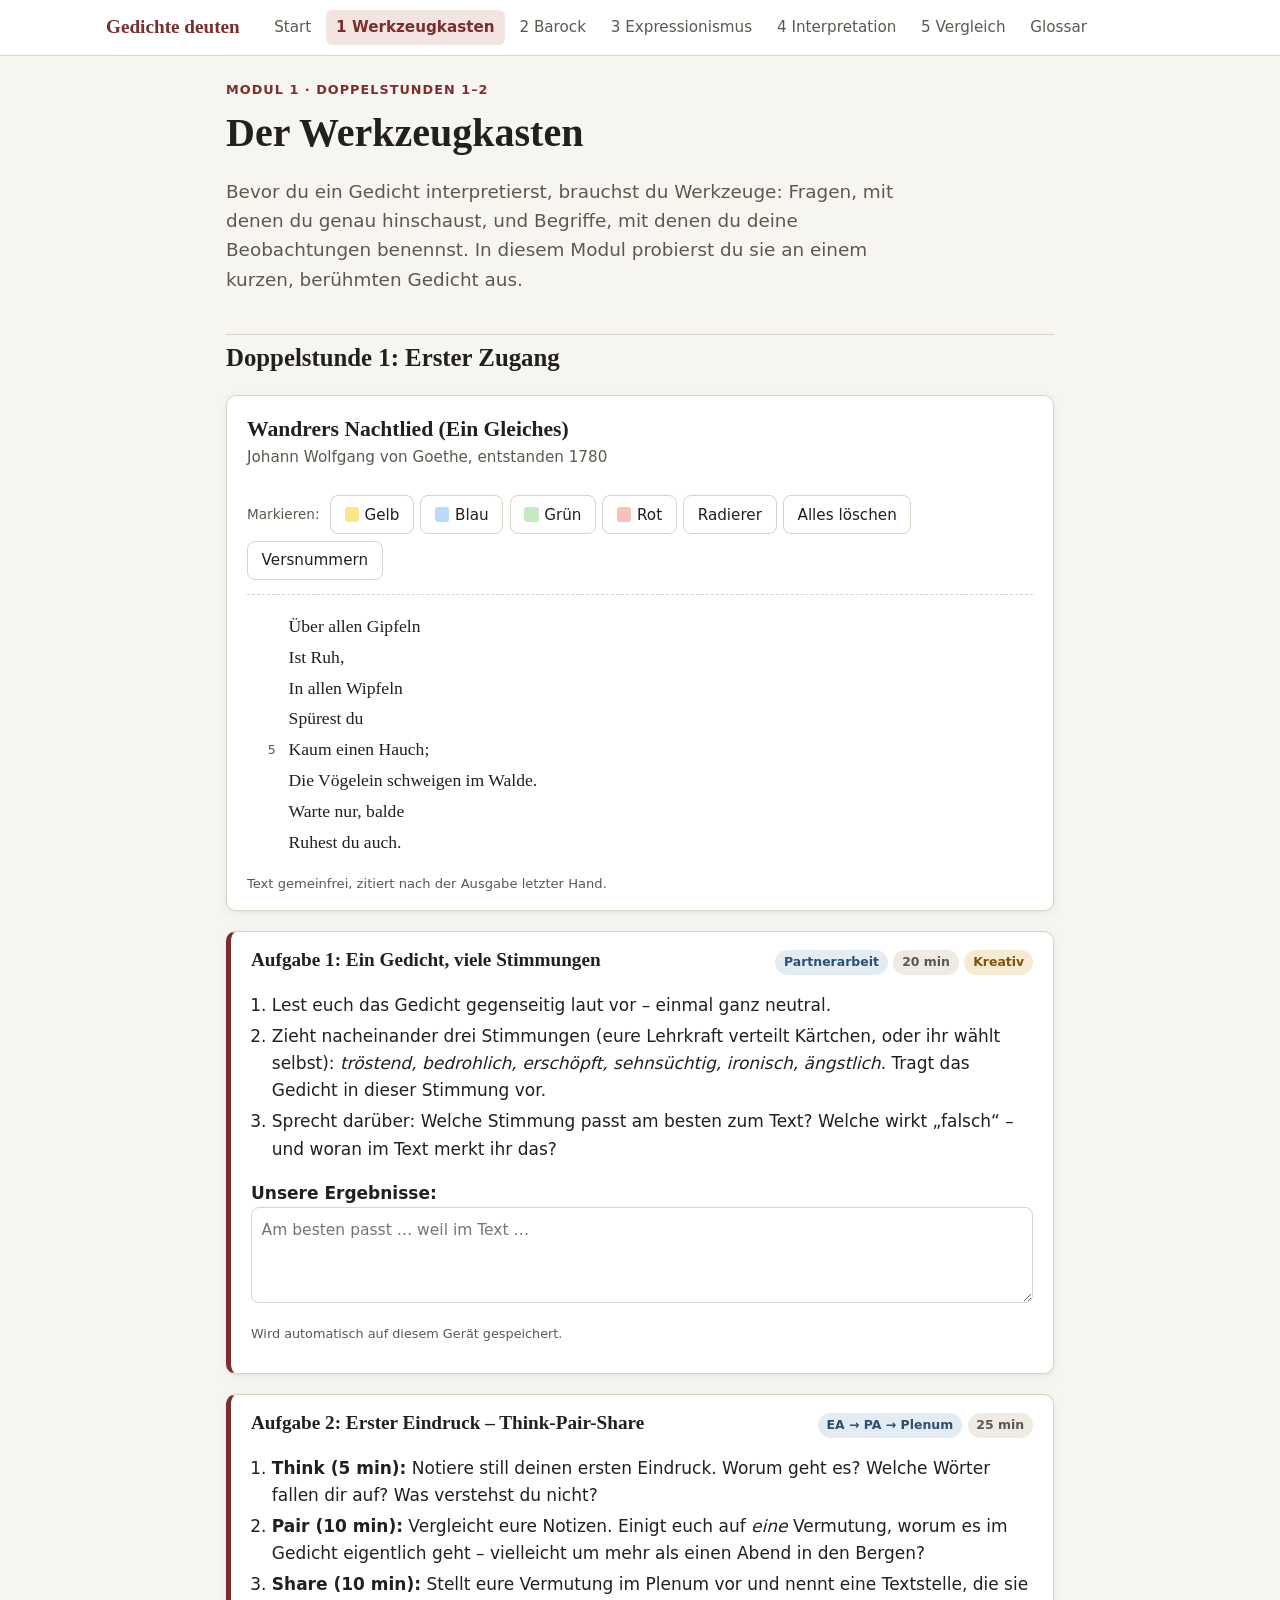
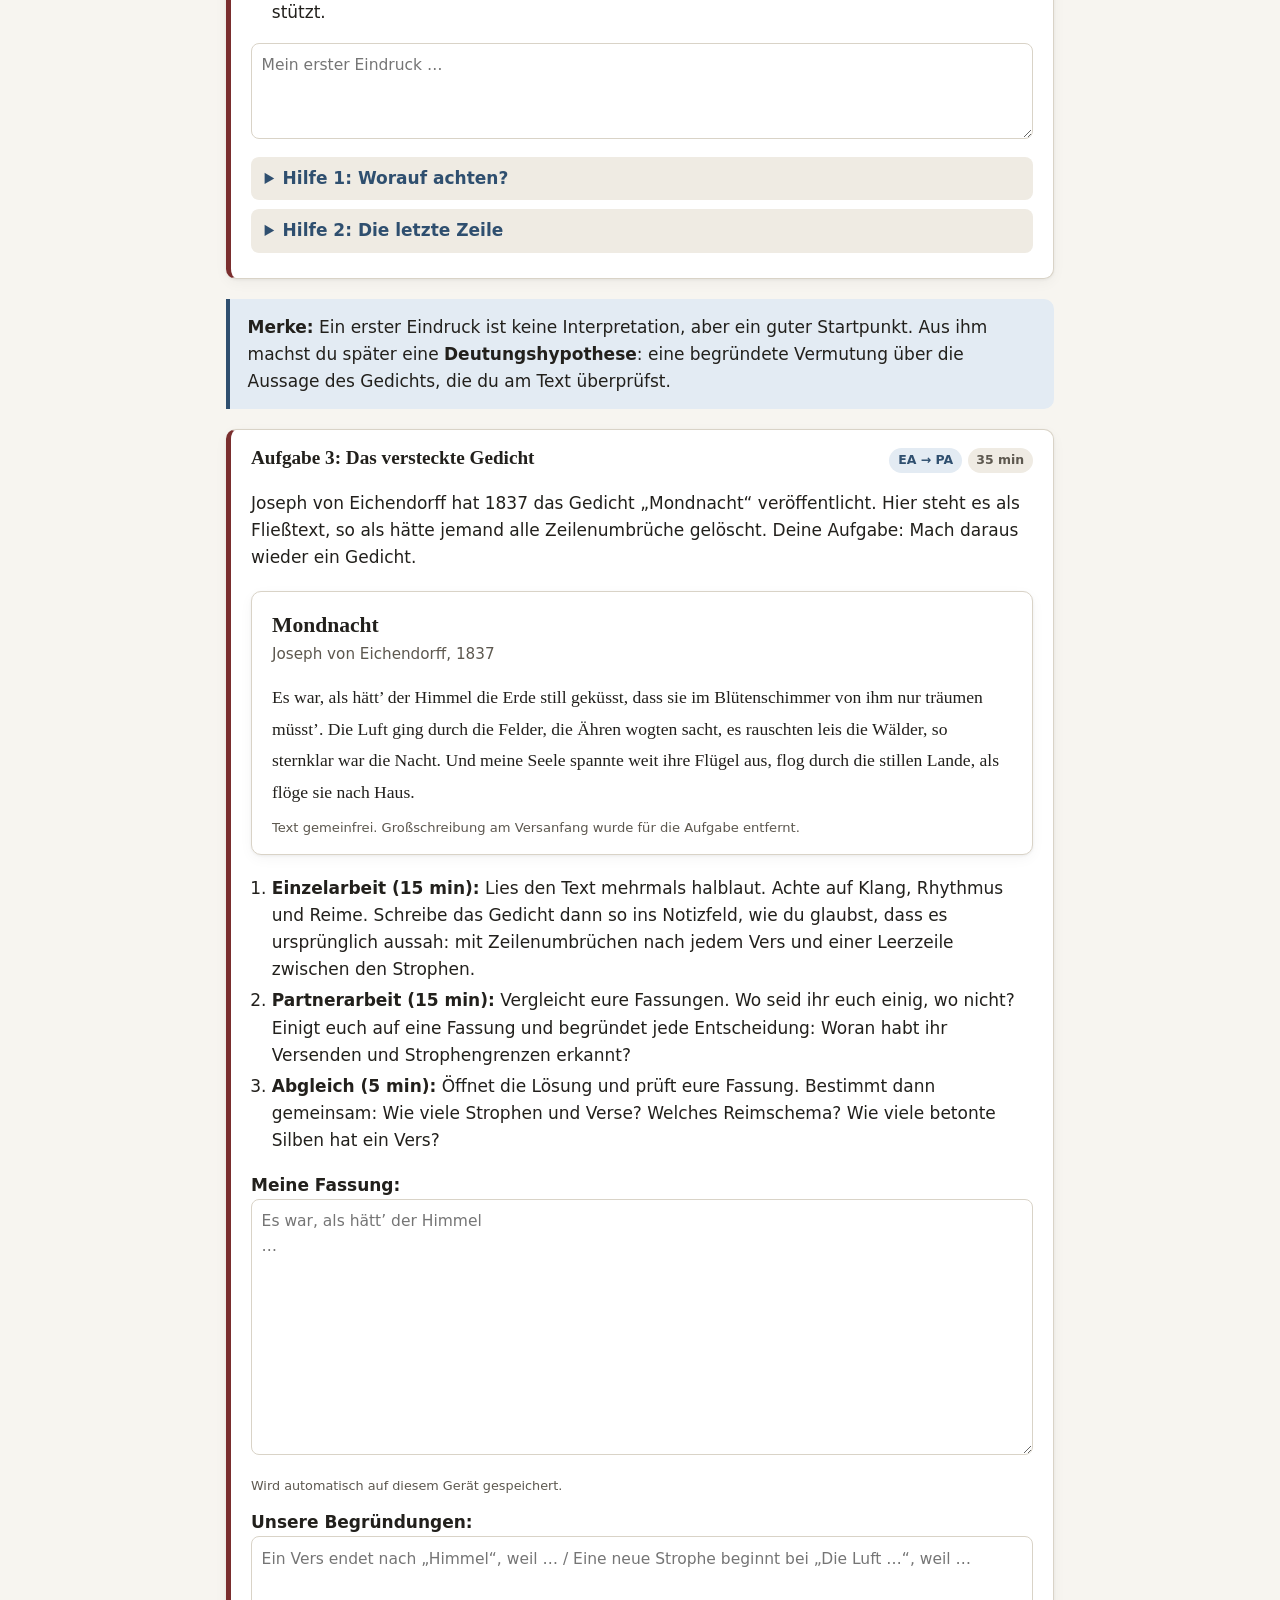
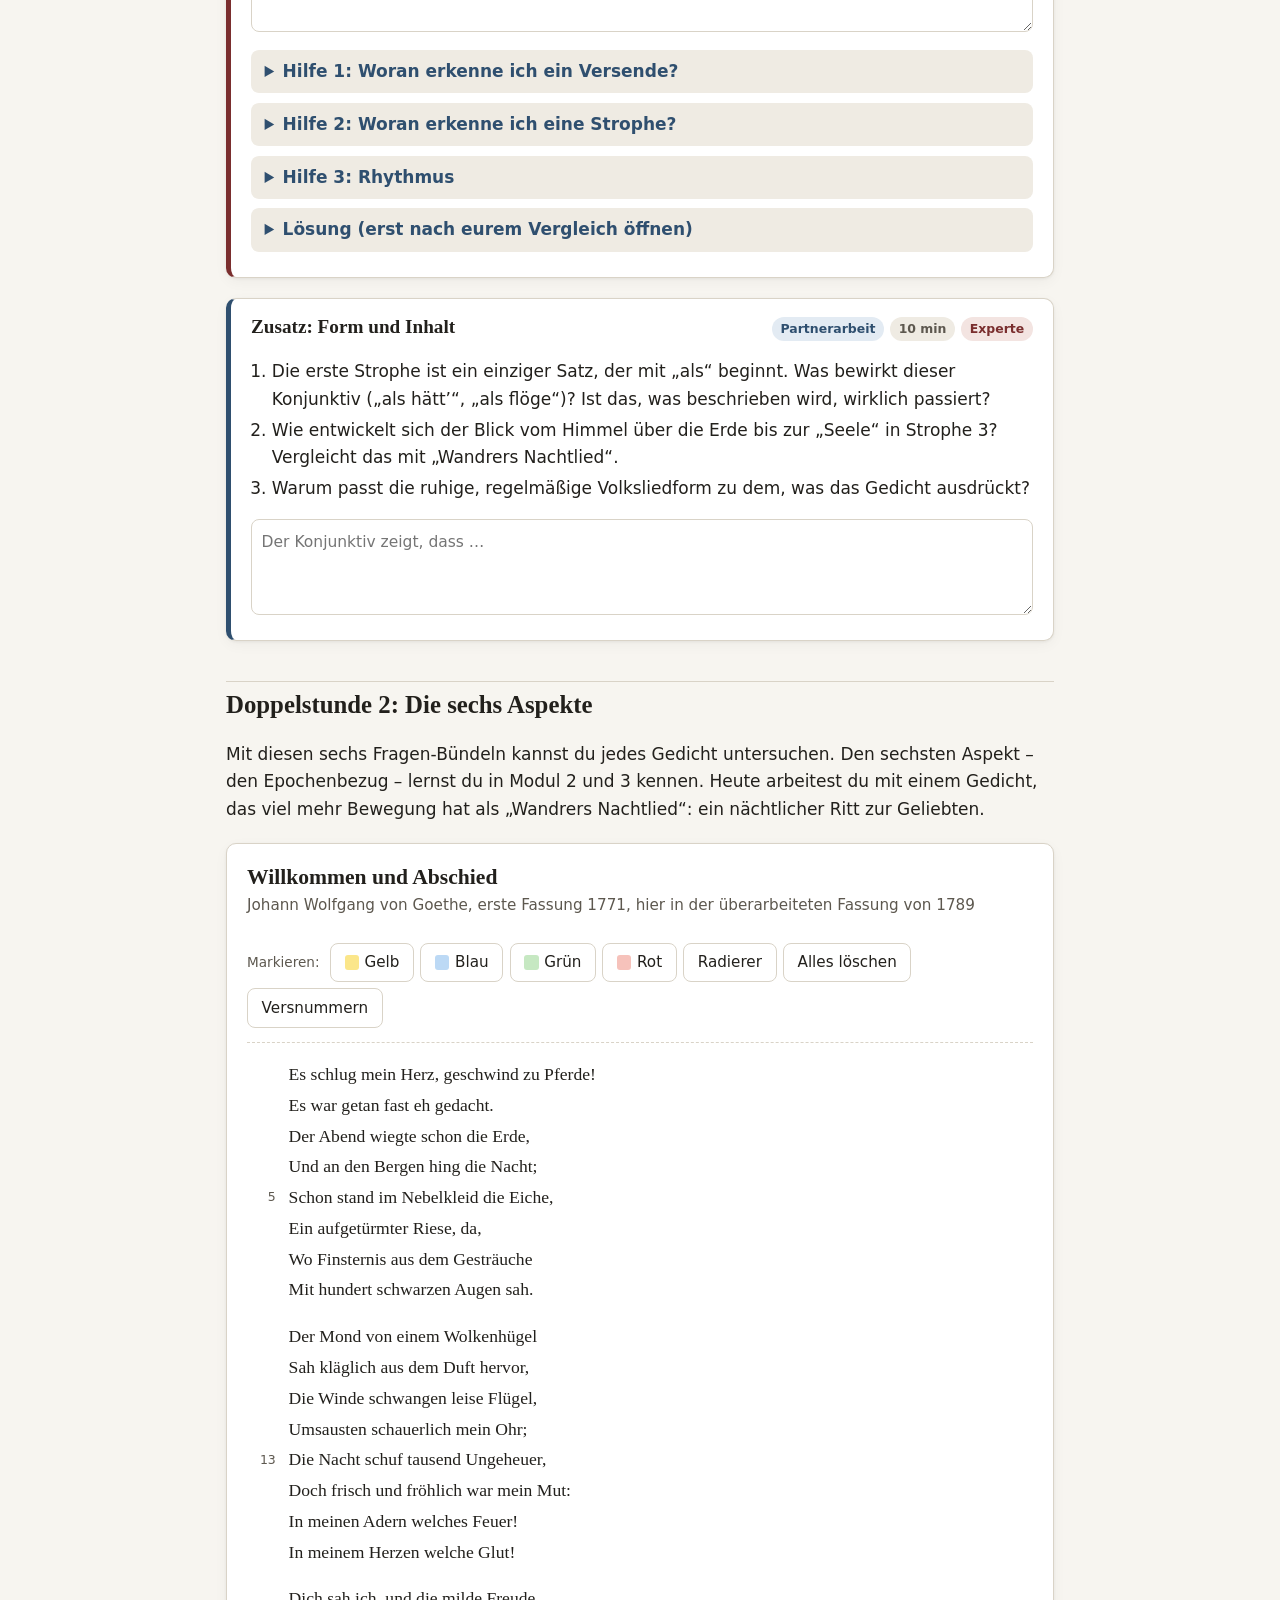
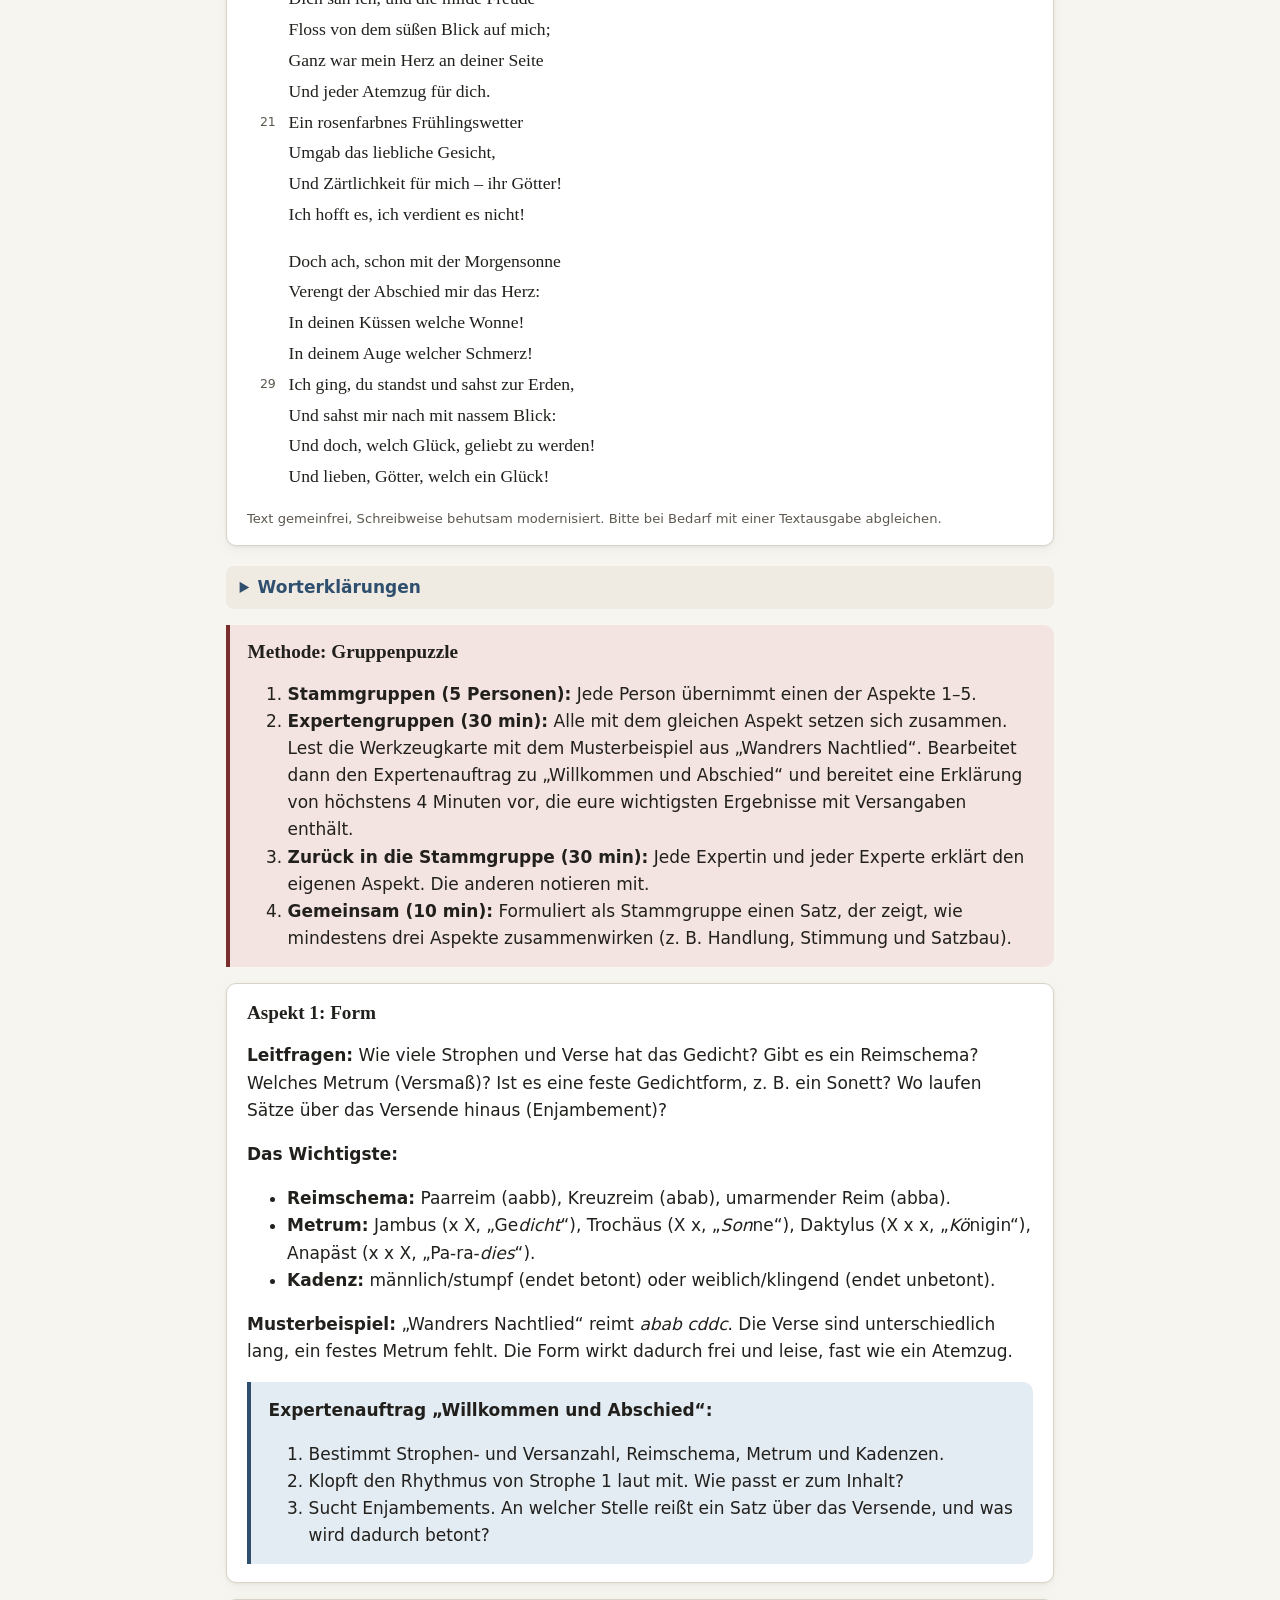
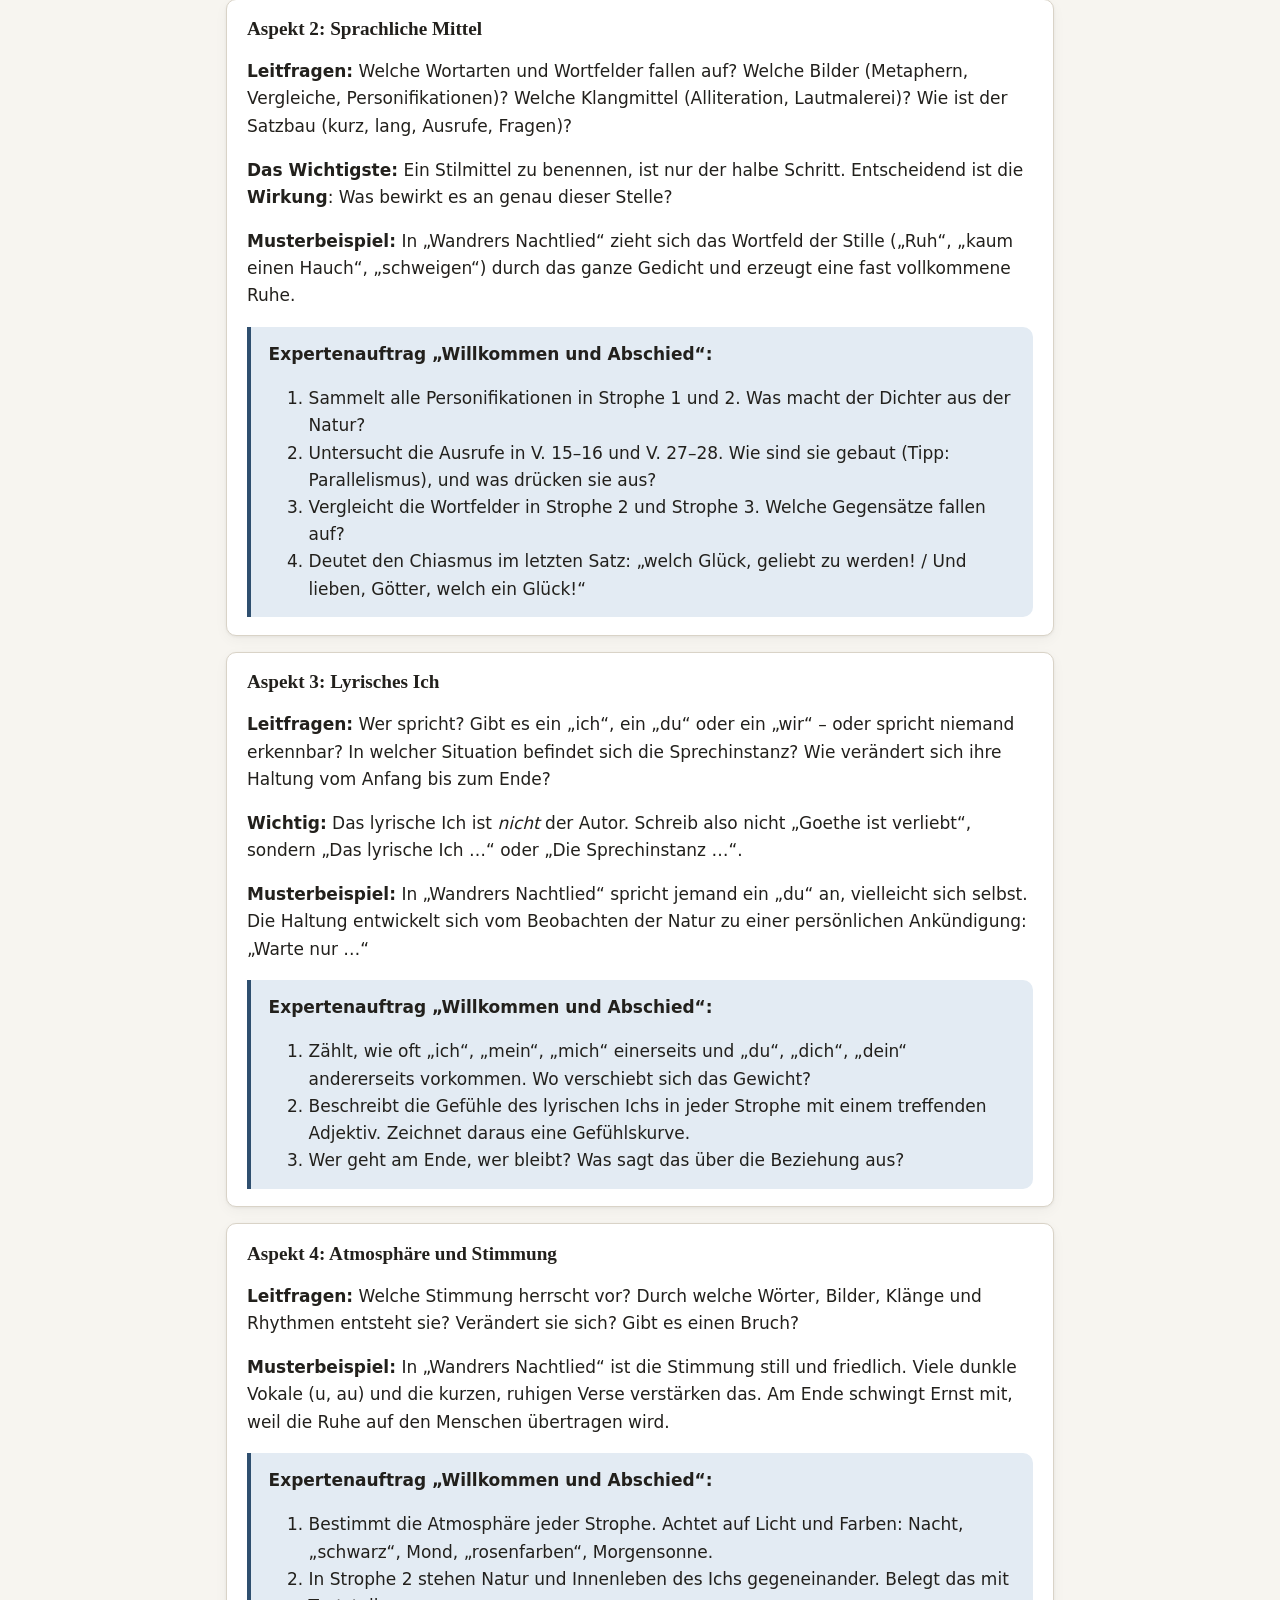
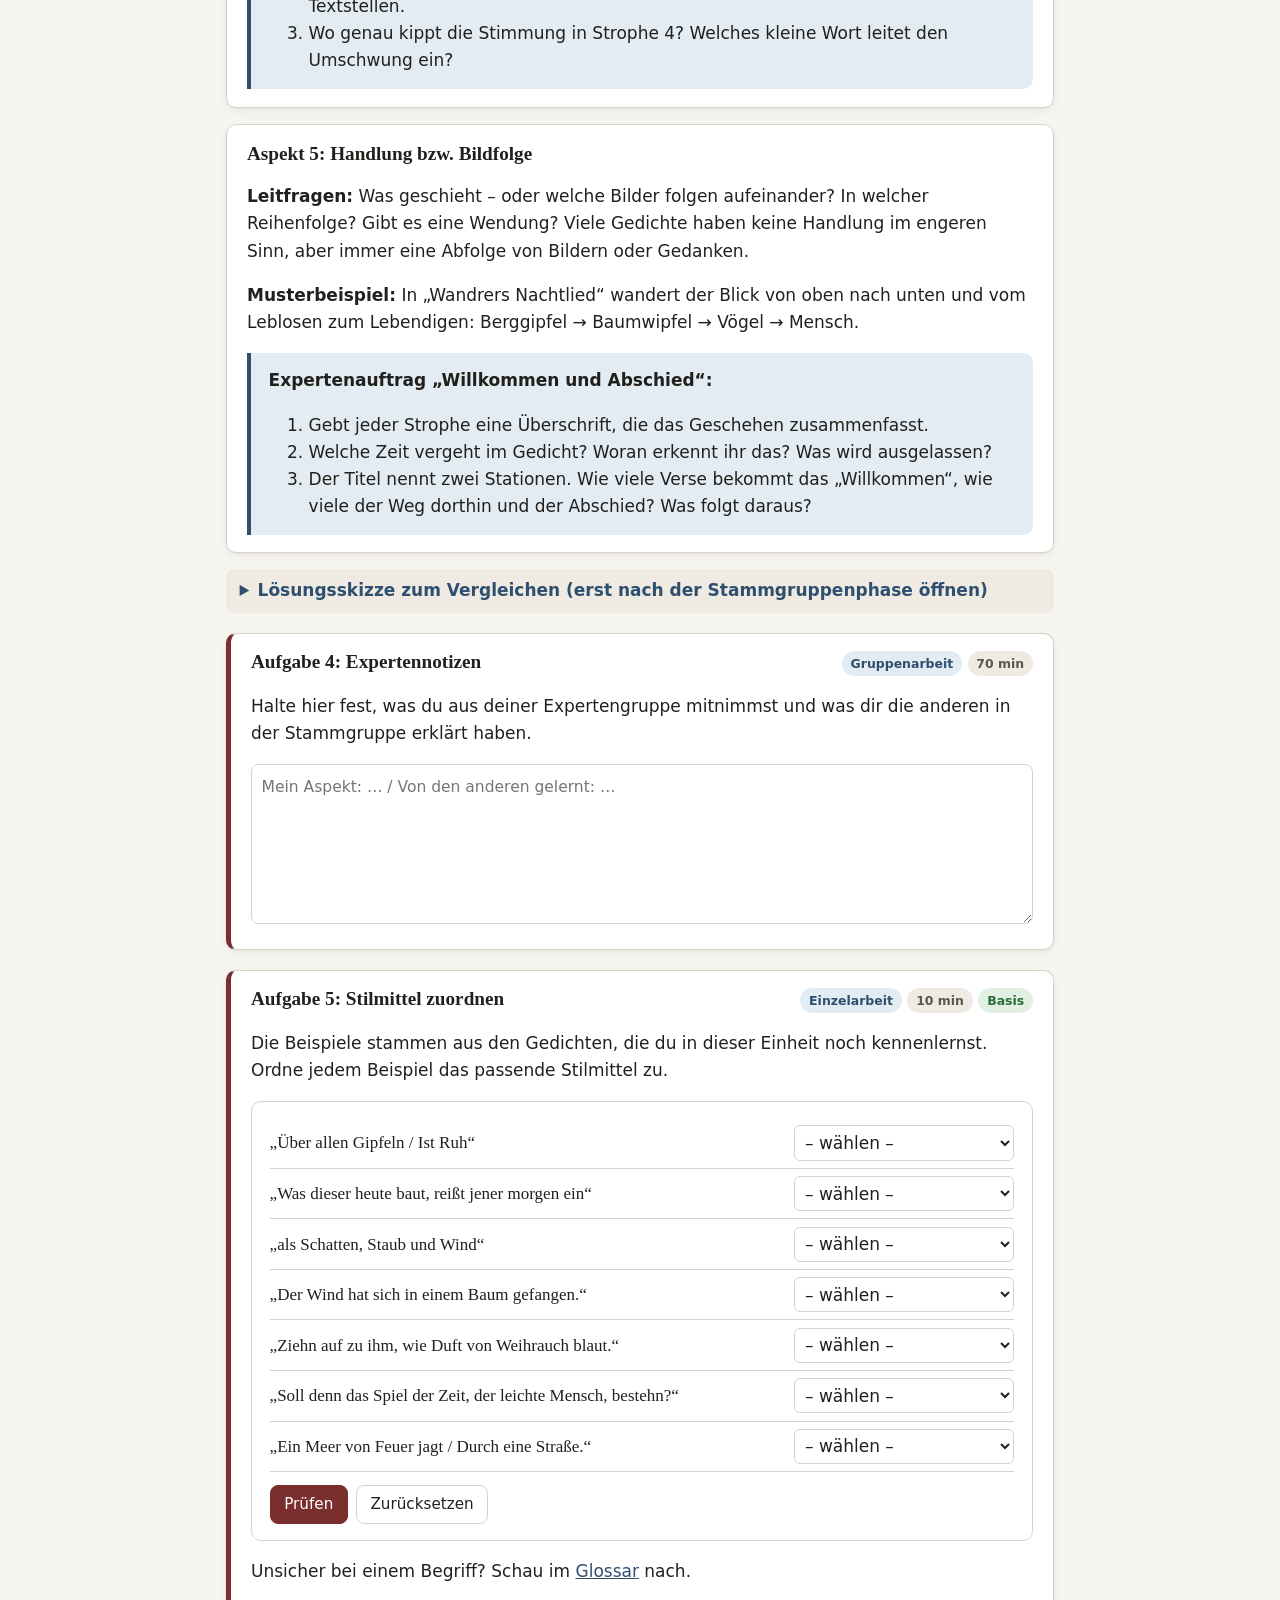
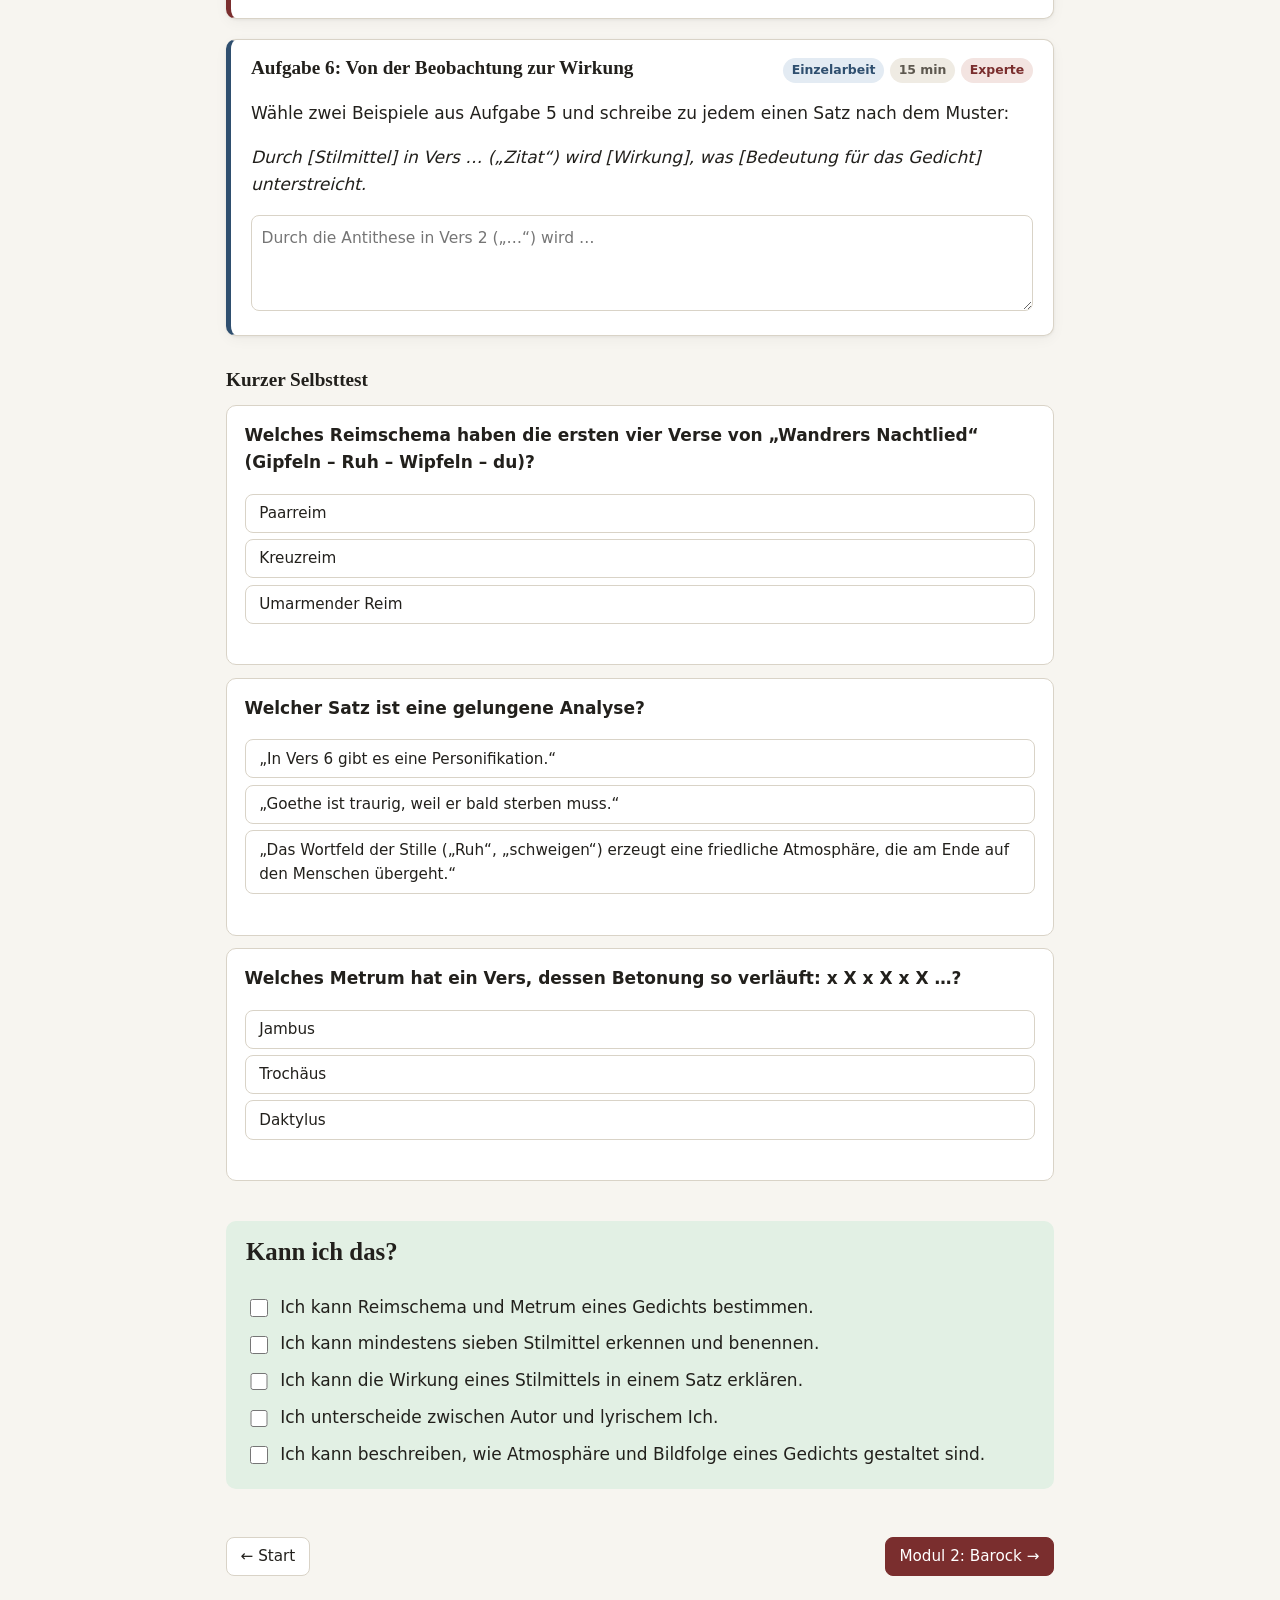
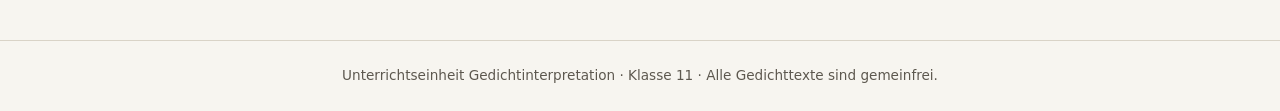
<file: werkzeugkasten.html>
<!DOCTYPE html>
<html lang="de">
<head>
  <meta charset="utf-8">
  <meta name="viewport" content="width=device-width, initial-scale=1">
  <title>Modul 1 – Werkzeugkasten | Gedichte deuten</title>
  <link rel="stylesheet" href="style.css">
</head>
<body>
  <a class="skip-link" href="#inhalt">Zum Inhalt springen</a>
  <header class="site-header">
    <div class="header-inner">
      <a class="brand" href="index.html">Gedichte deuten</a>
      <button class="nav-toggle" aria-expanded="false" aria-controls="nav">Menü</button>
      <nav class="site-nav" id="nav" aria-label="Hauptnavigation">
        <ul>
          <li><a href="index.html">Start</a></li>
          <li><a href="werkzeugkasten.html" aria-current="page">1 Werkzeugkasten</a></li>
          <li><a href="barock.html">2 Barock</a></li>
          <li><a href="expressionismus.html">3 Expressionismus</a></li>
          <li><a href="interpretation.html">4 Interpretation</a></li>
          <li><a href="vergleich.html">5 Vergleich</a></li>
          <li><a href="glossar.html">Glossar</a></li>
        </ul>
      </nav>
    </div>
  </header>

  <main id="inhalt">
    <p class="eyebrow">Modul 1 · Doppelstunden 1–2</p>
    <h1>Der Werkzeugkasten</h1>
    <p class="lead">Bevor du ein Gedicht interpretierst, brauchst du Werkzeuge: Fragen, mit denen du genau hinschaust, und Begriffe, mit denen du deine Beobachtungen benennst. In diesem Modul probierst du sie an einem kurzen, berühmten Gedicht aus.</p>

    <!-- ===================== DS 1 ===================== -->
    <h2>Doppelstunde 1: Erster Zugang</h2>

    <div class="poem-box" data-marker="nachtlied" data-version="1">
      <h3 class="poem-title">Wandrers Nachtlied (Ein Gleiches)</h3>
      <p class="poem-meta">Johann Wolfgang von Goethe, entstanden 1780</p>
      <div class="marker-tools" aria-label="Textmarker">
        <span>Markieren:</span>
        <button data-color="yellow" class="swatch"><i style="background:var(--mark-yellow)"></i>Gelb</button>
        <button data-color="blue" class="swatch"><i style="background:var(--mark-blue)"></i>Blau</button>
        <button data-color="green" class="swatch"><i style="background:var(--mark-green)"></i>Grün</button>
        <button data-color="red" class="swatch"><i style="background:var(--mark-red)"></i>Rot</button>
        <button data-color="erase">Radierer</button>
        <button data-clear>Alles löschen</button>
        <button data-numbers>Versnummern</button>
      </div>
      <div class="poem">
        <div class="stanza">
          <span class="line">Über allen Gipfeln</span>
          <span class="line">Ist Ruh,</span>
          <span class="line">In allen Wipfeln</span>
          <span class="line">Spürest du</span>
          <span class="line">Kaum einen Hauch;</span>
          <span class="line">Die Vögelein schweigen im Walde.</span>
          <span class="line">Warte nur, balde</span>
          <span class="line">Ruhest du auch.</span>
        </div>
      </div>
      <p class="poem-source">Text gemeinfrei, zitiert nach der Ausgabe letzter Hand.</p>
    </div>

    <div class="task">
      <div class="task-head">
        <h3>Aufgabe 1: Ein Gedicht, viele Stimmungen</h3>
        <div class="tags"><span class="tag sf">Partnerarbeit</span><span class="tag">20 min</span><span class="tag kreativ">Kreativ</span></div>
      </div>
      <ol>
        <li>Lest euch das Gedicht gegenseitig laut vor – einmal ganz neutral.</li>
        <li>Zieht nacheinander drei Stimmungen (eure Lehrkraft verteilt Kärtchen, oder ihr wählt selbst): <em>tröstend, bedrohlich, erschöpft, sehnsüchtig, ironisch, ängstlich</em>. Tragt das Gedicht in dieser Stimmung vor.</li>
        <li>Sprecht darüber: Welche Stimmung passt am besten zum Text? Welche wirkt „falsch“ – und woran im Text merkt ihr das?</li>
      </ol>
      <label for="n-a1"><strong>Unsere Ergebnisse:</strong></label>
      <textarea id="n-a1" data-save="m1-a1" placeholder="Am besten passt … weil im Text …"></textarea>
      <p class="save-hint">Wird automatisch auf diesem Gerät gespeichert.</p>
    </div>

    <div class="task">
      <div class="task-head">
        <h3>Aufgabe 2: Erster Eindruck – Think-Pair-Share</h3>
        <div class="tags"><span class="tag sf">EA → PA → Plenum</span><span class="tag">25 min</span></div>
      </div>
      <ol>
        <li><strong>Think (5 min):</strong> Notiere still deinen ersten Eindruck. Worum geht es? Welche Wörter fallen dir auf? Was verstehst du nicht?</li>
        <li><strong>Pair (10 min):</strong> Vergleicht eure Notizen. Einigt euch auf <em>eine</em> Vermutung, worum es im Gedicht eigentlich geht – vielleicht um mehr als einen Abend in den Bergen?</li>
        <li><strong>Share (10 min):</strong> Stellt eure Vermutung im Plenum vor und nennt eine Textstelle, die sie stützt.</li>
      </ol>
      <textarea data-save="m1-a2" placeholder="Mein erster Eindruck …"></textarea>
      <details>
        <summary>Hilfe 1: Worauf achten?</summary>
        <p>Schau dir die Reihenfolge an: Gipfel, Wipfel, Vögel – und dann „du“. Was haben diese Dinge gemeinsam, und in welche Richtung bewegt sich der Blick?</p>
      </details>
      <details>
        <summary>Hilfe 2: Die letzte Zeile</summary>
        <p>„Ruhest du auch“ – welche Art von Ruhe könnte gemeint sein? Denk an Redewendungen wie „Ruhe in Frieden“.</p>
      </details>
    </div>

    <div class="info">
      <p><strong>Merke:</strong> Ein erster Eindruck ist keine Interpretation, aber ein guter Startpunkt. Aus ihm machst du später eine <strong>Deutungshypothese</strong>: eine begründete Vermutung über die Aussage des Gedichts, die du am Text überprüfst.</p>
    </div>

    <div class="task">
      <div class="task-head">
        <h3>Aufgabe 3: Das versteckte Gedicht</h3>
        <div class="tags"><span class="tag sf">EA → PA</span><span class="tag">35 min</span></div>
      </div>
      <p>Joseph von Eichendorff hat 1837 das Gedicht „Mondnacht“ veröffentlicht. Hier steht es als Fließtext, so als hätte jemand alle Zeilenumbrüche gelöscht. Deine Aufgabe: Mach daraus wieder ein Gedicht.</p>

      <div class="poem-box">
        <h3 class="poem-title">Mondnacht</h3>
        <p class="poem-meta">Joseph von Eichendorff, 1837</p>
        <p style="font-family:var(--font-text); font-size:1.1rem; line-height:1.8; margin:0">Es war, als hätt’ der Himmel die Erde still geküsst, dass sie im Blütenschimmer von ihm nur träumen müsst’. Die Luft ging durch die Felder, die Ähren wogten sacht, es rauschten leis die Wälder, so sternklar war die Nacht. Und meine Seele spannte weit ihre Flügel aus, flog durch die stillen Lande, als flöge sie nach Haus.</p>
        <p class="poem-source">Text gemeinfrei. Großschreibung am Versanfang wurde für die Aufgabe entfernt.</p>
      </div>

      <ol>
        <li><strong>Einzelarbeit (15 min):</strong> Lies den Text mehrmals halblaut. Achte auf Klang, Rhythmus und Reime. Schreibe das Gedicht dann so ins Notizfeld, wie du glaubst, dass es ursprünglich aussah: mit Zeilenumbrüchen nach jedem Vers und einer Leerzeile zwischen den Strophen.</li>
        <li><strong>Partnerarbeit (15 min):</strong> Vergleicht eure Fassungen. Wo seid ihr euch einig, wo nicht? Einigt euch auf eine Fassung und begründet jede Entscheidung: Woran habt ihr Versenden und Strophengrenzen erkannt?</li>
        <li><strong>Abgleich (5 min):</strong> Öffnet die Lösung und prüft eure Fassung. Bestimmt dann gemeinsam: Wie viele Strophen und Verse? Welches Reimschema? Wie viele betonte Silben hat ein Vers?</li>
      </ol>

      <label for="n-a3"><strong>Meine Fassung:</strong></label>
      <textarea id="n-a3" data-save="m1-mondnacht" placeholder="Es war, als hätt’ der Himmel&#10;…" style="min-height:16rem"></textarea>
      <p class="save-hint">Wird automatisch auf diesem Gerät gespeichert.</p>

      <label for="n-a3b"><strong>Unsere Begründungen:</strong></label>
      <textarea id="n-a3b" data-save="m1-mondnacht-begruendung" placeholder="Ein Vers endet nach „Himmel“, weil … / Eine neue Strophe beginnt bei „Die Luft …“, weil …"></textarea>

      <details>
        <summary>Hilfe 1: Woran erkenne ich ein Versende?</summary>
        <p>Suche nach Wörtern, die sich reimen: Wo ein Reimwort steht, endet meist ein Vers. Tipp: „geküsst“ reimt sich auf „müsst’“, „sacht“ auf „Nacht“.</p>
      </details>
      <details>
        <summary>Hilfe 2: Woran erkenne ich eine Strophe?</summary>
        <p>Achte auf die Satzzeichen. Wo endet ein ganzer Gedanke mit einem Punkt? Prüfe dann, ob die Abschnitte ungefähr gleich lang sind.</p>
      </details>
      <details>
        <summary>Hilfe 3: Rhythmus</summary>
        <p>Klopfe beim Lesen auf den Tisch, immer bei einer betonten Silbe: „Es <em>war</em>, als <em>hätt’</em> der <em>Him</em>mel“. Wie oft klopfst du pro Vers? Bleibt das gleich?</p>
      </details>
      <details>
        <summary>Lösung (erst nach eurem Vergleich öffnen)</summary>
        <div class="poem" style="margin-top:.5rem">
          <div class="stanza">
            <span class="line">Es war, als hätt’ der Himmel</span>
            <span class="line">Die Erde still geküsst,</span>
            <span class="line">Dass sie im Blütenschimmer</span>
            <span class="line">Von ihm nur träumen müsst’.</span>
          </div>
          <div class="stanza">
            <span class="line">Die Luft ging durch die Felder,</span>
            <span class="line">Die Ähren wogten sacht,</span>
            <span class="line">Es rauschten leis die Wälder,</span>
            <span class="line">So sternklar war die Nacht.</span>
          </div>
          <div class="stanza">
            <span class="line">Und meine Seele spannte</span>
            <span class="line">Weit ihre Flügel aus,</span>
            <span class="line">Flog durch die stillen Lande,</span>
            <span class="line">Als flöge sie nach Haus.</span>
          </div>
        </div>
        <ul>
          <li><strong>Strophen und Verse:</strong> drei Strophen mit je vier Versen (12 Verse)</li>
          <li><strong>Reimschema:</strong> durchgehend Kreuzreim (abab cdcd efef). „Himmel – Schimmer“ ist ein unreiner Reim, die Vokale klingen aber gleich.</li>
          <li><strong>Metrum:</strong> dreihebiger Jambus (x X x X x X), sehr regelmäßig</li>
          <li><strong>Kadenzen:</strong> abwechselnd weiblich (Himmel, Schimmer) und männlich (geküsst, müsst’)</li>
          <li><strong>Strophenform:</strong> Volksliedstrophe: kurz, schlicht, gleichmäßig, gut singbar. Das Gedicht wurde tatsächlich oft vertont, am bekanntesten von Robert Schumann.</li>
        </ul>
      </details>
    </div>

    <div class="task expert">
      <div class="task-head">
        <h3>Zusatz: Form und Inhalt</h3>
        <div class="tags"><span class="tag sf">Partnerarbeit</span><span class="tag">10 min</span><span class="tag level-experte">Experte</span></div>
      </div>
      <ol>
        <li>Die erste Strophe ist ein einziger Satz, der mit „als“ beginnt. Was bewirkt dieser Konjunktiv („als hätt’“, „als flöge“)? Ist das, was beschrieben wird, wirklich passiert?</li>
        <li>Wie entwickelt sich der Blick vom Himmel über die Erde bis zur „Seele“ in Strophe 3? Vergleicht das mit „Wandrers Nachtlied“.</li>
        <li>Warum passt die ruhige, regelmäßige Volksliedform zu dem, was das Gedicht ausdrückt?</li>
      </ol>
      <textarea data-save="m1-mondnacht-zusatz" placeholder="Der Konjunktiv zeigt, dass …"></textarea>
    </div>

    <!-- ===================== DS 2 ===================== -->
    <h2>Doppelstunde 2: Die sechs Aspekte</h2>
    <p>Mit diesen sechs Fragen-Bündeln kannst du jedes Gedicht untersuchen. Den sechsten Aspekt – den Epochenbezug – lernst du in Modul 2 und 3 kennen. Heute arbeitest du mit einem Gedicht, das viel mehr Bewegung hat als „Wandrers Nachtlied“: ein nächtlicher Ritt zur Geliebten.</p>

    <div class="poem-box" data-marker="willkommen" data-version="1">
      <h3 class="poem-title">Willkommen und Abschied</h3>
      <p class="poem-meta">Johann Wolfgang von Goethe, erste Fassung 1771, hier in der überarbeiteten Fassung von 1789</p>
      <div class="marker-tools" aria-label="Textmarker">
        <span>Markieren:</span>
        <button data-color="yellow" class="swatch"><i style="background:var(--mark-yellow)"></i>Gelb</button>
        <button data-color="blue" class="swatch"><i style="background:var(--mark-blue)"></i>Blau</button>
        <button data-color="green" class="swatch"><i style="background:var(--mark-green)"></i>Grün</button>
        <button data-color="red" class="swatch"><i style="background:var(--mark-red)"></i>Rot</button>
        <button data-color="erase">Radierer</button>
        <button data-clear>Alles löschen</button>
        <button data-numbers>Versnummern</button>
      </div>
      <div class="poem">
        <div class="stanza">
          <span class="line">Es schlug mein Herz, geschwind zu Pferde!</span>
          <span class="line">Es war getan fast eh gedacht.</span>
          <span class="line">Der Abend wiegte schon die Erde,</span>
          <span class="line">Und an den Bergen hing die Nacht;</span>
          <span class="line">Schon stand im Nebelkleid die Eiche,</span>
          <span class="line">Ein aufgetürmter Riese, da,</span>
          <span class="line">Wo Finsternis aus dem Gesträuche</span>
          <span class="line">Mit hundert schwarzen Augen sah.</span>
        </div>
        <div class="stanza">
          <span class="line">Der Mond von einem Wolkenhügel</span>
          <span class="line">Sah kläglich aus dem Duft hervor,</span>
          <span class="line">Die Winde schwangen leise Flügel,</span>
          <span class="line">Umsausten schauerlich mein Ohr;</span>
          <span class="line">Die Nacht schuf tausend Ungeheuer,</span>
          <span class="line">Doch frisch und fröhlich war mein Mut:</span>
          <span class="line">In meinen Adern welches Feuer!</span>
          <span class="line">In meinem Herzen welche Glut!</span>
        </div>
        <div class="stanza">
          <span class="line">Dich sah ich, und die milde Freude</span>
          <span class="line">Floss von dem süßen Blick auf mich;</span>
          <span class="line">Ganz war mein Herz an deiner Seite</span>
          <span class="line">Und jeder Atemzug für dich.</span>
          <span class="line">Ein rosenfarbnes Frühlingswetter</span>
          <span class="line">Umgab das liebliche Gesicht,</span>
          <span class="line">Und Zärtlichkeit für mich – ihr Götter!</span>
          <span class="line">Ich hofft es, ich verdient es nicht!</span>
        </div>
        <div class="stanza">
          <span class="line">Doch ach, schon mit der Morgensonne</span>
          <span class="line">Verengt der Abschied mir das Herz:</span>
          <span class="line">In deinen Küssen welche Wonne!</span>
          <span class="line">In deinem Auge welcher Schmerz!</span>
          <span class="line">Ich ging, du standst und sahst zur Erden,</span>
          <span class="line">Und sahst mir nach mit nassem Blick:</span>
          <span class="line">Und doch, welch Glück, geliebt zu werden!</span>
          <span class="line">Und lieben, Götter, welch ein Glück!</span>
        </div>
      </div>
      <p class="poem-source">Text gemeinfrei, Schreibweise behutsam modernisiert. Bitte bei Bedarf mit einer Textausgabe abgleichen.</p>
    </div>

    <details>
      <summary>Worterklärungen</summary>
      <ul>
        <li><strong>eh:</strong> ehe, bevor</li>
        <li><strong>Duft:</strong> hier: Dunst, Nebel</li>
        <li><strong>rosenfarbnes Frühlingswetter:</strong> rosige, frühlingshafte Ausstrahlung</li>
        <li><strong>Ich hofft es, ich verdient es nicht:</strong> Ich hatte es erhofft, aber nicht verdient.</li>
      </ul>
    </details>

    <div class="method">
      <h3>Methode: Gruppenpuzzle</h3>
      <ol>
        <li><strong>Stammgruppen (5 Personen):</strong> Jede Person übernimmt einen der Aspekte 1–5.</li>
        <li><strong>Expertengruppen (30 min):</strong> Alle mit dem gleichen Aspekt setzen sich zusammen. Lest die Werkzeugkarte mit dem Musterbeispiel aus „Wandrers Nachtlied“. Bearbeitet dann den Expertenauftrag zu „Willkommen und Abschied“ und bereitet eine Erklärung von höchstens 4 Minuten vor, die eure wichtigsten Ergebnisse mit Versangaben enthält.</li>
        <li><strong>Zurück in die Stammgruppe (30 min):</strong> Jede Expertin und jeder Experte erklärt den eigenen Aspekt. Die anderen notieren mit.</li>
        <li><strong>Gemeinsam (10 min):</strong> Formuliert als Stammgruppe einen Satz, der zeigt, wie mindestens drei Aspekte zusammenwirken (z. B. Handlung, Stimmung und Satzbau).</li>
      </ol>
    </div>

    <div class="card">
      <h3>Aspekt 1: Form</h3>
      <p><strong>Leitfragen:</strong> Wie viele Strophen und Verse hat das Gedicht? Gibt es ein Reimschema? Welches Metrum (Versmaß)? Ist es eine feste Gedichtform, z. B. ein Sonett? Wo laufen Sätze über das Versende hinaus (Enjambement)?</p>
      <p><strong>Das Wichtigste:</strong></p>
      <ul>
        <li><strong>Reimschema:</strong> Paarreim (aabb), Kreuzreim (abab), umarmender Reim (abba).</li>
        <li><strong>Metrum:</strong> Jambus (x X, „Ge<em>dicht</em>“), Trochäus (X x, „<em>Son</em>ne“), Daktylus (X x x, „<em>Kö</em>nigin“), Anapäst (x x X, „Pa-ra-<em>dies</em>“).</li>
        <li><strong>Kadenz:</strong> männlich/stumpf (endet betont) oder weiblich/klingend (endet unbetont).</li>
      </ul>
      <p><strong>Musterbeispiel:</strong> „Wandrers Nachtlied“ reimt <em>abab cddc</em>. Die Verse sind unterschiedlich lang, ein festes Metrum fehlt. Die Form wirkt dadurch frei und leise, fast wie ein Atemzug.</p>
      <div class="info">
        <p><strong>Expertenauftrag „Willkommen und Abschied“:</strong></p>
        <ol>
          <li>Bestimmt Strophen- und Versanzahl, Reimschema, Metrum und Kadenzen.</li>
          <li>Klopft den Rhythmus von Strophe 1 laut mit. Wie passt er zum Inhalt?</li>
          <li>Sucht Enjambements. An welcher Stelle reißt ein Satz über das Versende, und was wird dadurch betont?</li>
        </ol>
      </div>
    </div>

    <div class="card">
      <h3>Aspekt 2: Sprachliche Mittel</h3>
      <p><strong>Leitfragen:</strong> Welche Wortarten und Wortfelder fallen auf? Welche Bilder (Metaphern, Vergleiche, Personifikationen)? Welche Klangmittel (Alliteration, Lautmalerei)? Wie ist der Satzbau (kurz, lang, Ausrufe, Fragen)?</p>
      <p><strong>Das Wichtigste:</strong> Ein Stilmittel zu benennen, ist nur der halbe Schritt. Entscheidend ist die <strong>Wirkung</strong>: Was bewirkt es an genau dieser Stelle?</p>
      <p><strong>Musterbeispiel:</strong> In „Wandrers Nachtlied“ zieht sich das Wortfeld der Stille („Ruh“, „kaum einen Hauch“, „schweigen“) durch das ganze Gedicht und erzeugt eine fast vollkommene Ruhe.</p>
      <div class="info">
        <p><strong>Expertenauftrag „Willkommen und Abschied“:</strong></p>
        <ol>
          <li>Sammelt alle Personifikationen in Strophe 1 und 2. Was macht der Dichter aus der Natur?</li>
          <li>Untersucht die Ausrufe in V. 15–16 und V. 27–28. Wie sind sie gebaut (Tipp: Parallelismus), und was drücken sie aus?</li>
          <li>Vergleicht die Wortfelder in Strophe 2 und Strophe 3. Welche Gegensätze fallen auf?</li>
          <li>Deutet den Chiasmus im letzten Satz: „welch Glück, geliebt zu werden! / Und lieben, Götter, welch ein Glück!“</li>
        </ol>
      </div>
    </div>

    <div class="card">
      <h3>Aspekt 3: Lyrisches Ich</h3>
      <p><strong>Leitfragen:</strong> Wer spricht? Gibt es ein „ich“, ein „du“ oder ein „wir“ – oder spricht niemand erkennbar? In welcher Situation befindet sich die Sprechinstanz? Wie verändert sich ihre Haltung vom Anfang bis zum Ende?</p>
      <p><strong>Wichtig:</strong> Das lyrische Ich ist <em>nicht</em> der Autor. Schreib also nicht „Goethe ist verliebt“, sondern „Das lyrische Ich …“ oder „Die Sprechinstanz …“.</p>
      <p><strong>Musterbeispiel:</strong> In „Wandrers Nachtlied“ spricht jemand ein „du“ an, vielleicht sich selbst. Die Haltung entwickelt sich vom Beobachten der Natur zu einer persönlichen Ankündigung: „Warte nur …“</p>
      <div class="info">
        <p><strong>Expertenauftrag „Willkommen und Abschied“:</strong></p>
        <ol>
          <li>Zählt, wie oft „ich“, „mein“, „mich“ einerseits und „du“, „dich“, „dein“ andererseits vorkommen. Wo verschiebt sich das Gewicht?</li>
          <li>Beschreibt die Gefühle des lyrischen Ichs in jeder Strophe mit einem treffenden Adjektiv. Zeichnet daraus eine Gefühlskurve.</li>
          <li>Wer geht am Ende, wer bleibt? Was sagt das über die Beziehung aus?</li>
        </ol>
      </div>
    </div>

    <div class="card">
      <h3>Aspekt 4: Atmosphäre und Stimmung</h3>
      <p><strong>Leitfragen:</strong> Welche Stimmung herrscht vor? Durch welche Wörter, Bilder, Klänge und Rhythmen entsteht sie? Verändert sie sich? Gibt es einen Bruch?</p>
      <p><strong>Musterbeispiel:</strong> In „Wandrers Nachtlied“ ist die Stimmung still und friedlich. Viele dunkle Vokale (u, au) und die kurzen, ruhigen Verse verstärken das. Am Ende schwingt Ernst mit, weil die Ruhe auf den Menschen übertragen wird.</p>
      <div class="info">
        <p><strong>Expertenauftrag „Willkommen und Abschied“:</strong></p>
        <ol>
          <li>Bestimmt die Atmosphäre jeder Strophe. Achtet auf Licht und Farben: Nacht, „schwarz“, Mond, „rosenfarben“, Morgensonne.</li>
          <li>In Strophe 2 stehen Natur und Innenleben des Ichs gegeneinander. Belegt das mit Textstellen.</li>
          <li>Wo genau kippt die Stimmung in Strophe 4? Welches kleine Wort leitet den Umschwung ein?</li>
        </ol>
      </div>
    </div>

    <div class="card">
      <h3>Aspekt 5: Handlung bzw. Bildfolge</h3>
      <p><strong>Leitfragen:</strong> Was geschieht – oder welche Bilder folgen aufeinander? In welcher Reihenfolge? Gibt es eine Wendung? Viele Gedichte haben keine Handlung im engeren Sinn, aber immer eine Abfolge von Bildern oder Gedanken.</p>
      <p><strong>Musterbeispiel:</strong> In „Wandrers Nachtlied“ wandert der Blick von oben nach unten und vom Leblosen zum Lebendigen: Berggipfel → Baumwipfel → Vögel → Mensch.</p>
      <div class="info">
        <p><strong>Expertenauftrag „Willkommen und Abschied“:</strong></p>
        <ol>
          <li>Gebt jeder Strophe eine Überschrift, die das Geschehen zusammenfasst.</li>
          <li>Welche Zeit vergeht im Gedicht? Woran erkennt ihr das? Was wird ausgelassen?</li>
          <li>Der Titel nennt zwei Stationen. Wie viele Verse bekommt das „Willkommen“, wie viele der Weg dorthin und der Abschied? Was folgt daraus?</li>
        </ol>
      </div>
    </div>

    <details>
      <summary>Lösungsskizze zum Vergleichen (erst nach der Stammgruppenphase öffnen)</summary>
      <ul>
        <li><strong>Form:</strong> 4 Strophen à 8 Verse, durchgehend Kreuzreim, vierhebiger Jambus, abwechselnd weibliche und männliche Kadenzen. Der gleichmäßige, vorwärtsdrängende Rhythmus erinnert an den Galopp des Pferdes. Enjambement z. B. V. 5–8: Die Eiche „da, / Wo Finsternis …“ – das Bedrohliche wird hinausgezögert.</li>
        <li><strong>Sprache:</strong> Personifikationen machen die Natur lebendig und bedrohlich („Der Abend wiegte“, Finsternis „mit hundert schwarzen Augen“, die Eiche als „Riese“). Parallele Ausrufe („In meinen Adern welches Feuer! / In meinem Herzen welche Glut!“) zeigen überschäumende Leidenschaft. Strophe 2: Angst und Dunkel gegen „Feuer“ und „Glut“; Strophe 3: weiche, helle Wörter („milde“, „süß“, „rosenfarben“). Der Chiasmus am Schluss stellt Geliebtwerden und Lieben gleichwertig nebeneinander.</li>
        <li><strong>Lyrisches Ich:</strong> Strophe 1–2 kreisen um das Ich („mein Herz“, „mein Mut“), Strophe 3 richtet sich ganz auf das Du („Dich sah ich“, „jeder Atemzug für dich“). Gefühlskurve: ungeduldig – mutig und leidenschaftlich – überwältigt und dankbar – schmerzlich, aber glücklich. Das Ich geht, die Geliebte bleibt weinend zurück.</li>
        <li><strong>Atmosphäre:</strong> Strophe 1–2 unheimlich und nächtlich, dagegen steht die innere Glut des Ichs. Strophe 3 warm, hell und zärtlich. In Strophe 4 leitet „Doch ach“ den Umschwung ein: Wonne und Schmerz liegen dicht beieinander.</li>
        <li><strong>Handlung:</strong> Aufbruch und Ritt durch die Nacht (Str. 1–2), Ankunft und Wiedersehen (Str. 3), Abschied am Morgen (Str. 4). Die Liebesnacht selbst wird ausgelassen. Der Weg nimmt 16 Verse ein, das Willkommen und der Abschied je 8: Die Spannung und das Erleben des Ichs stehen im Mittelpunkt.</li>
      </ul>
    </details>

    <div class="task">
      <div class="task-head">
        <h3>Aufgabe 4: Expertennotizen</h3>
        <div class="tags"><span class="tag sf">Gruppenarbeit</span><span class="tag">70 min</span></div>
      </div>
      <p>Halte hier fest, was du aus deiner Expertengruppe mitnimmst und was dir die anderen in der Stammgruppe erklärt haben.</p>
      <textarea data-save="m1-a3" placeholder="Mein Aspekt: … / Von den anderen gelernt: …" style="min-height:10rem"></textarea>
    </div>

    <div class="task">
      <div class="task-head">
        <h3>Aufgabe 5: Stilmittel zuordnen</h3>
        <div class="tags"><span class="tag sf">Einzelarbeit</span><span class="tag">10 min</span><span class="tag level-basis">Basis</span></div>
      </div>
      <p>Die Beispiele stammen aus den Gedichten, die du in dieser Einheit noch kennenlernst. Ordne jedem Beispiel das passende Stilmittel zu.</p>
      <div class="match">
        <div class="match-row">
          <span class="quote">„Über allen Gipfeln / Ist Ruh“</span>
          <select data-solution="enjambement" aria-label="Stilmittel für Beispiel 1">
            <option value="">– wählen –</option><option value="akkumulation">Akkumulation</option><option value="antithese">Antithese</option><option value="personifikation">Personifikation</option><option value="vergleich">Vergleich</option><option value="frage">Rhetorische Frage</option><option value="enjambement">Enjambement</option><option value="metapher">Metapher</option>
          </select>
        </div>
        <div class="match-row">
          <span class="quote">„Was dieser heute baut, reißt jener morgen ein“</span>
          <select data-solution="antithese" aria-label="Stilmittel für Beispiel 2">
            <option value="">– wählen –</option><option value="akkumulation">Akkumulation</option><option value="antithese">Antithese</option><option value="personifikation">Personifikation</option><option value="vergleich">Vergleich</option><option value="frage">Rhetorische Frage</option><option value="enjambement">Enjambement</option><option value="metapher">Metapher</option>
          </select>
        </div>
        <div class="match-row">
          <span class="quote">„als Schatten, Staub und Wind“</span>
          <select data-solution="akkumulation" aria-label="Stilmittel für Beispiel 3">
            <option value="">– wählen –</option><option value="akkumulation">Akkumulation</option><option value="antithese">Antithese</option><option value="personifikation">Personifikation</option><option value="vergleich">Vergleich</option><option value="frage">Rhetorische Frage</option><option value="enjambement">Enjambement</option><option value="metapher">Metapher</option>
          </select>
        </div>
        <div class="match-row">
          <span class="quote">„Der Wind hat sich in einem Baum gefangen.“</span>
          <select data-solution="personifikation" aria-label="Stilmittel für Beispiel 4">
            <option value="">– wählen –</option><option value="akkumulation">Akkumulation</option><option value="antithese">Antithese</option><option value="personifikation">Personifikation</option><option value="vergleich">Vergleich</option><option value="frage">Rhetorische Frage</option><option value="enjambement">Enjambement</option><option value="metapher">Metapher</option>
          </select>
        </div>
        <div class="match-row">
          <span class="quote">„Ziehn auf zu ihm, wie Duft von Weihrauch blaut.“</span>
          <select data-solution="vergleich" aria-label="Stilmittel für Beispiel 5">
            <option value="">– wählen –</option><option value="akkumulation">Akkumulation</option><option value="antithese">Antithese</option><option value="personifikation">Personifikation</option><option value="vergleich">Vergleich</option><option value="frage">Rhetorische Frage</option><option value="enjambement">Enjambement</option><option value="metapher">Metapher</option>
          </select>
        </div>
        <div class="match-row">
          <span class="quote">„Soll denn das Spiel der Zeit, der leichte Mensch, bestehn?“</span>
          <select data-solution="frage" aria-label="Stilmittel für Beispiel 6">
            <option value="">– wählen –</option><option value="akkumulation">Akkumulation</option><option value="antithese">Antithese</option><option value="personifikation">Personifikation</option><option value="vergleich">Vergleich</option><option value="frage">Rhetorische Frage</option><option value="enjambement">Enjambement</option><option value="metapher">Metapher</option>
          </select>
        </div>
        <div class="match-row">
          <span class="quote">„Ein Meer von Feuer jagt / Durch eine Straße.“</span>
          <select data-solution="metapher" aria-label="Stilmittel für Beispiel 7">
            <option value="">– wählen –</option><option value="akkumulation">Akkumulation</option><option value="antithese">Antithese</option><option value="personifikation">Personifikation</option><option value="vergleich">Vergleich</option><option value="frage">Rhetorische Frage</option><option value="enjambement">Enjambement</option><option value="metapher">Metapher</option>
          </select>
        </div>
        <div class="actions">
          <button class="check btn-primary">Prüfen</button>
          <button class="reset">Zurücksetzen</button>
          <span class="result" aria-live="polite"></span>
        </div>
      </div>
      <p>Unsicher bei einem Begriff? Schau im <a href="glossar.html">Glossar</a> nach.</p>
    </div>

    <div class="task expert">
      <div class="task-head">
        <h3>Aufgabe 6: Von der Beobachtung zur Wirkung</h3>
        <div class="tags"><span class="tag sf">Einzelarbeit</span><span class="tag">15 min</span><span class="tag level-experte">Experte</span></div>
      </div>
      <p>Wähle zwei Beispiele aus Aufgabe 5 und schreibe zu jedem einen Satz nach dem Muster:</p>
      <p><em>Durch [Stilmittel] in Vers … („Zitat“) wird [Wirkung], was [Bedeutung für das Gedicht] unterstreicht.</em></p>
      <textarea data-save="m1-a5" placeholder="Durch die Antithese in Vers 2 („…“) wird …"></textarea>
    </div>

    <h3 style="margin-top:2rem">Kurzer Selbsttest</h3>
    <div class="quiz">
      <div class="q">
        <p>Welches Reimschema haben die ersten vier Verse von „Wandrers Nachtlied“ (Gipfeln – Ruh – Wipfeln – du)?</p>
        <div class="opts">
          <button class="opt" data-correct="false" data-fb="Ein Paarreim wäre aabb – hier reimen sich aber Vers 1 und 3.">Paarreim</button>
          <button class="opt" data-correct="true" data-fb="Gipfeln/Wipfeln und Ruh/du reimen sich über Kreuz: abab.">Kreuzreim</button>
          <button class="opt" data-correct="false" data-fb="Ein umarmender Reim wäre abba – das kommt erst in den Versen 5–8.">Umarmender Reim</button>
        </div>
        <p class="feedback" aria-live="polite"></p>
      </div>
      <div class="q">
        <p>Welcher Satz ist eine gelungene Analyse?</p>
        <div class="opts">
          <button class="opt" data-correct="false" data-fb="Das ist nur eine Benennung. Es fehlt die Wirkung.">„In Vers 6 gibt es eine Personifikation.“</button>
          <button class="opt" data-correct="false" data-fb="Hier wird der Autor mit dem lyrischen Ich gleichgesetzt.">„Goethe ist traurig, weil er bald sterben muss.“</button>
          <button class="opt" data-correct="true" data-fb="Beobachtung, Beleg und Wirkung sind verbunden.">„Das Wortfeld der Stille („Ruh“, „schweigen“) erzeugt eine friedliche Atmosphäre, die am Ende auf den Menschen übergeht.“</button>
        </div>
        <p class="feedback" aria-live="polite"></p>
      </div>
      <div class="q">
        <p>Welches Metrum hat ein Vers, dessen Betonung so verläuft: x X x X x X …?</p>
        <div class="opts">
          <button class="opt" data-correct="true" data-fb="Unbetont – betont ist der Jambus.">Jambus</button>
          <button class="opt" data-correct="false" data-fb="Der Trochäus beginnt betont: X x.">Trochäus</button>
          <button class="opt" data-correct="false" data-fb="Der Daktylus hat drei Silben: X x x.">Daktylus</button>
        </div>
        <p class="feedback" aria-live="polite"></p>
      </div>
    </div>

    <section class="selfcheck" data-module="m1">
      <h2>Kann ich das?</h2>
      <label><input type="checkbox"> Ich kann Reimschema und Metrum eines Gedichts bestimmen.</label>
      <label><input type="checkbox"> Ich kann mindestens sieben Stilmittel erkennen und benennen.</label>
      <label><input type="checkbox"> Ich kann die Wirkung eines Stilmittels in einem Satz erklären.</label>
      <label><input type="checkbox"> Ich unterscheide zwischen Autor und lyrischem Ich.</label>
      <label><input type="checkbox"> Ich kann beschreiben, wie Atmosphäre und Bildfolge eines Gedichts gestaltet sind.</label>
    </section>

    <div class="pager">
      <a class="btn" href="index.html">← Start</a>
      <a class="btn btn-primary" href="barock.html">Modul 2: Barock →</a>
    </div>
  </main>

  <footer class="site-footer">
    Unterrichtseinheit Gedichtinterpretation · Klasse 11 · Alle Gedichttexte sind gemeinfrei.
  </footer>
  <script src="script.js"></script>
</body>
</html>
</file>
<file: style.css>
/* ============================================
   Gedichte deuten – Lernwebsite
   Nur Systemschriften: keine externen Dienste (DSGVO-freundlich)
   ============================================ */

:root {
  --bg: #f7f5f0;
  --surface: #ffffff;
  --surface-2: #efebe3;
  --text: #22201c;
  --muted: #5d584f;
  --border: #d9d3c7;
  --accent: #7a2e2e;        /* Weinrot */
  --accent-soft: #f3e4e1;
  --accent-2: #2f4f6f;      /* Tintenblau */
  --accent-2-soft: #e3ebf3;
  --ok: #2e6b3a;
  --ok-soft: #e2f0e4;
  --no: #9a2b1f;
  --no-soft: #f8e1dd;
  --mark-yellow: #fbe68a;
  --mark-blue: #bcd9f5;
  --mark-green: #c6e8c2;
  --mark-red: #f6c2bb;
  --radius: 10px;
  --shadow: 0 1px 3px rgba(0,0,0,.06), 0 4px 14px rgba(0,0,0,.04);
  --font-ui: system-ui, -apple-system, "Segoe UI", Roboto, "Helvetica Neue", Arial, sans-serif;
  --font-text: Georgia, "Times New Roman", "Liberation Serif", serif;
}

@media (prefers-color-scheme: dark) {
  :root {
    --bg: #1b1a18;
    --surface: #252320;
    --surface-2: #2f2c28;
    --text: #ece8e1;
    --muted: #b3ac9f;
    --border: #45413a;
    --accent: #e09a8f;
    --accent-soft: #3a2724;
    --accent-2: #9cc0e3;
    --accent-2-soft: #233140;
    --ok: #8fd19b;
    --ok-soft: #22362a;
    --no: #f0a195;
    --no-soft: #3d2420;
    --mark-yellow: #6b5a12;
    --mark-blue: #24496d;
    --mark-green: #2c5a2a;
    --mark-red: #6d2e27;
    --shadow: none;
  }
}

* { box-sizing: border-box; }

html { scroll-behavior: smooth; }

body {
  margin: 0;
  background: var(--bg);
  color: var(--text);
  font-family: var(--font-ui);
  font-size: 1.0625rem;
  line-height: 1.6;
}

img { max-width: 100%; }

a { color: var(--accent-2); }
a:hover { text-decoration-thickness: 2px; }

:focus-visible {
  outline: 3px solid var(--accent-2);
  outline-offset: 2px;
  border-radius: 4px;
}

.skip-link {
  position: absolute; left: -999px; top: 0;
  background: var(--accent); color: #fff; padding: .5rem 1rem; z-index: 100;
}
.skip-link:focus { left: 1rem; top: 1rem; }

/* ---------- Kopfzeile & Navigation ---------- */
.site-header {
  background: var(--surface);
  border-bottom: 1px solid var(--border);
  position: sticky; top: 0; z-index: 10;
}
.header-inner {
  max-width: 1100px; margin: 0 auto; padding: .6rem 16px;
  display: flex; flex-wrap: wrap; align-items: center; gap: .5rem 1.5rem;
}
.brand {
  font-family: var(--font-text);
  font-weight: 700; font-size: 1.2rem;
  color: var(--accent); text-decoration: none;
}
.nav-toggle {
  display: none; margin-left: auto;
  background: none; border: 1px solid var(--border); border-radius: 8px;
  padding: .35rem .7rem; font: inherit; color: var(--text); cursor: pointer;
}
.site-nav ul {
  list-style: none; margin: 0; padding: 0;
  display: flex; flex-wrap: wrap; gap: .25rem;
}
.site-nav a {
  display: block; padding: .35rem .65rem; border-radius: 6px;
  text-decoration: none; color: var(--muted); font-size: .95rem;
}
.site-nav a:hover { background: var(--surface-2); color: var(--text); }
.site-nav a[aria-current="page"] { background: var(--accent-soft); color: var(--accent); font-weight: 600; }

@media (max-width: 760px) {
  .nav-toggle { display: inline-block; }
  .site-nav { width: 100%; display: none; }
  .site-nav.open { display: block; }
  .site-nav ul { flex-direction: column; padding-bottom: .5rem; }
}

/* ---------- Layout ---------- */
main { max-width: 860px; margin: 0 auto; padding: 1.5rem 16px 4rem; }
main.wide { max-width: 1100px; }

h1, h2, h3 { font-family: var(--font-text); line-height: 1.25; }
h1 { font-size: clamp(1.8rem, 4vw, 2.5rem); margin: .5rem 0 .5rem; }
h2 { font-size: 1.55rem; margin-top: 2.5rem; padding-top: .5rem; border-top: 1px solid var(--border); }
h3 { font-size: 1.2rem; margin: 0 0 .5rem; }

.lead { font-size: 1.15rem; color: var(--muted); max-width: 60ch; }
.eyebrow {
  text-transform: uppercase; letter-spacing: .08em; font-size: .8rem;
  color: var(--accent); font-weight: 700; margin: 0;
}

.card {
  background: var(--surface);
  border: 1px solid var(--border);
  border-radius: var(--radius);
  padding: 1.1rem 1.25rem;
  box-shadow: var(--shadow);
  margin: 1rem 0;
}
.card > :first-child { margin-top: 0; }
.card > :last-child { margin-bottom: 0; }

.grid { display: grid; gap: 1rem; grid-template-columns: repeat(auto-fit, minmax(240px, 1fr)); }
.grid .card { margin: 0; }

.info {
  background: var(--accent-2-soft);
  border-left: 4px solid var(--accent-2);
  border-radius: 0 var(--radius) var(--radius) 0;
  padding: .9rem 1.1rem; margin: 1rem 0;
}
.info > :first-child { margin-top: 0; }
.info > :last-child { margin-bottom: 0; }

.method {
  background: var(--accent-soft);
  border-left: 4px solid var(--accent);
  border-radius: 0 var(--radius) var(--radius) 0;
  padding: .9rem 1.1rem; margin: 1rem 0;
}
.method > :first-child { margin-top: 0; }
.method > :last-child { margin-bottom: 0; }

/* ---------- Tabellen ---------- */
.table-wrap { overflow-x: auto; margin: 1rem 0; border: 1px solid var(--border); border-radius: var(--radius); }
table { border-collapse: collapse; width: 100%; background: var(--surface); font-size: .97rem; }
th, td { text-align: left; vertical-align: top; padding: .6rem .75rem; border-bottom: 1px solid var(--border); }
th { background: var(--surface-2); font-weight: 600; }
tr:last-child td { border-bottom: 0; }

/* ---------- Aufgaben ---------- */
.task {
  background: var(--surface);
  border: 1px solid var(--border);
  border-left: 5px solid var(--accent);
  border-radius: var(--radius);
  padding: 1rem 1.25rem; margin: 1.25rem 0;
  box-shadow: var(--shadow);
}
.task.expert { border-left-color: var(--accent-2); }
.task.creative { border-left-color: #b07a1e; }
.task-head { display: flex; flex-wrap: wrap; justify-content: space-between; gap: .5rem; align-items: baseline; }
.task-head h3 { margin: 0; }
.tags { display: flex; flex-wrap: wrap; gap: .35rem; }
.tag {
  font-size: .78rem; font-weight: 600; padding: .15rem .55rem;
  border-radius: 99px; background: var(--surface-2); color: var(--muted); white-space: nowrap;
}
.tag.sf { background: var(--accent-2-soft); color: var(--accent-2); }
.tag.level-basis { background: var(--ok-soft); color: var(--ok); }
.tag.level-experte { background: var(--accent-soft); color: var(--accent); }
.tag.kreativ { background: #f6ead2; color: #7a5410; }
@media (prefers-color-scheme: dark) { .tag.kreativ { background: #3a2f1a; color: #e6c27a; } }

.task ol, .task ul { padding-left: 1.3rem; }
.task li { margin: .25rem 0; }

details {
  background: var(--surface-2); border-radius: 8px;
  padding: .5rem .85rem; margin: .6rem 0;
}
details summary { cursor: pointer; font-weight: 600; color: var(--accent-2); }
details[open] summary { margin-bottom: .4rem; }

/* ---------- Gedichte ---------- */
.poem-box {
  background: var(--surface);
  border: 1px solid var(--border);
  border-radius: var(--radius);
  padding: 1.25rem 1.25rem 1rem;
  margin: 1.25rem 0;
  box-shadow: var(--shadow);
}
.poem-title { font-family: var(--font-text); font-size: 1.35rem; margin: 0; }
.poem-meta { color: var(--muted); margin: .15rem 0 1rem; font-size: .95rem; }
.poem { font-family: var(--font-text); font-size: 1.1rem; line-height: 1.75; counter-reset: vers; }
.stanza { margin-bottom: 1rem; }
.line { display: block; position: relative; padding-left: 2.6rem; }
.line::before {
  counter-increment: vers; content: counter(vers);
  position: absolute; left: 0; width: 1.8rem; text-align: right;
  color: var(--muted); font-family: var(--font-ui); font-size: .78rem; top: .35em;
}
.line:not(:nth-child(5n))::before { color: transparent; }
.poem.show-all-numbers .line::before { color: var(--muted); }
.poem-source { font-size: .82rem; color: var(--muted); margin: .5rem 0 0; }

mark { border-radius: 3px; padding: 0 .1em; color: inherit; }
mark.yellow { background: var(--mark-yellow); }
mark.blue { background: var(--mark-blue); }
mark.green { background: var(--mark-green); }
mark.red { background: var(--mark-red); }

.marker-tools {
  display: flex; flex-wrap: wrap; gap: .4rem; align-items: center;
  padding: .6rem 0 .9rem; border-bottom: 1px dashed var(--border); margin-bottom: 1rem;
}
.marker-tools span { font-size: .85rem; color: var(--muted); margin-right: .25rem; }

/* ---------- Buttons ---------- */
button, .btn {
  font: inherit; font-size: .95rem;
  border: 1px solid var(--border); background: var(--surface);
  color: var(--text); border-radius: 8px; padding: .4rem .85rem;
  cursor: pointer; text-decoration: none; display: inline-block;
}
button:hover, .btn:hover { background: var(--surface-2); }
.btn-primary { background: var(--accent); border-color: var(--accent); color: #fff; }
.btn-primary:hover { background: var(--accent); filter: brightness(1.1); }
@media (prefers-color-scheme: dark) { .btn-primary { color: #1b1a18; } }
.swatch { display: inline-flex; align-items: center; gap: .35rem; }
.swatch i { width: .9rem; height: .9rem; border-radius: 3px; display: inline-block; }

/* ---------- Quiz ---------- */
.quiz .q { background: var(--surface); border: 1px solid var(--border); border-radius: var(--radius); padding: 1rem 1.1rem; margin: .8rem 0; }
.quiz .q > p:first-child { font-weight: 600; margin-top: 0; }
.quiz .opts { display: flex; flex-direction: column; gap: .4rem; }
.quiz .opt { text-align: left; }
.quiz .opt.correct { background: var(--ok-soft); border-color: var(--ok); color: var(--ok); font-weight: 600; }
.quiz .opt.wrong { background: var(--no-soft); border-color: var(--no); color: var(--no); }
.feedback { margin: .6rem 0 0; font-size: .95rem; min-height: 1em; }
.feedback.ok { color: var(--ok); }
.feedback.no { color: var(--no); }

/* ---------- Zuordnung ---------- */
.match { background: var(--surface); border: 1px solid var(--border); border-radius: var(--radius); padding: 1rem 1.1rem; margin: 1rem 0; }
.match-row {
  display: grid; grid-template-columns: 1fr minmax(160px, 220px); gap: .6rem;
  align-items: center; padding: .45rem 0; border-bottom: 1px solid var(--border);
}
.match-row:last-of-type { border-bottom: 0; }
.match-row .quote { font-family: var(--font-text); }
.match select { font: inherit; padding: .35rem; border-radius: 6px; border: 1px solid var(--border); background: var(--surface); color: var(--text); width: 100%; }
.match select.right { border-color: var(--ok); background: var(--ok-soft); }
.match select.false { border-color: var(--no); background: var(--no-soft); }
.match .actions { margin-top: .8rem; display: flex; gap: .5rem; flex-wrap: wrap; align-items: center; }
@media (max-width: 560px) { .match-row { grid-template-columns: 1fr; } }

/* ---------- Notizfelder ---------- */
textarea {
  width: 100%; min-height: 6rem; font: inherit; font-size: .97rem;
  padding: .6rem; border-radius: 8px; border: 1px solid var(--border);
  background: var(--surface); color: var(--text); resize: vertical;
}
.save-hint { font-size: .8rem; color: var(--muted); }

/* ---------- Selbstcheck ---------- */
.selfcheck {
  background: var(--ok-soft); border-radius: var(--radius);
  padding: 1rem 1.25rem; margin: 2.5rem 0 1rem;
}
.selfcheck h2 { border: 0; margin-top: 0; padding-top: 0; }
.selfcheck label { display: flex; gap: .6rem; align-items: flex-start; padding: .3rem 0; cursor: pointer; }
.selfcheck input { margin-top: .35rem; width: 1.1rem; height: 1.1rem; accent-color: var(--ok); flex-shrink: 0; }

/* ---------- Modulkarten & Fortschritt ---------- */
.module-card { display: flex; flex-direction: column; gap: .4rem; text-decoration: none; color: var(--text); }
.module-card:hover { border-color: var(--accent); }
.module-card .num { color: var(--accent); font-weight: 700; font-size: .85rem; }
.module-card h3 { margin: 0; }
.module-card p { margin: 0; color: var(--muted); font-size: .95rem; }
.progress { height: 8px; background: var(--surface-2); border-radius: 99px; overflow: hidden; margin-top: auto; }
.progress span { display: block; height: 100%; background: var(--ok); width: 0; transition: width .3s; }
.progress-label { font-size: .8rem; color: var(--muted); }

/* ---------- Musterabschnitt mit Kommentar ---------- */
.annotated { display: grid; grid-template-columns: 1fr 220px; gap: 0; border: 1px solid var(--border); border-radius: var(--radius); overflow: hidden; margin: 1rem 0; }
.annotated .txt, .annotated .note { padding: .7rem 1rem; border-bottom: 1px solid var(--border); }
.annotated .txt { background: var(--surface); font-family: var(--font-text); }
.annotated .note { background: var(--surface-2); font-size: .88rem; color: var(--muted); }
.annotated .note strong { color: var(--accent); display: block; }
@media (max-width: 640px) {
  .annotated { grid-template-columns: 1fr; }
  .annotated .txt { border-bottom: 0; }
}

/* ---------- Glossar ---------- */
.glossary-search { width: 100%; font: inherit; padding: .6rem .8rem; border-radius: 8px; border: 1px solid var(--border); background: var(--surface); color: var(--text); margin: 1rem 0; }
dl.glossary dt { font-weight: 700; font-family: var(--font-text); font-size: 1.08rem; margin-top: 1rem; }
dl.glossary dd { margin: .2rem 0 0; padding-bottom: .8rem; border-bottom: 1px solid var(--border); }
.cat { font-size: .75rem; color: var(--accent-2); font-family: var(--font-ui); font-weight: 600; margin-left: .4rem; }

/* ---------- Seitennavigation unten & Fußzeile ---------- */
.pager { display: flex; justify-content: space-between; gap: 1rem; flex-wrap: wrap; margin-top: 3rem; }
.site-footer { border-top: 1px solid var(--border); color: var(--muted); font-size: .85rem; text-align: center; padding: 1.5rem 16px; }

@media print {
  .site-header, .marker-tools, .pager, .site-footer, details:not([open]) { display: none; }
  body { background: #fff; color: #000; }
  .task, .card, .poem-box { box-shadow: none; break-inside: avoid; }
}
</file>
